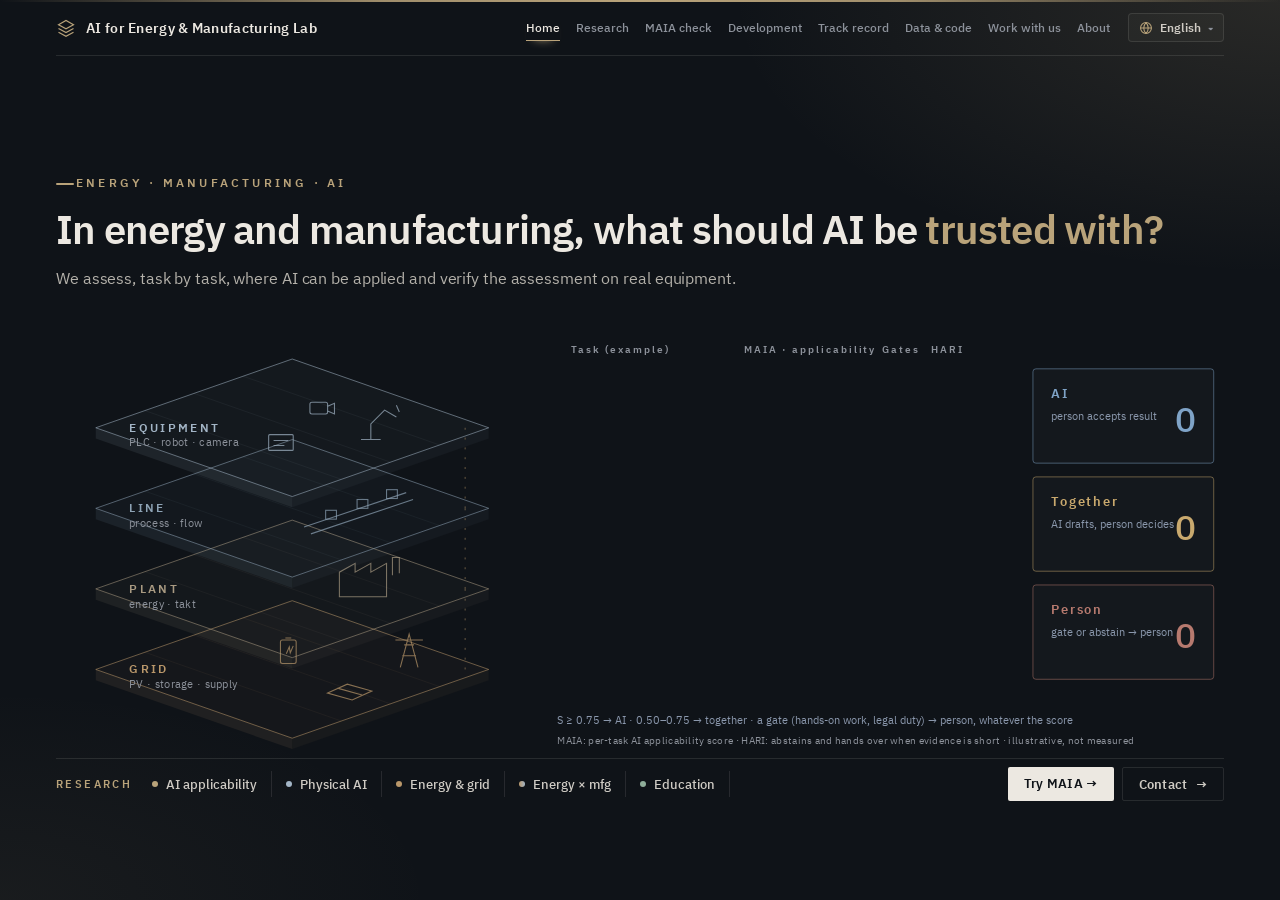
<file: index.html>
<!doctype html>
<html data-published="2026-11-27" lang="ko">
<head>
<meta charset="utf-8">
<meta name="viewport" content="width=device-width, initial-scale=1">
<title>AI for Energy &amp; Manufacturing Lab</title>
<!-- seo -->
<meta name="description" content="AI for Energy &amp; Manufacturing Lab, Korea Polytechnics (Daegu). We decide, task by task, what AI should take on in energy and manufacturing sites and verify it on real equipment: papers, open data and code, and the MAIA task-allocation check.">
<link rel="canonical" href="https://changhanahn.github.io/maia-lab/">
<meta property="og:type" content="website">
<meta property="og:site_name" content="AI for Energy &amp; Manufacturing Lab">
<meta property="og:title" content="AI for Energy &amp; Manufacturing Lab">
<meta property="og:description" content="AI for Energy &amp; Manufacturing Lab, Korea Polytechnics (Daegu). We decide, task by task, what AI should take on in energy and manufacturing sites and verify it on real equipment: papers, open data and code, and the MAIA task-allocation check.">
<meta property="og:url" content="https://changhanahn.github.io/maia-lab/">
<meta property="og:image" content="https://changhanahn.github.io/maia-lab/media/og-card.jpg">
<meta property="og:image:width" content="1200">
<meta property="og:image:height" content="630">
<meta property="og:image:alt" content="AI for Energy &amp; Manufacturing Lab">
<meta name="twitter:card" content="summary_large_image">
<meta name="google-site-verification" content="6X3WWZYkcC0WiGVKw4eWOsg2EtBt5lNPonpTn6M_2-s">
<link rel="stylesheet" href="https://fonts.googleapis.com/css2?family=IBM+Plex+Sans+KR:wght@400;500;600;700&family=IBM+Plex+Mono:wght@400;500&display=swap" media="print" onload="this.media='all'">
<link rel="stylesheet" href="assets/site.css?v=20261024a">
<style>
.head{position:absolute;left:56px;top:84px;width:1168px}
h1{margin:14px 0 0;font-family:var(--head);font-size:40px;line-height:1.2;letter-spacing:-.8px;font-weight:600}
h1 em{font-style:normal;color:var(--brass)}
.sub{margin:14px 0 0;font-size:16px;color:#b4b1aa;letter-spacing:-.1px}
#anim{position:absolute;left:56px;top:214px;width:1168px;height:446px}
.plate{opacity:0;transform:translateY(-26px);transition:opacity .7s ease,transform .7s cubic-bezier(.2,.8,.2,1)}
.plate.on{opacity:1;transform:none}
.plabel{font-size:12px;font-weight:600;letter-spacing:2.4px}
.psub{font-size:11px;fill:var(--mute);letter-spacing:.3px}
.dot{opacity:0;transform-box:fill-box;transform-origin:center;transform:scale(0);transition:all .45s cubic-bezier(.3,1.6,.5,1)}
.dot.on{opacity:1;transform:scale(1)}
.halo{display:none}
@keyframes halo{0%{transform:scale(.6);opacity:.9}100%{transform:scale(2.4);opacity:0}}
.conn{fill:none;stroke-width:1;opacity:.55;transition:stroke-dashoffset .9s ease}
.row{opacity:0;transform:translateX(18px);transition:opacity .45s ease,transform .45s ease}
.row.on{opacity:1;transform:none}
.row.done{opacity:.38;transition:opacity .6s ease}
.rbg{fill:rgba(236,232,225,.02);stroke:rgba(236,232,225,.09)}
.rlabel{font-size:14px;font-weight:500;fill:var(--txt)}
.bar{transform-box:fill-box;transform-origin:50% 100%;transform:scaleY(0);transition:transform .7s cubic-bezier(.2,.8,.2,1)}
.row.score .bar{transform:scaleY(1)}
.snum{font-family:var(--mono);font-size:14px;font-weight:500;fill:#ece8e1}
.gate{fill:none;stroke:rgba(236,232,225,.25);transition:fill .4s,stroke .4s}
.gate.ok{fill:none;stroke:#8fae9a}
.gate.fire{fill:#b77a6f;stroke:#b77a6f}
.hb{opacity:0;transition:opacity .35s}
.row.hari .hb{opacity:1}
.vstripe{opacity:0;transition:opacity .4s}
.row.verdict .vstripe{opacity:1}
.hdr{font-size:10.5px;font-weight:600;letter-spacing:2px;fill:var(--mute)}
.beam{opacity:0;transition:opacity .4s}
.beam.on{opacity:1}
.bin{fill:rgba(236,232,225,.02);stroke-width:1}
.binlabel{font-size:13px;font-weight:600;letter-spacing:2px}
.bincount{font-size:36px;font-weight:500;font-family:var(--head)}
.cap{opacity:0;transition:opacity 1.2s}
.cap.on{opacity:1}
.demo{font-size:10.5px;fill:var(--mute);letter-spacing:.3px}
.flow{stroke-dasharray:2 8;animation:flow 3s linear infinite}
@keyframes flow{to{stroke-dashoffset:-20}}
.strip{position:absolute;left:56px;right:56px;bottom:12px;height:40px;display:flex;align-items:center;gap:10px;border-top:1px solid var(--line);padding-top:10px}
.strip .sk{font-size:10.5px;font-weight:600;letter-spacing:2.4px;color:var(--brass);margin-right:10px;white-space:nowrap}
.br{display:flex;align-items:center;gap:8px;font-size:12.5px;font-weight:500;padding:4px 14px 4px 0;margin-right:4px;color:#cfcbc4;white-space:nowrap;border-right:1px solid var(--line)}
.br i{width:6px;height:6px;border-radius:50%}
.strip .go{margin-left:auto;display:flex;gap:8px}
.strip .go a{font-size:12.5px;font-weight:600;border-radius:2px;padding:7px 16px;white-space:nowrap;letter-spacing:.3px}
.strip .go .m{background:#ece8e1;color:#0f1318}
.strip .go .o{border:1px solid var(--line);color:#cfcbc4;display:flex;align-items:center;gap:8px}
/* phones: the allocation animation is unreadable at phone width; keep the text and links */
@media (max-width:900px),(max-height:500px){
  #anim{display:none}
  h1{font-size:30px;letter-spacing:-.5px}
  .sub{font-size:15px;line-height:1.6}
  .strip{flex-direction:column;align-items:stretch;gap:0;padding-top:14px}
  .strip .sk{margin:0 0 4px;padding:9px 0}
  .br{border-right:0;border-bottom:1px solid var(--line);padding:13px 0;margin:0;font-size:14.5px}
  .strip .go{margin:18px 0 0;flex-direction:column}
  .strip .go a{justify-content:center;text-align:center;padding:13px 16px;font-size:14px}
}
</style>
</head>
<body data-page="home">
<div class="stage" id="stage"><div class="page" id="page">

  <div class="head">
    <div class="kicker" data-ko="에너지 · 제조 · AI" data-en="ENERGY · MANUFACTURING · AI">에너지 · 제조 · AI</div>
    <h1 data-ko="에너지·제조 현장에서 AI에 무엇을, <em>어디까지</em> 맡길까" data-en="In energy and manufacturing, what should AI be <em>trusted with?</em>">에너지·제조 현장에서 AI에 무엇을, <em>어디까지</em> 맡길까</h1>
    <p class="sub" data-ko="작업 단위로 AI 적용 범위를 진단하고, 그 결과를 실제 설비에서 검증합니다." data-en="We assess, task by task, where AI can be applied and verify the assessment on real equipment.">작업 단위로 AI 적용 범위를 진단하고, 그 결과를 실제 설비에서 검증합니다.</p>
  </div>

  <svg id="anim" viewBox="0 0 1168 454">
    <defs>
      <filter id="glow" x="-50%" y="-50%" width="200%" height="200%"><feGaussianBlur stdDeviation="3.4" result="b"/><feMerge><feMergeNode in="b"/><feMergeNode in="SourceGraphic"/></feMerge></filter>
      <linearGradient id="beamM" x1="0" x2="0" y1="0" y2="1"><stop offset="0" stop-color="#a78bfa" stop-opacity="0"/><stop offset=".5" stop-color="#a78bfa" stop-opacity=".55"/><stop offset="1" stop-color="#a78bfa" stop-opacity="0"/></linearGradient>
      <linearGradient id="beamH" x1="0" x2="0" y1="0" y2="1"><stop offset="0" stop-color="#34d399" stop-opacity="0"/><stop offset=".5" stop-color="#34d399" stop-opacity=".55"/><stop offset="1" stop-color="#34d399" stop-opacity="0"/></linearGradient>
    </defs>
    <g id="stack"></g>
    <g id="conns"></g>
    <g id="table"></g>
    <g id="bins"></g>
    <g id="fly"></g>
    <g class="cap" id="cap">
      <line x1="30" y1="34" x2="62" y2="34" stroke="#b9a37a"/>
      <text x="74" y="39" font-size="17" font-weight="500" fill="#ece8e1" data-ko="배분 결과(예시): AI 2건 · 협업 2건 · 사람 2건" data-en="Allocation (example): AI 2 · together 2 · person 2">배분 결과(예시): AI 2건 · 협업 2건 · 사람 2건</text>
    </g>
  </svg>

  <div class="strip">
    <a class="sk" href="map.html" data-ko="연구 분야" data-en="RESEARCH">연구 분야</a>
    <a class="br area-entry" data-area="A" href="research-ai.html"><i></i><span></span></a>
    <a class="br area-entry" data-area="B" href="research-manufacturing.html"><i></i><span></span></a>
    <a class="br area-entry" data-area="C" href="research-energy.html"><i></i><span></span></a>
    <a class="br area-entry" data-area="D" href="research-energy-manufacturing.html"><i></i><span></span></a>
    <a class="br area-entry" data-area="E" href="research-education.html"><i></i><span></span></a>
    <span class="go">
      <a class="m" href="maia.html" data-ko="MAIA 진단 해 보기 →" data-en="Try MAIA →">MAIA 진단 해 보기 →</a>
      <a class="o" href="work.html"><span data-ko="문의하기" data-en="Contact">문의하기</span> →</a>
    </span>
  </div>

</div></div>
<script src="assets/research.js?v=20261031a"></script>
<script src="assets/i18n.js?v=20261031a"></script>
<script src="assets/site.js?v=20261031a"></script>
<script>
(function(){
const NS='http://www.w3.org/2000/svg',L=window.LAB;
function el(tag,attrs,parent){const e=document.createElementNS(NS,tag);for(const k in attrs)e.setAttribute(k,attrs[k]);if(parent)parent.appendChild(e);return e}

/* ---------- layer stack: energy (grid, plant) under manufacturing (line, equipment) ---------- */
const CX=230,W=400,H=140,TH=11;
const LAYERS=[
  {id:'grid',cy:372,c:'#b9976a',ko:'계통',en:'GRID',sko:'PV · ESS · 수급',sen:'PV · storage · supply'},
  {id:'plant',cy:290,c:'#a99a82',ko:'공장',en:'PLANT',sko:'에너지 · 택트',sen:'energy · takt'},
  {id:'line',cy:208,c:'#8ea3b5',ko:'라인',en:'LINE',sko:'공정 · 흐름',sen:'process · flow'},
  {id:'eq',cy:126,c:'#a3b5c6',ko:'설비',en:'EQUIPMENT',sko:'PLC · 로봇 · 카메라',sen:'PLC · robot · camera'}
];
const stack=document.getElementById('stack'),plates={};
LAYERS.forEach(Ly=>{
  const g=el('g',{class:'plate'},stack),x0=CX-W/2,x1=CX+W/2,cy=Ly.cy;
  el('polygon',{points:`${x0},${cy} ${CX},${cy+H/2} ${CX},${cy+H/2+TH} ${x0},${cy+TH}`,fill:Ly.c,'fill-opacity':.1},g);
  el('polygon',{points:`${CX},${cy+H/2} ${x1},${cy} ${x1},${cy+TH} ${CX},${cy+H/2+TH}`,fill:Ly.c,'fill-opacity':.05},g);
  el('polygon',{points:`${CX},${cy-H/2} ${x1},${cy} ${CX},${cy+H/2} ${x0},${cy}`,fill:Ly.c,'fill-opacity':.035,stroke:Ly.c,'stroke-opacity':.55,'stroke-width':1},g);
  for(let k=1;k<4;k++){const f=k/4;el('line',{x1:x0+(CX-x0)*f,y1:cy-(H/2)*f,x2:CX+(x1-CX)*f,y2:cy+(H/2)*(1-f),stroke:Ly.c,'stroke-opacity':.07},g)}
  const lb=el('text',{x:x0+34,y:cy+4,class:'plabel',fill:Ly.c},g);lb.dataset.ko=Ly.ko;lb.dataset.en=Ly.en;
  const sb=el('text',{x:x0+34,y:cy+19,class:'psub'},g);sb.dataset.ko=Ly.sko;sb.dataset.en=Ly.sen;
  icon(Ly.id,g,Ly.c,cy);plates[Ly.id]={g,cy,c:Ly.c};
});
const flowG=el('g',{opacity:.55},stack);
[[CX+176,372,290],[CX+176,290,208],[CX+176,208,126]].forEach(([x,a,b])=>el('line',{x1:x,y1:a,x2:x,y2:b,stroke:'#b9976a','stroke-width':1,class:'flow'},flowG));
function icon(id,g,c,cy){
  const s={stroke:c,'stroke-width':1.1,fill:'none','stroke-opacity':.7};
  if(id==='grid'){
    el('path',Object.assign({d:`M${CX+110} ${cy-2} l9 -34 l9 34 M${CX+112} ${cy-14} h14 M${CX+114} ${cy-25} h10 M${CX+105} ${cy-30} h28`},s),g);
    el('path',Object.assign({d:`M${CX+36} ${cy+24} l20 -9 l25 7 l-20 9 z M${CX+46} ${cy+19} l25 7`},s),g);
    el('rect',Object.assign({x:CX-12,y:cy-30,width:16,height:24,rx:2},s),g);el('path',Object.assign({d:`M${CX-7} ${cy-32} h6 M${CX-6} ${cy-16} l3 -7 l1 6 l3 -7`},s),g);
  }else if(id==='plant'){
    el('path',Object.assign({d:`M${CX+48} ${cy+8} v-25 l16 -9 v9 l16 -9 v9 l16 -9 v34 z M${CX+102} ${cy-14} v-18 h7 v16`},s),g);
  }else if(id==='line'){
    el('path',Object.assign({d:`M${CX+12} ${cy+19} l104 -35 M${CX+19} ${cy+26} l104 -35`},s),g);
    [[34,9],[66,-2],[96,-12]].forEach(([dx,dy])=>el('rect',Object.assign({x:CX+dx,y:cy+dy-7,width:11,height:9},s),g));
  }else{
    el('path',Object.assign({d:`M${CX+70} ${cy+12} h20 M${CX+80} ${cy+12} v-16 l14 -14 l12 7 M${CX+106} ${cy-23} l3 7`},s),g);
    el('rect',Object.assign({x:CX+18,y:cy-26,width:18,height:12,rx:2},s),g);el('path',Object.assign({d:`M${CX+36} ${cy-22} l7 -3 v11 l-7 -3`},s),g);
    el('rect',Object.assign({x:CX-24,y:cy+7,width:25,height:16,rx:1},s),g);el('path',Object.assign({d:`M${CX-19} ${cy+13} h15 M${CX-19} ${cy+18} h11`},s),g);
  }
}

/* ---------- tasks (illustrative; MAIA v1.1: S = mean(C1,C2,C3,C4,C6); gates HG-1/2/3) ---------- */
const TASKS=[
  {ko:'외관 검사 판정',en:'Visual inspection call',L:'eq',dx:84,dy:-4,c:[.8,.8,.7,.8,.8],g:[0,0,0],h:'ok'},
  {ko:'PLC 로그 대조',en:'PLC log conformance',L:'line',dx:-66,dy:8,c:[.9,.8,.9,.9,.7],g:[0,0,0],h:'ok'},
  {ko:'15분 전력 계획',en:'15-min power plan',L:'grid',dx:-80,dy:10,c:[.6,.7,.8,.6,.5],g:[0,0,0],h:'un'},
  {ko:'불량 원인 분석',en:'Defect root cause',L:'line',dx:66,dy:12,c:[.5,.6,.6,.5,.5],g:[0,0,0],h:'ok'},
  {ko:'센서 결선',en:'Sensor wiring',L:'eq',dx:-18,dy:28,c:[.6,.7,.6,.4,.6],g:[1,0,0],h:'ab'},
  {ko:'안전 정지 최종 승인',en:'Safety-stop sign-off',L:'plant',dx:-46,dy:-16,c:[.5,.5,.6,.5,.4],g:[0,0,1],h:'ab'}
];
TASKS.forEach(t=>{t.S=t.c.reduce((a,b)=>a+b,0)/5;t.v=t.g.some(Boolean)?'hu':t.S>=.75?'ai':t.S>=.5?'co':'hu'});
const VC={ai:'#7fa3c7',co:'#c9a96e',hu:'#b77a6f'};
const VL={ai:['AI','AI'],co:['협업','Together'],hu:['사람','Person']};

const conns=document.getElementById('conns'),table=document.getElementById('table'),bins=document.getElementById('bins'),fly=document.getElementById('fly');
const RX=500,RW=440,RY0=66,RH=46,RG=58;
[['작업 (예시)','Task (example)',RX+14],['MAIA · 적용성 점수','MAIA · applicability',RX+190],['관문','Gates',RX+330],['HARI','HARI',RX+380]].forEach(([ko,en,x])=>{const t=el('text',{x,y:RY0-16,class:'hdr'},table);t.dataset.ko=ko;t.dataset.en=en});
const beamM=el('rect',{x:RX+180,y:RY0-12,width:144,height:1.5,fill:'#b9a37a',class:'beam'},table);
const beamH=el('rect',{x:RX+372,y:RY0-12,width:66,height:1.5,fill:'#8fae9a',class:'beam'},table);
TASKS.forEach((t,i)=>{
  const P=plates[t.L];t.px=CX+t.dx;t.py=P.cy+t.dy;
  const d=el('g',{class:'dot'},stack);
  t.halo=el('circle',{cx:t.px,cy:t.py,r:7,fill:'none',stroke:'#fff','stroke-opacity':.7,class:'halo'},d);
  t.core=el('circle',{cx:t.px,cy:t.py,r:4,fill:'#ece8e1'},d);
  t.mark=el('text',{x:t.px,y:t.py-10,'text-anchor':'middle','font-size':10,'font-weight':600,'letter-spacing':1,fill:'#ece8e1',opacity:0},d);
  t.dot=d;
  const y=RY0+i*RG;t.ry=y;
  const p=el('path',{d:`M${t.px} ${t.py} C ${t.px+160} ${t.py}, ${RX-110} ${y+RH/2}, ${RX} ${y+RH/2}`,class:'conn',stroke:P.c},conns);
  const len=p.getTotalLength();p.style.strokeDasharray=len;p.style.strokeDashoffset=len;t.conn=p;t.len=len;
  const r=el('g',{class:'row'},table);t.row=r;
  el('rect',{x:RX,y,width:RW,height:RH,rx:3,class:'rbg'},r);
  el('rect',{x:RX,y,width:3,height:RH,fill:VC[t.v],class:'vstripe'},r);
  const lb=el('text',{x:RX+16,y:y+28,class:'rlabel'},r);lb.dataset.ko=t.ko;lb.dataset.en=t.en;
  t.c.forEach((v,j)=>{el('rect',{x:RX+190+j*15,y:y+10,width:11,height:26,rx:2,fill:'rgba(236,232,225,.07)'},r);el('rect',{x:RX+190+j*15,y:y+10+26*(1-v),width:11,height:26*v,rx:1,fill:'#b9a37a',class:'bar',style:`transition-delay:${j*70}ms`},r)});
  t.snum=el('text',{x:RX+272,y:y+29,class:'snum'},r);t.snum.textContent='0.00';
  t.gates=[0,1,2].map(k=>el('circle',{cx:RX+334+k*16,cy:y+23,r:5.5,class:'gate'},r));
  const hc=t.h==='ok'?'#8fae9a':t.h==='ab'?'#b77a6f':'#8d929b';
  const hb=el('g',{class:'hb'},r);
  el('rect',{x:RX+378,y:y+12,width:56,height:22,rx:2,fill:'none',stroke:hc,'stroke-opacity':.7},hb);
  const ht=el('text',{x:RX+406,y:y+27,'text-anchor':'middle','font-size':11,'font-weight':500,fill:hc},hb);
  ht.dataset.ko=t.h==='ok'?'적격':t.h==='ab'?'기권':'미정';ht.dataset.en=t.h==='ok'?'eligible':t.h==='ab'?'abstain':'undecided';
});
// bins, stacked on the right
const BX=984,BW=184,BH=96,BG=14,BY0=RY0;const binInfo={};
['ai','co','hu'].forEach((k,i)=>{
  const y=BY0+i*(BH+BG),g=el('g',{},bins);
  el('rect',{x:BX,y,width:BW,height:BH,rx:3,class:'bin',stroke:VC[k],'stroke-opacity':.5},g);
  const t=el('text',{x:BX+18,y:y+30,class:'binlabel',fill:VC[k]},g);t.dataset.ko=VL[k][0];t.dataset.en=VL[k][1];
  const sub=el('text',{x:BX+18,y:y+52,'font-size':11,fill:'#8b98ad'},g);
  sub.dataset.ko=k==='ai'?'사람이 최종 승인':k==='co'?'AI 초안 · 사람 결정':'관문·기권 → 사람';
  sub.dataset.en=k==='ai'?'person accepts result':k==='co'?'AI drafts, person decides':'gate or abstain → person';
  const n=el('text',{x:BX+BW-18,y:y+64,'text-anchor':'end',class:'bincount',fill:VC[k]},g);n.textContent='0';
  binInfo[k]={x:BX+BW/2,y:y+BH/2,n,count:0};
});
const lg=el('text',{x:RX,y:RY0+6*RG+14,'font-size':11.5,fill:'#8b98ad'},bins);
lg.dataset.ko='점수 S ≥ 0.75 → AI · 0.50~0.75 → 협업 · 관문(손 작업·법적 책임)이 걸리면 점수와 무관하게 사람';
lg.dataset.en='S ≥ 0.75 → AI · 0.50–0.75 → together · a gate (hands-on work, legal duty) → person, whatever the score';
const demo=el('text',{x:RX,y:RY0+6*RG+34,class:'demo'},bins);
demo.dataset.ko='MAIA: 작업별 AI 적용성 점수 · HARI: 근거가 모자라면 판정하지 않고(기권) 사람에게 넘김 · 예시 값, 실측 아님';
demo.dataset.en='MAIA: per-task AI applicability score · HARI: abstains and hands over when evidence is short · illustrative, not measured';

/* ---------- timeline (24 s loop) ---------- */
let timers=[];
const at=(ms,fn)=>timers.push(setTimeout(fn,ms));
function reset(){
  timers.forEach(clearTimeout);timers=[];
  document.querySelectorAll('.plate,.dot,.row,.beam,#cap').forEach(e=>e.classList.remove('on','score','hari','verdict','done'));
  TASKS.forEach(t=>{t.conn.style.transition='none';t.conn.style.strokeDashoffset=t.len;t.conn.getBoundingClientRect();t.conn.style.transition='';t.snum.textContent='0.00';t.gates.forEach(g=>g.setAttribute('class','gate'));t.core.setAttribute('fill','#fff');t.halo.setAttribute('stroke','#fff');t.mark.setAttribute('opacity',0);t.conn.style.opacity=.75;t.conn.setAttribute('stroke',plates[t.L].c)});
  for(const k in binInfo){binInfo[k].count=0;binInfo[k].n.textContent='0'}
  fly.innerHTML='';
}
function run(){
  reset();
  document.querySelectorAll('.plate').forEach((p,i)=>at(300+i*550,()=>p.classList.add('on')));
  TASKS.forEach((t,i)=>at(2800+i*140,()=>t.dot.classList.add('on')));
  at(4000,()=>{beamM.classList.add('on');beamH.classList.add('on');sweep()});
  TASKS.forEach((t,i)=>{
    const t0=4100+i*900;
    at(t0,()=>{t.conn.style.strokeDashoffset=0});
    at(t0+350,()=>t.row.classList.add('on'));
    at(t0+550,()=>{t.row.classList.add('score');L.count(t.snum,t.S,700,v=>v.toFixed(2))});
    at(t0+1150,()=>t.gates.forEach((g,k)=>g.setAttribute('class','gate '+(t.g[k]?'fire':'ok'))));
    at(t0+1300,()=>t.row.classList.add('hari'));
  });
  at(10200,()=>{beamM.classList.remove('on');beamH.classList.remove('on')});
  TASKS.forEach((t,i)=>at(10500+i*180,()=>t.row.classList.add('verdict')));
  TASKS.forEach((t,i)=>at(12200+i*520,()=>flyTo(t)));
  at(16200,()=>document.getElementById('cap').classList.add('on'));
  at(22500,()=>{document.querySelectorAll('.plate,.dot,.row,#cap').forEach(e=>e.classList.remove('on'));TASKS.forEach(t=>t.conn.style.opacity=0)});
  at(23600,run);
}
function sweep(){
  const t0=performance.now(),dur=6000,y0=RY0-4,y1=RY0+5*RG+RH+4;
  (function f(n){const k=Math.min(1,(n-t0)/dur);const y=y0+(y1-y0)*k;beamM.setAttribute('y',y);beamH.setAttribute('y',y);if(k<1)requestAnimationFrame(f)})(t0);
}
function flyTo(t){
  const b=binInfo[t.v],sx=RX+RW-14,sy=t.ry+RH/2;
  const c=el('circle',{cx:0,cy:0,r:4.5,fill:VC[t.v]},fly);
  c.animate([{transform:`translate(${sx}px,${sy}px)`},{transform:`translate(${(sx+b.x)/2}px,${(sy+b.y)/2-30}px)`,offset:.5},{transform:`translate(${b.x}px,${b.y}px)`}],{duration:900,easing:'cubic-bezier(.4,0,.2,1)',fill:'forwards'});
  setTimeout(()=>{c.remove();b.count++;b.n.textContent=b.count;t.row.classList.add('done');
    t.core.setAttribute('fill',VC[t.v]);t.halo.setAttribute('stroke',VC[t.v]);t.mark.textContent=t.v==='ai'?'AI':L.T(t.v==='co'?'협업':'사람',t.v==='co'?'AI+P':'P');t.mark.setAttribute('fill',VC[t.v]);t.mark.setAttribute('opacity',1);
    t.conn.setAttribute('stroke',VC[t.v]);t.conn.style.opacity=.3},910);
}
run();
})();
</script>
</body>
</html>
</file>
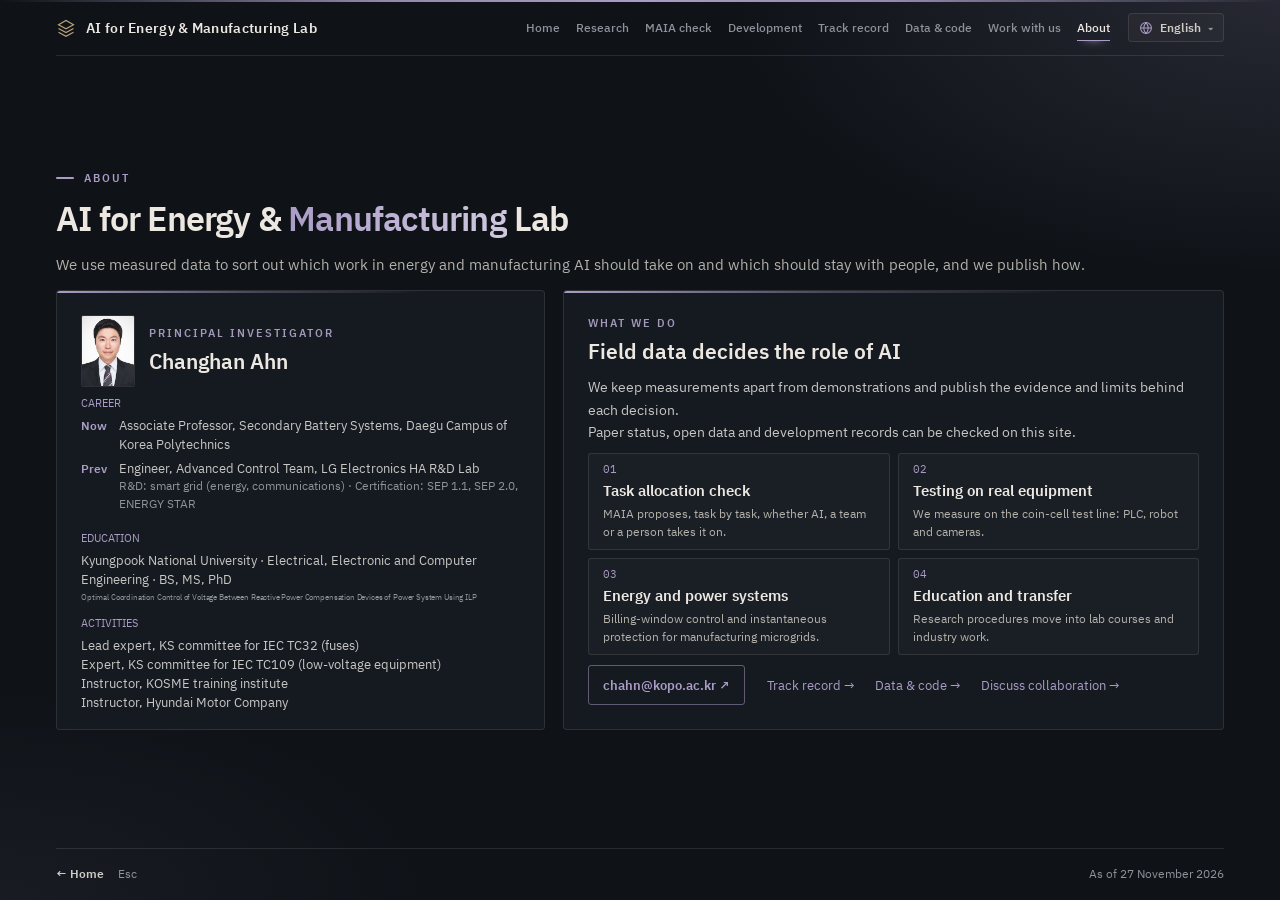
<file: about.html>
<!doctype html>
<html data-published="2026-11-27" lang="ko">
<head>
<meta charset="utf-8">
<meta name="viewport" content="width=device-width, initial-scale=1">
<title>About — AI for Energy &amp; Manufacturing Lab</title>
<!-- seo -->
<meta name="description" content="AI for Energy &amp; Manufacturing Lab, Korea Polytechnics (Daegu). We decide, task by task, what AI should take on in energy and manufacturing sites and verify it on real equipment: papers, open data and code, and the MAIA task-allocation check.">
<link rel="canonical" href="https://changhanahn.github.io/maia-lab/about.html">
<meta property="og:type" content="website">
<meta property="og:site_name" content="AI for Energy &amp; Manufacturing Lab">
<meta property="og:title" content="About — AI for Energy &amp; Manufacturing Lab">
<meta property="og:description" content="AI for Energy &amp; Manufacturing Lab, Korea Polytechnics (Daegu). We decide, task by task, what AI should take on in energy and manufacturing sites and verify it on real equipment: papers, open data and code, and the MAIA task-allocation check.">
<meta property="og:url" content="https://changhanahn.github.io/maia-lab/about.html">
<meta property="og:image" content="https://changhanahn.github.io/maia-lab/media/og-card.jpg">
<meta property="og:image:width" content="1200">
<meta property="og:image:height" content="630">
<meta property="og:image:alt" content="AI for Energy &amp; Manufacturing Lab">
<meta name="twitter:card" content="summary_large_image">
<link rel="stylesheet" href="https://fonts.googleapis.com/css2?family=IBM+Plex+Sans+KR:wght@400;500;600;700&family=IBM+Plex+Mono:wght@400;500&display=swap" media="print" onload="this.media='all'">
<link rel="stylesheet" href="assets/site.css?v=20261024a">
<style>
/* PI card: three facts, career split into current and former */
.info-grid .card:first-child h3{margin:6px 0 14px}
.pi-head{display:flex;align-items:center;gap:14px;margin-bottom:8px}
.pi-head h3{margin:6px 0 0!important}
.pi-photo{width:54px;height:72px;object-fit:cover;border:1px solid var(--line);border-radius:2px;flex:none;filter:saturate(.9)}
.info-grid .card:first-child .facts{gap:22px}
.info-grid .card:first-child .facts dt{margin-bottom:5px}
.info-grid .card:first-child .facts dd{font-size:13.5px;line-height:1.6;word-break:keep-all}
.facts .cr{display:grid;grid-template-columns:32px 1fr;gap:6px;margin-bottom:9px}
.facts .cr:last-child{margin-bottom:0}
/* English runs longer (thesis title, role names): tighter rhythm keeps the card on one screen */
html[lang="en"] .info-grid .card:first-child .facts{gap:12px}
html[lang="en"] .info-grid .card:first-child .facts dd{font-size:12.5px;line-height:1.5}
html[lang="en"] .facts .cr{margin-bottom:5px}
html[lang="en"] .info-grid .card:first-child h3{margin:4px 0 10px}
html[lang="en"] .dogrid a{padding:8px 14px}
html[lang="en"] .do .say{margin-bottom:10px}
.facts .cr b{font-weight:600;color:var(--acc);font-size:12px;line-height:1.65}
.facts .cr small{display:block;font-size:12px;color:var(--mute)}
/* what the lab does: statement, four lines of work, contact */
.info-grid .card.do{display:flex;flex-direction:column}
.info-grid .card.do h3{margin:6px 0 10px}
.do .say{font-size:13.5px;line-height:1.65;color:#c8c7c4;margin:0 0 12px}
.dogrid{flex:1 1 auto;min-height:0;display:grid;grid-template-columns:1fr 1fr;gap:8px;margin-bottom:12px}
.dogrid a{display:flex;flex-direction:column;gap:4px;padding:10px 14px;border:1px solid var(--line);border-radius:3px;background:rgba(236,232,225,.025);transition:border-color .25s,background .25s}
.dogrid a:hover,.dogrid a:focus-visible{outline:none;border-color:color-mix(in srgb,var(--acc) 55%,transparent);background:color-mix(in srgb,var(--acc) 7%,transparent)}
.dogrid small{font:11px var(--mono);color:var(--acc)}
html[lang="ko"] .dogrid span{word-break:keep-all}
.dogrid strong{font-size:14.5px;font-weight:600;color:var(--txt)}
.dogrid span{font-size:12px;line-height:1.5;color:#b4b1aa}
.do .bottom{display:flex;align-items:center;gap:22px}
.do .bottom .info-links{margin-top:0}
.facts .th{display:block;white-space:nowrap;font-size:13px;letter-spacing:-.2px;color:var(--mute);margin-top:2px}
.info-grid>.card,.facts>div,.facts dd{min-width:0}
html[lang="en"] .facts .th{font-size:9.6px;letter-spacing:-.15px}
/* phones: the thesis title wraps instead of shrinking to one line */
@media (max-width:900px),(max-height:500px){
  .facts .th,html[lang="en"] .facts .th{white-space:normal;word-break:normal;font-size:12.5px!important;letter-spacing:0}
  /* the mail button and the three links do not fit one 360 px row in English */
  .do .bottom{flex-wrap:wrap;row-gap:12px}
}
</style>
</head>
<body data-page="about">
<div class="stage" id="stage"><div class="page" id="page">
  <div class="info-head">
    <div class="ck" data-ko="소개" data-en="ABOUT">소개</div>
    <h1 class="h2" data-ko="AI for Energy &amp;amp; <em>Manufacturing</em> Lab" data-en="AI for Energy &amp;amp; <em>Manufacturing</em> Lab" data-ja="AI for Energy &amp;amp; <em>Manufacturing</em> Lab" data-zh="AI for Energy &amp;amp; <em>Manufacturing</em> Lab">AI for Energy &amp; <em>Manufacturing</em> Lab</h1>
    <p class="lead" data-ko="에너지·제조 현장에서 AI가 맡을 일과 사람이 맡을 일을 실측 자료로 가려내고, 그 방법을 공개합니다." data-en="We use measured data to sort out which work in energy and manufacturing AI should take on and which should stay with people, and we publish how.">에너지·제조 현장에서 AI가 맡을 일과 사람이 맡을 일을 실측 자료로 가려내고, 그 방법을 공개합니다.</p>
  </div>
  <div class="info-grid">
    <section class="card rise">
      <div class="pi-head"><img class="pi-photo" src="media/pi-ahn.jpg" width="54" height="72" alt="Changhan Ahn"><div>
      <div class="ck" data-ko="연구책임자" data-en="PRINCIPAL INVESTIGATOR">연구책임자</div>
      <h3 data-ko="안창한" data-en="Changhan Ahn">안창한</h3></div></div>
      <dl class="facts">
        <div><dt data-ko="경력" data-en="CAREER" data-ja="経歴" data-zh="经历">경력</dt><dd><div class="cr"><b data-ko="現" data-en="Now" data-ja="現" data-zh="现">現</b><div><span data-ko="한국폴리텍대학 대구캠퍼스 이차전지시스템과 부교수" data-en="Associate Professor, Secondary Battery Systems, Daegu Campus of Korea Polytechnics" data-ja="韓国ポリテク大学 大邱キャンパス 二次電池システム科 准教授" data-zh="韩国理工大学 大邱校区 二次电池系统系 副教授">한국폴리텍대학 대구캠퍼스 이차전지시스템과 부교수</span></div></div><div class="cr"><b data-ko="前" data-en="Prev" data-ja="前" data-zh="前">前</b><div><span data-ko="LG전자 HA연구소 선행제어연구팀 엔지니어" data-en="Engineer, Advanced Control Team, LG Electronics HA R&amp;D Lab" data-ja="LG電子 HA研究所 先行制御研究チーム エンジニア" data-zh="LG电子 HA研究所 先行控制研究组 工程师">LG전자 HA연구소 선행제어연구팀 엔지니어</span><small data-ko="연구개발: 스마트그리드(에너지, 통신) · 인증: SEP 1.1, SEP 2.0, ENERGY STAR" data-en="R&amp;D: smart grid (energy, communications) · Certification: SEP 1.1, SEP 2.0, ENERGY STAR" data-ja="研究開発: スマートグリッド（エネルギー、通信） · 認証: SEP 1.1、SEP 2.0、ENERGY STAR" data-zh="研发: 智能电网（能源、通信） · 认证: SEP 1.1、SEP 2.0、ENERGY STAR">연구개발: 스마트그리드(에너지, 통신) · 인증: SEP 1.1, SEP 2.0, ENERGY STAR</small></div></div></dd></div>
        <div><dt data-ko="학력" data-en="EDUCATION" data-ja="学歴" data-zh="学历">학력</dt><dd><span data-ko="경북대학교 전자전기컴퓨터 학사·석사·박사" data-en="Kyungpook National University · Electrical, Electronic and Computer Engineering · BS, MS, PhD" data-ja="慶北大学校 電子電気コンピュータ 学士・修士・博士" data-zh="庆北大学 电子电气计算机 学士·硕士·博士">경북대학교 전자전기컴퓨터 학사·석사·박사</span><span class="th" data-ko="「정수선형계획법을 이용한 전력계통 무효전력보상장치의 최적협조제어」" data-en="Optimal Coordination Control of Voltage Between Reactive Power Compensation Devices of Power System Using ILP" data-ja="「整数線形計画法を用いた電力系統無効電力補償装置の最適協調制御」" data-zh="《基于整数线性规划的电力系统无功补偿装置最优协调控制》">「정수선형계획법을 이용한 전력계통 무효전력보상장치의 최적협조제어」</span></dd></div>
        <div><dt data-ko="대외활동" data-en="ACTIVITIES" data-ja="対外活動" data-zh="对外活动">대외활동</dt><dd data-ko="산업표준심의회 IEC TC32(퓨즈류) 대표전문위원<br>산업표준심의회 IEC TC109(저압전기기기) 전문위원<br>중소벤처기업진흥공단 연수원 강사<br>현대자동차 사외강사" data-en="Lead expert, KS committee for IEC TC32 (fuses)<br>Expert, KS committee for IEC TC109 (low-voltage equipment)<br>Instructor, KOSME training institute<br>Instructor, Hyundai Motor Company" data-ja="産業標準審議会 IEC TC32（ヒューズ）代表専門委員<br>産業標準審議会 IEC TC109（低圧電気機器）専門委員<br>中小ベンチャー企業振興公団 研修院講師<br>現代自動車 社外講師" data-zh="产业标准审议会 IEC TC32（熔断器）首席专家委员<br>产业标准审议会 IEC TC109（低压电气设备）专家委员<br>中小风险企业振兴公团 研修院讲师<br>现代汽车 外聘讲师">산업표준심의회 IEC TC32(퓨즈류) 대표전문위원<br>산업표준심의회 IEC TC109(저압전기기기) 전문위원<br>중소벤처기업진흥공단 연수원 강사<br>현대자동차 사외강사</dd></div>
      </dl>
    </section>
    <section class="card rise do" style="animation-delay:.12s">
      <div class="ck" data-ko="연구실이 하는 일" data-en="WHAT WE DO">연구실이 하는 일</div>
      <h3 data-ko="현장 데이터로 AI의 역할을 정합니다" data-en="Field data decides the role of AI">현장 데이터로 AI의 역할을 정합니다</h3>
      <p class="say" data-ko="실측과 시연을 구분하고, 판단 근거와 한계를 함께 공개합니다.<br>논문 진행 상태·공개 데이터·개발 기록은 이 사이트에서 바로 확인할 수 있습니다." data-en="We keep measurements apart from demonstrations and publish the evidence and limits behind each decision.<br>Paper status, open data and development records can be checked on this site." data-ja="実測とデモを区別し、判断の根拠と限界をあわせて公開します。<br>論文の進行状況・公開データ・開発記録はこのサイトで確認できます。" data-zh="我们区分实测与演示，并同时公开判断依据与局限。<br>论文进展、公开数据和开发记录都可在本网站查看。">실측과 시연을 구분하고, 판단 근거와 한계를 함께 공개합니다.<br>논문 진행 상태·공개 데이터·개발 기록은 이 사이트에서 바로 확인할 수 있습니다.</p>
      <div class="dogrid"><a href="maia.html"><small>01</small><strong data-ko="작업 배분 진단" data-en="Task allocation check" data-ja="作業配分の診断" data-zh="任务分配诊断">작업 배분 진단</strong><span data-ko="MAIA로 작업마다 AI·협업·사람 중 누가 맡을지 제안합니다." data-en="MAIA proposes, task by task, whether AI, a team or a person takes it on." data-ja="MAIAで作業ごとにAI・協働・人のどれが担うかを提案します。" data-zh="用MAIA逐项建议由AI、协作还是人来承担。">MAIA로 작업마다 AI·협업·사람 중 누가 맡을지 제안합니다.</span></a><a href="research-manufacturing.html"><small>02</small><strong data-ko="실설비 검증" data-en="Testing on real equipment" data-ja="実設備での検証" data-zh="真实设备验证">실설비 검증</strong><span data-ko="코인셀 시험 라인의 PLC·로봇·카메라에서 직접 측정합니다." data-en="We measure on the coin-cell test line: PLC, robot and cameras." data-ja="コインセル試験ラインのPLC・ロボット・カメラで直接計測します。" data-zh="在纽扣电池试验线的PLC、机器人和相机上直接测量。">코인셀 시험 라인의 PLC·로봇·카메라에서 직접 측정합니다.</span></a><a href="research-energy.html"><small>03</small><strong data-ko="에너지·계통" data-en="Energy and power systems" data-ja="エネルギー・電力系統" data-zh="能源与电力系统">에너지·계통</strong><span data-ko="제조 마이크로그리드의 요금 구간 제어와 순간 보호를 다룹니다." data-en="Billing-window control and instantaneous protection for manufacturing microgrids." data-ja="製造マイクログリッドの料金時間帯制御と瞬時保護を扱います。" data-zh="研究制造微电网的计费时段控制与瞬时保护。">제조 마이크로그리드의 요금 구간 제어와 순간 보호를 다룹니다.</span></a><a href="research-education.html"><small>04</small><strong data-ko="교육·기술이전" data-en="Education and transfer" data-ja="教育・技術移転" data-zh="教育与技术转移">교육·기술이전</strong><span data-ko="연구 절차를 실습 과정과 기업 협업으로 옮깁니다." data-en="Research procedures move into lab courses and industry work." data-ja="研究手順を実習課程と企業との協働に移します。" data-zh="将研究流程转入实训课程和企业合作。">연구 절차를 실습 과정과 기업 협업으로 옮깁니다.</span></a></div>
      <div class="bottom"><a class="contact-link" href="mailto:chahn@kopo.ac.kr">chahn@kopo.ac.kr ↗</a><div class="info-links"><a href="record.html" data-ko="실적 →" data-en="Track record →">실적 →</a><a href="data.html" data-ko="공개 자료 →" data-en="Data &amp; code →">공개 자료 →</a><a href="work.html" data-ko="협업 문의 →" data-en="Discuss collaboration →">협업 문의 →</a></div></div>
    </section>
  </div>
  <div class="foot"><a href="index.html" data-ko="← 홈으로" data-en="← Home">← 홈으로</a><span>Esc</span><span class="r" data-asof data-ko="2026년 10월 23일 기준" data-en="As of 23 October 2026">2026년 11월 27일 기준</span></div>
</div></div>
<script src="assets/i18n.js?v=20261031a"></script>
<script src="assets/site.js?v=20261031a"></script>
<script>
// keep the thesis title on one line: shrink it until it fits its column
(()=>{const fit=()=>document.querySelectorAll('.facts .th').forEach(t=>{t.style.fontSize='';let f=parseFloat(getComputedStyle(t).fontSize);while(t.scrollWidth>t.clientWidth&&f>8){f-=.2;t.style.fontSize=f+'px'}});fit();new MutationObserver(fit).observe(document.documentElement,{attributes:true,attributeFilter:['lang']});document.fonts&&document.fonts.ready.then(fit)})();
</script>
</body>
</html>
</file>
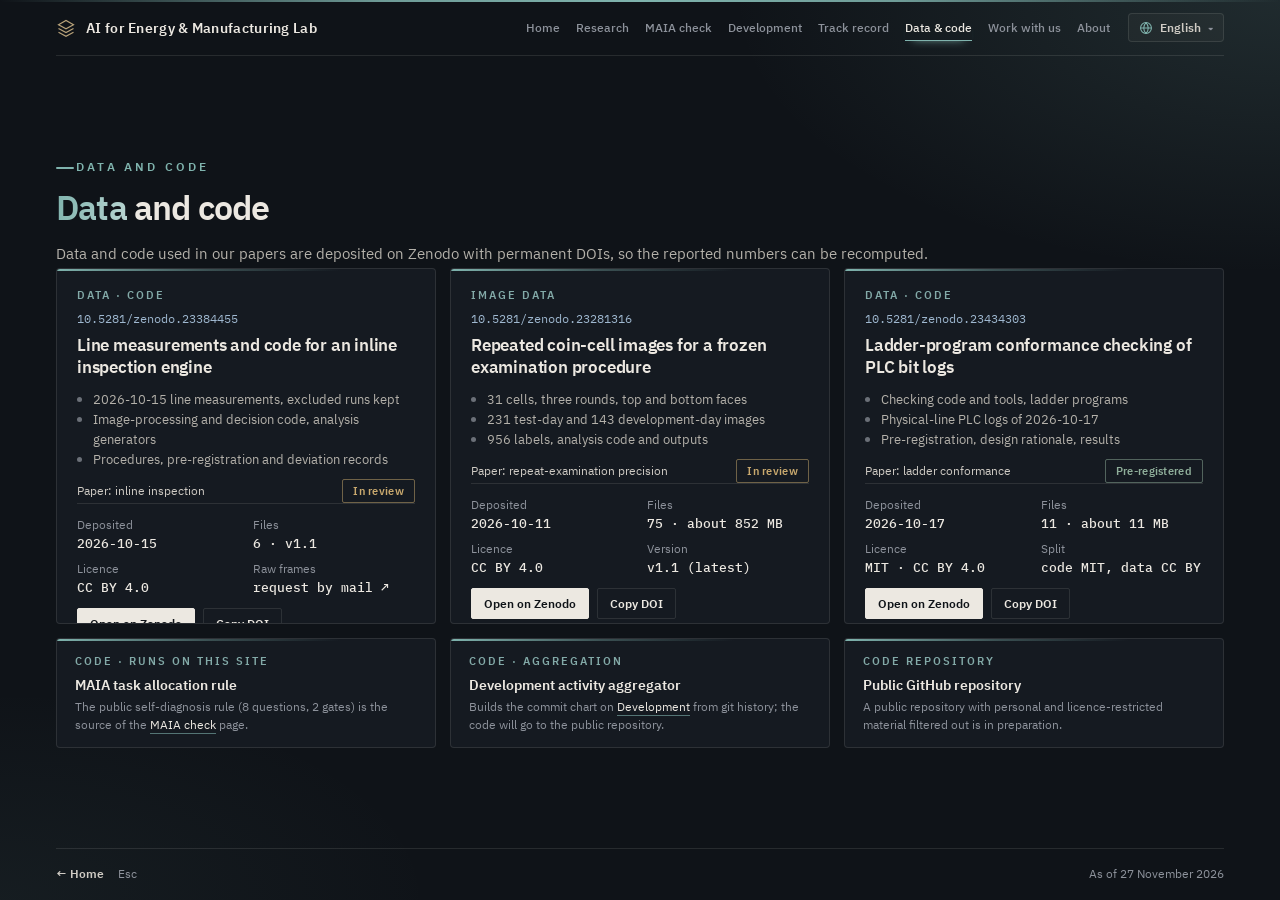
<file: data.html>
<!doctype html>
<html data-published="2026-11-27" lang="ko">
<head>
<meta charset="utf-8">
<meta name="viewport" content="width=device-width, initial-scale=1">
<title>Data and code — AI for Energy &amp; Manufacturing Lab</title>
<!-- seo -->
<meta name="description" content="AI for Energy &amp; Manufacturing Lab, Korea Polytechnics (Daegu). We decide, task by task, what AI should take on in energy and manufacturing sites and verify it on real equipment: papers, open data and code, and the MAIA task-allocation check.">
<link rel="canonical" href="https://changhanahn.github.io/maia-lab/data.html">
<meta property="og:type" content="website">
<meta property="og:site_name" content="AI for Energy &amp; Manufacturing Lab">
<meta property="og:title" content="Data and code — AI for Energy &amp; Manufacturing Lab">
<meta property="og:description" content="AI for Energy &amp; Manufacturing Lab, Korea Polytechnics (Daegu). We decide, task by task, what AI should take on in energy and manufacturing sites and verify it on real equipment: papers, open data and code, and the MAIA task-allocation check.">
<meta property="og:url" content="https://changhanahn.github.io/maia-lab/data.html">
<meta property="og:image" content="https://changhanahn.github.io/maia-lab/media/og-card.jpg">
<meta property="og:image:width" content="1200">
<meta property="og:image:height" content="630">
<meta property="og:image:alt" content="AI for Energy &amp; Manufacturing Lab">
<meta name="twitter:card" content="summary_large_image">
<link rel="stylesheet" href="https://fonts.googleapis.com/css2?family=IBM+Plex+Sans+KR:wght@400;500;600;700&family=IBM+Plex+Mono:wght@400;500&display=swap" media="print" onload="this.media='all'">
<link rel="stylesheet" href="assets/site.css?v=20261024a">
<style>
.head{position:absolute;left:56px;top:68px;width:1168px}
.sets{position:absolute;left:56px;top:178px;width:1168px;height:356px;display:grid;grid-template-columns:repeat(3,1fr);gap:14px}
.ds{display:flex;flex-direction:column}
.ds .doi{font-family:var(--mono);font-size:12px;color:#9fb8d0;margin-top:8px}
.ds h3{margin:8px 0 0;font-size:16.5px;line-height:1.35;font-weight:600;letter-spacing:-.2px}
.ds ul{margin:10px 0 0;padding:0 0 0 16px;font-size:12.5px;color:#b4b1aa;line-height:1.6}
.ds ul li::marker{color:#6b7078}
.meta{display:grid;grid-template-columns:1fr 1fr;gap:8px 14px;margin-top:auto;padding-top:12px;border-top:1px solid var(--line)}
.meta div{font-size:12px;color:var(--mute)}
.meta b{display:block;font-family:var(--mono);font-size:13px;font-weight:500;color:#ece8e1;margin-top:2px}
.rel{display:flex;align-items:center;justify-content:space-between;gap:10px;margin-top:10px;font-size:12px;color:#cfcbc4}
.act{display:flex;gap:8px;margin-top:12px}
.act a,.act button{font-size:12px;font-weight:600;border:1px solid var(--line);border-radius:2px;padding:6px 12px;background:transparent;cursor:pointer;color:#ece8e1}
.act a.p{background:#ece8e1;color:#0f1318;border-color:#ece8e1}
.code{position:absolute;left:56px;top:548px;width:1168px;height:110px;display:grid;grid-template-columns:repeat(3,1fr);gap:14px}
.cc{padding:14px 18px}
.cc b{display:block;font-size:14px;font-weight:600;margin-top:6px}
.cc p{margin:4px 0 0;font-size:12px;color:var(--mute);line-height:1.5}
.cc a{color:#ece8e1;border-bottom:1px solid color-mix(in srgb,var(--acc) 60%,transparent)}
.toast{position:absolute;left:50%;bottom:64px;transform:translateX(-50%);background:#ece8e1;color:#0f1318;font-size:12.5px;font-weight:600;padding:7px 14px;border-radius:2px;opacity:0;transition:opacity .3s;pointer-events:none}
.toast.on{opacity:1}
@media (max-width:900px),(max-height:500px){
  .sets,.code{grid-template-columns:1fr}
  .toast{position:fixed;bottom:24px}
  .act a,.act button{padding:10px 14px}
  .cc p a{display:inline-block;padding:7px 0}
}
</style>
</head>
<body data-page="data">
<div class="stage" id="stage"><div class="page" id="page">

  <div class="head">
    <div class="kicker" data-ko="공개 자료" data-en="DATA AND CODE">공개 자료</div>
    <div class="h2" data-ko="<em>데이터</em>와 코드" data-en="<em>Data</em> and code"><em>데이터</em>와 코드</div>
    <p class="lead" data-ko="논문에 사용한 데이터와 코드를 Zenodo에 영구 DOI로 공개합니다. 각 자료로 논문의 수치를 다시 계산할 수 있습니다." data-en="Data and code used in our papers are deposited on Zenodo with permanent DOIs, so the reported numbers can be recomputed.">논문에 사용한 데이터와 코드를 Zenodo에 영구 DOI로 공개합니다. 각 자료로 논문의 수치를 다시 계산할 수 있습니다.</p>
  </div>

  <div class="sets">
    <div id="d-inline" class="card ds rise">
      <div class="ck" data-ko="데이터 · 코드" data-en="DATA · CODE">데이터 · 코드</div>
      <div class="doi">10.5281/zenodo.23384455</div>
      <h3 data-ko="인라인 검사 엔진의 계측 데이터와 코드" data-en="Line measurements and code for an inline inspection engine">인라인 검사 엔진의 계측 데이터와 코드</h3>
      <ul>
        <li data-ko="2026-10-15 실라인 계측(제외 회차 포함)" data-en="2026-10-15 line measurements, excluded runs kept">2026-10-15 실라인 계측(제외 회차 포함)</li>
        <li data-ko="영상 처리·판정 코드, 분석 생성 스크립트" data-en="Image-processing and decision code, analysis generators">영상 처리·판정 코드, 분석 생성 스크립트</li>
        <li data-ko="절차서, 사전등록·변경 기록" data-en="Procedures, pre-registration and deviation records">절차서, 사전등록·변경 기록</li>
      </ul>
      <div class="rel"><span data-ko="관련 논문: 인라인 검사" data-en="Paper: inline inspection">관련 논문: 인라인 검사</span><span class="pill" style="color:#c9a96e;border-color:rgba(201,169,110,.5)" data-ko="심사 중" data-en="In review">심사 중</span></div>
      <div class="meta"><div data-ko="공개일<b>2026-10-15</b>" data-en="Deposited<b>2026-10-15</b>">공개일<b>2026-10-15</b></div><div data-ko="파일<b>6개 · v1.1</b>" data-en="Files<b>6 · v1.1</b>">파일<b>6개 · v1.1</b></div><div data-ko="라이선스<b>CC BY 4.0</b>" data-en="Licence<b>CC BY 4.0</b>">라이선스<b>CC BY 4.0</b></div><div data-ko="원본 프레임<b><a href=&quot;mailto:chahn@kopo.ac.kr?subject=Raw%20frames%20request%20(zenodo.23384455)&quot;>메일로 요청 ↗</a></b>" data-en="Raw frames<b><a href=&quot;mailto:chahn@kopo.ac.kr?subject=Raw%20frames%20request%20(zenodo.23384455)&quot;>request by mail ↗</a></b>">원본 프레임<b><a href="mailto:chahn@kopo.ac.kr?subject=Raw%20frames%20request%20(zenodo.23384455)">메일로 요청 ↗</a></b></div></div>
      <div class="act"><a class="p" href="https://doi.org/10.5281/zenodo.23384455" target="_blank" rel="noopener" data-ko="Zenodo에서 보기" data-en="Open on Zenodo">Zenodo에서 보기</a><button data-doi="10.5281/zenodo.23384455" data-ko="DOI 복사" data-en="Copy DOI">DOI 복사</button></div>
    </div>

    <div id="d-repeat" class="card ds rise" style="animation-delay:.08s">
      <div class="ck" data-ko="이미지 데이터" data-en="IMAGE DATA">이미지 데이터</div>
      <div class="doi">10.5281/zenodo.23281316</div>
      <h3 data-ko="고정 검사 절차의 코인셀 반복 촬영 이미지" data-en="Repeated coin-cell images for a frozen examination procedure">고정 검사 절차의 코인셀 반복 촬영 이미지</h3>
      <ul>
        <li data-ko="셀 31개, 3회차 촬영, 윗면·아랫면" data-en="31 cells, three rounds, top and bottom faces">셀 31개, 3회차 촬영, 윗면·아랫면</li>
        <li data-ko="시험일 이미지 231장, 개발일 이미지 143장" data-en="231 test-day and 143 development-day images">시험일 이미지 231장, 개발일 이미지 143장</li>
        <li data-ko="라벨 956개, 분석 코드와 결과" data-en="956 labels, analysis code and outputs">라벨 956개, 분석 코드와 결과</li>
      </ul>
      <div class="rel"><span data-ko="관련 논문: 반복 검사 정밀도" data-en="Paper: repeat-examination precision">관련 논문: 반복 검사 정밀도</span><span class="pill" style="color:#c9a96e;border-color:rgba(201,169,110,.5)" data-ko="심사 중" data-en="In review">심사 중</span></div>
      <div class="meta"><div data-ko="공개일<b>2026-10-11</b>" data-en="Deposited<b>2026-10-11</b>">공개일<b>2026-10-11</b></div><div data-ko="파일<b>75개 · 약 852 MB</b>" data-en="Files<b>75 · about 852 MB</b>">파일<b>75개 · 약 852 MB</b></div><div data-ko="라이선스<b>CC BY 4.0</b>" data-en="Licence<b>CC BY 4.0</b>">라이선스<b>CC BY 4.0</b></div><div data-ko="버전<b>v1.1 (최신)</b>" data-en="Version<b>v1.1 (latest)</b>">버전<b>v1.1 (최신)</b></div></div>
      <div class="act"><a class="p" href="https://doi.org/10.5281/zenodo.23281316" target="_blank" rel="noopener" data-ko="Zenodo에서 보기" data-en="Open on Zenodo">Zenodo에서 보기</a><button data-doi="10.5281/zenodo.23281316" data-ko="DOI 복사" data-en="Copy DOI">DOI 복사</button></div>
    </div>

    <div id="d-ladder" class="card ds rise" style="animation-delay:.16s">
      <div class="ck" data-ko="데이터 · 코드" data-en="DATA · CODE">데이터 · 코드</div>
      <div class="doi">10.5281/zenodo.23434303</div>
      <h3 data-ko="PLC 비트 로그의 래더 프로그램 적합성 검사" data-en="Ladder-program conformance checking of PLC bit logs">PLC 비트 로그의 래더 프로그램 적합성 검사</h3>
      <ul>
        <li data-ko="검사 코드와 도구, 래더 프로그램" data-en="Checking code and tools, ladder programs">검사 코드와 도구, 래더 프로그램</li>
        <li data-ko="2026-10-17 실라인 PLC 로그" data-en="Physical-line PLC logs of 2026-10-17">2026-10-17 실라인 PLC 로그</li>
        <li data-ko="사전등록, 설계 근거, 결과" data-en="Pre-registration, design rationale, results">사전등록, 설계 근거, 결과</li>
      </ul>
      <div class="rel"><span data-ko="관련 논문: 래더 적합성 검사" data-en="Paper: ladder conformance">관련 논문: 래더 적합성 검사</span><span class="pill" style="color:#8fae9a;border-color:rgba(143,174,154,.5)" data-ko="사전등록" data-en="Pre-registered">사전등록</span></div>
      <div class="meta"><div data-ko="공개일<b>2026-10-17</b>" data-en="Deposited<b>2026-10-17</b>">공개일<b>2026-10-17</b></div><div data-ko="파일<b>11개 · 약 11 MB</b>" data-en="Files<b>11 · about 11 MB</b>">파일<b>11개 · 약 11 MB</b></div><div data-ko="라이선스<b>MIT · CC BY 4.0</b>" data-en="Licence<b>MIT · CC BY 4.0</b>">라이선스<b>MIT · CC BY 4.0</b></div><div data-ko="구분<b>코드 MIT, 데이터 CC BY</b>" data-en="Split<b>code MIT, data CC BY</b>">구분<b>코드 MIT, 데이터 CC BY</b></div></div>
      <div class="act"><a class="p" href="https://doi.org/10.5281/zenodo.23434303" target="_blank" rel="noopener" data-ko="Zenodo에서 보기" data-en="Open on Zenodo">Zenodo에서 보기</a><button data-doi="10.5281/zenodo.23434303" data-ko="DOI 복사" data-en="Copy DOI">DOI 복사</button></div>
    </div>
  </div>

  <div class="code">
    <div class="card cc rise" style="animation-delay:.24s"><div class="ck" data-ko="코드 · 이 사이트에서 실행" data-en="CODE · RUNS ON THIS SITE">코드 · 이 사이트에서 실행</div><b data-ko="MAIA 작업 배분 계산" data-en="MAIA task allocation rule">MAIA 작업 배분 계산</b><p data-ko="공개 MAIA 자가진단(8문항·관문 2개)의 계산을 <a href=&quot;maia.html&quot;>MAIA 진단</a> 페이지 소스에 그대로 공개합니다." data-en="The public self-diagnosis rule (8 questions, 2 gates) is the source of the <a href=&quot;maia.html&quot;>MAIA check</a> page.">공개 MAIA 자가진단(8문항·관문 2개)의 계산을 <a href="maia.html">MAIA 진단</a> 페이지 소스에 그대로 공개합니다.</p></div>
    <div class="card cc rise" style="animation-delay:.3s"><div class="ck" data-ko="코드 · 집계" data-en="CODE · AGGREGATION">코드 · 집계</div><b data-ko="개발 현황 집계 스크립트" data-en="Development activity aggregator">개발 현황 집계 스크립트</b><p data-ko="<a href=&quot;open.html&quot;>개발 현황</a>의 커밋 그래프를 git 기록에서 집계합니다. 코드는 공개 저장소에 올릴 예정입니다." data-en="Builds the commit chart on <a href=&quot;open.html&quot;>Development</a> from git history; the code will go to the public repository."><a href="open.html">개발 현황</a>의 커밋 그래프를 git 기록에서 집계합니다. 코드는 공개 저장소에 올릴 예정입니다.</p></div>
    <div class="card cc rise" style="animation-delay:.36s"><div class="ck" data-ko="코드 저장소" data-en="CODE REPOSITORY">코드 저장소</div><b data-ko="GitHub 공개 저장소" data-en="Public GitHub repository">GitHub 공개 저장소</b><p data-ko="개인정보와 라이선스 제한 자료를 걸러 낸 공개 저장소를 준비하고 있습니다." data-en="A public repository with personal and licence-restricted material filtered out is in preparation.">개인정보와 라이선스 제한 자료를 걸러 낸 공개 저장소를 준비하고 있습니다.</p></div>
  </div>

  <div class="toast" id="toast"></div>
  <div class="foot"><a href="index.html" data-ko="← 홈으로" data-en="← Home">← 홈으로</a><span>Esc</span><span class="r" data-asof data-ko="2026년 10월 21일 기준" data-en="As of 21 October 2026">2026년 11월 27일 기준</span></div>

</div></div>
<script src="assets/i18n.js?v=20261031a"></script>
<script src="assets/site.js?v=20261031a"></script>
<script>
(function(){
const L=window.LAB,t=document.getElementById('toast');
document.addEventListener('click',async e=>{const b=e.target.closest('button[data-doi]');if(!b)return;
  try{await navigator.clipboard.writeText('https://doi.org/'+b.dataset.doi);t.textContent=L.T('DOI를 복사했습니다','DOI copied')}catch(_){t.textContent='https://doi.org/'+b.dataset.doi}
  t.classList.add('on');setTimeout(()=>t.classList.remove('on'),1800)});
})();
</script>
</body>
</html>
</file>
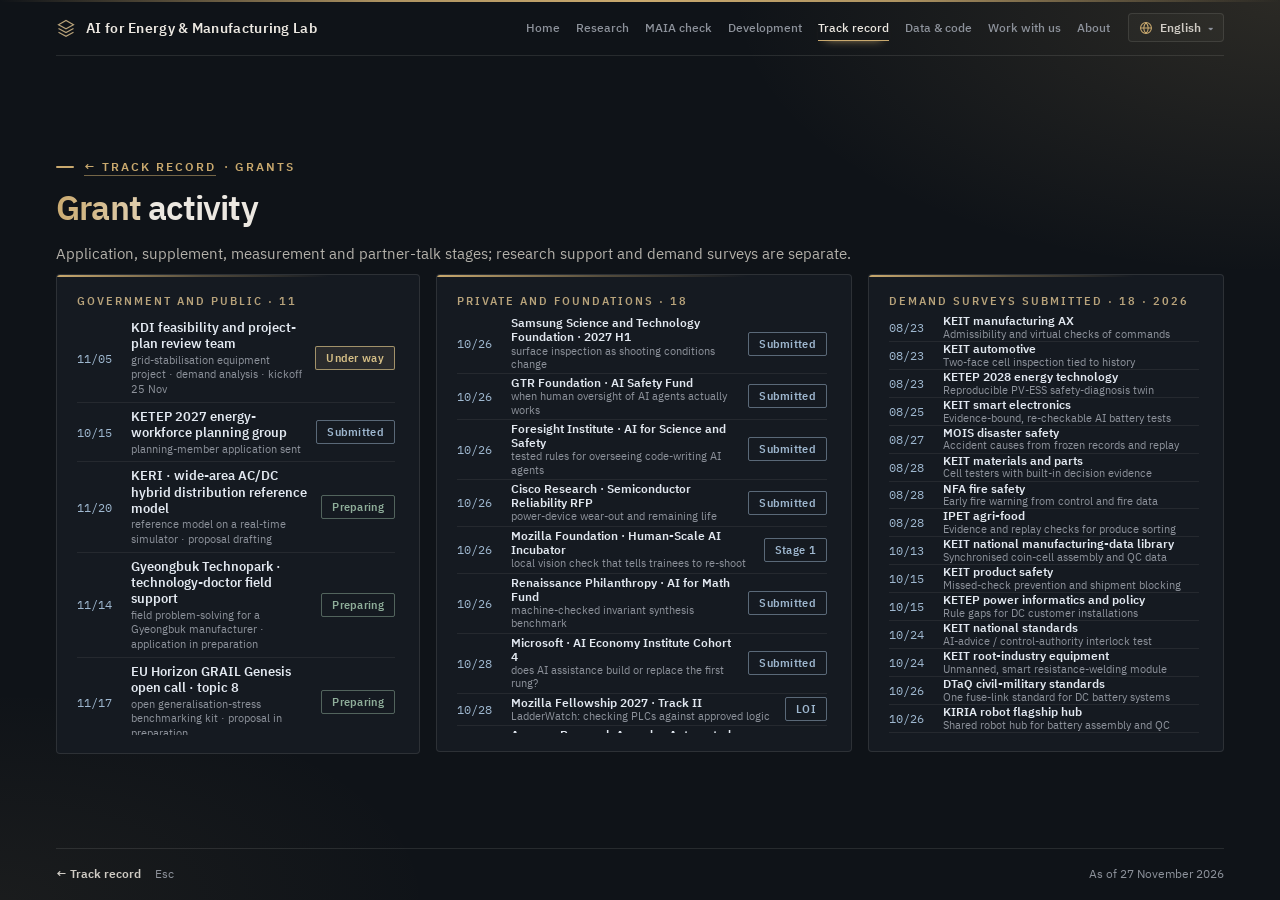
<file: grants.html>
<!doctype html>
<html data-published="2026-11-27" lang="ko">
<head>
<meta charset="utf-8">
<meta name="viewport" content="width=device-width, initial-scale=1">
<title>Grants — AI for Energy &amp; Manufacturing Lab</title>
<!-- seo -->
<meta name="description" content="AI for Energy &amp; Manufacturing Lab, Korea Polytechnics (Daegu). We decide, task by task, what AI should take on in energy and manufacturing sites and verify it on real equipment: papers, open data and code, and the MAIA task-allocation check.">
<link rel="canonical" href="https://changhanahn.github.io/maia-lab/grants.html">
<meta property="og:type" content="website">
<meta property="og:site_name" content="AI for Energy &amp; Manufacturing Lab">
<meta property="og:title" content="Grants — AI for Energy &amp; Manufacturing Lab">
<meta property="og:description" content="AI for Energy &amp; Manufacturing Lab, Korea Polytechnics (Daegu). We decide, task by task, what AI should take on in energy and manufacturing sites and verify it on real equipment: papers, open data and code, and the MAIA task-allocation check.">
<meta property="og:url" content="https://changhanahn.github.io/maia-lab/grants.html">
<meta property="og:image" content="https://changhanahn.github.io/maia-lab/media/og-card.jpg">
<meta property="og:image:width" content="1200">
<meta property="og:image:height" content="630">
<meta property="og:image:alt" content="AI for Energy &amp; Manufacturing Lab">
<meta name="twitter:card" content="summary_large_image">
<link rel="stylesheet" href="https://fonts.googleapis.com/css2?family=IBM+Plex+Sans+KR:wght@400;500;600;700&family=IBM+Plex+Mono:wght@400;500&display=swap" media="print" onload="this.media='all'">
<link rel="stylesheet" href="assets/site.css?v=20261024a">
<style>
.head{position:absolute;left:56px;top:68px;width:1168px}
.head .ck{color:var(--acc);font-size:12px}
/* three lists side by side; the private and survey lists scroll inside their card when long */
.gov{position:absolute;left:56px;top:184px;width:364px;height:480px;display:flex;flex-direction:column}
.prv{position:absolute;left:436px;top:184px;width:416px;height:478px;display:flex;flex-direction:column}
.dem{position:absolute;left:868px;top:184px;width:356px;height:478px;display:flex;flex-direction:column}
.rows{display:flex;flex-direction:column;margin-top:5px;flex:1;min-height:0;justify-content:space-between;overflow-y:auto;scrollbar-width:thin;scrollbar-color:rgba(236,232,225,.25) transparent}
.gov .rows,.prv .rows,.dem .rows{justify-content:flex-start;padding-right:4px}
.gr{display:grid;grid-template-columns:44px 1fr auto;gap:10px;align-items:center;padding:5px 0;border-top:1px solid rgba(236,232,225,.07)}
.gr:first-child{border-top:0}
.gr .d{font-family:var(--mono);font-size:11.5px;color:#9fb8d0}
.gr b{display:block;font-size:12.5px;font-weight:600;color:#e2e8f0;line-height:1.3;word-break:keep-all;overflow-wrap:anywhere}
.gr small{display:block;font-size:11px;color:var(--mute);line-height:1.35;margin-top:1px;word-break:keep-all;overflow-wrap:anywhere}
.gr .pill{font-size:11px;white-space:nowrap}
.prv .gr{padding:2px 0}
.prv .gr b{font-size:12px;line-height:1.2}
.prv .gr small{font-size:10.5px;line-height:1.25;margin-top:0}
.dem .gr{grid-template-columns:44px 1fr;padding:0}
.dem .gr b{font-size:11.5px;line-height:1.2}
.dem .gr small{font-size:10.5px;margin-top:0;line-height:1.25}
.s-sub,.s-ini,.s-loi{color:#9fb8d0;border-color:rgba(159,184,208,.5)}
.s-rev{color:#c9a96e;border-color:rgba(201,169,110,.5)}
.s-sel,.s-kick{color:#d6bf86;border-color:rgba(214,191,134,.7);background:rgba(185,163,122,.12)}
.s-pre{color:#8fae9a;border-color:rgba(143,174,154,.5)}
@media (max-width:900px),(max-height:500px){
  .rows,.gov .rows,.prv .rows,.dem .rows{overflow:visible;padding-right:0;justify-content:flex-start}
  .gr{padding:7px 0!important}
}
</style>
</head>
<body data-page="record" data-back="record.html">
<div class="stage" id="stage"><div class="page" id="page">

  <div class="head">
    <div class="ck" data-ko="<a class=&quot;up&quot; href=&quot;record.html&quot;>← 실적</a> · 연구과제" data-en="<a class=&quot;up&quot; href=&quot;record.html&quot;>← TRACK RECORD</a> · GRANTS"><a class="up" href="record.html">← 실적</a> · 연구과제</div>
    <div class="h2" data-ko="<em>연구과제</em> 진행 현황" data-en="<em>Grant</em> activity"><em>연구과제</em> 진행 현황</div>
    <p class="lead" data-ko="과제별 신청·보완·실측·협의 단계를 표시합니다. 연구지원 신청과 기술수요조사는 구분합니다." data-en="Application, supplement, measurement and partner-talk stages; research support and demand surveys are separate.">과제별 신청·보완·실측·협의 단계를 표시합니다. 연구지원 신청과 기술수요조사는 구분합니다.</p>
  </div>

  <div class="card gov rise">
    <div class="ck" id="govHead"></div>
    <div class="rows" id="govRows"></div>
  </div>

  <div class="card prv rise" style="animation-delay:.08s">
    <div class="ck" id="prvHead"></div>
    <div class="rows" id="prvRows"></div>
  </div>

  <div class="card dem rise" style="animation-delay:.16s">
    <div class="ck" id="demHead"></div>
    <div class="rows" id="demRows"></div>
  </div>

  <div class="foot"><a href="record.html" data-ko="← 실적" data-en="← Track record">← 실적</a><span>Esc</span><span class="r" data-asof data-ko="2026년 10월 29일 기준" data-en="As of 29 October 2026">2026년 11월 27일 기준</span></div>

</div></div>
<script>
// [when, ko title, en title, ko detail, en detail, status]
const GOV = [
  [
    "11/05",
    "KDI 예타·사업계획 적정성 검토 외부연구진",
    "KDI feasibility and project-plan review team",
    "전력계통 안정화 설비 사업 · 수요 분야 · 11/25 착수회의",
    "grid-stabilisation equipment project · demand analysis · kickoff 25 Nov",
    "kick",
    "KDI-PREEVAL2026-2"
  ],
  [
    "10/15",
    "KETEP 2027 에너지인력양성 연구개발과제 기획단",
    "KETEP 2027 energy-workforce planning group",
    "기획위원 지원서 제출",
    "planning-member application sent",
    "sub",
    "KETEP-PLANNING2027"
  ],
  [
    "11/20",
    "한국전기연구원 · 광역 AC/DC 하이브리드 배전계통 기준모델",
    "KERI · wide-area AC/DC hybrid distribution reference model",
    "실시간 시뮬레이터 기반 기준모델 · 기술제안서 작성",
    "reference model on a real-time simulator · proposal drafting",
    "pre",
    "KERI-ACDC2026"
  ],
  [
    "11/14",
    "경북테크노파크 · 기술닥터제 현장애로기술 지원",
    "Gyeongbuk Technopark · technology-doctor field support",
    "경북 제조기업 현장 애로기술 지원 · 신청서 준비",
    "field problem-solving for a Gyeongbuk manufacturer · application in preparation",
    "pre",
    "GBTP-TECHDOCTOR"
  ],
  [
    "11/17",
    "EU Horizon GRAIL Genesis 공모 · 주제 8",
    "EU Horizon GRAIL Genesis open call · topic 8",
    "일반화 스트레스 벤치마크 공개 도구 · 제안 준비",
    "open generalisation-stress benchmarking kit · proposal in preparation",
    "pre",
    "GRAIL-GENESIS-T8"
  ],
  [
    "11/20",
    "산업부 기계장비 AI 품질검사",
    "MOTIE machinery call · AI quality inspection",
    "품질검사 범용화·패키지화 · 참여기관 협의",
    "generalised, packaged inspection · partner talks",
    "partner",
    "KEIT661-ITEM5"
  ],
  [
    "2027",
    "KEIT 2027 제조AX 산업기술R&D",
    "KEIT 2027 manufacturing-AX R&amp;D",
    "래더 역추적·가상검증 플랫폼 · 공고 대기",
    "ladder tracing and virtual checks · call pending",
    "call",
    "MFGAX2027"
  ],
  [
    "2027",
    "NRF 2027 개인기초연구",
    "NRF 2027 basic research",
    "배전망 운전가능영역 · 연구계획서 작성",
    "distribution-grid operating envelope · drafting",
    "pre",
    "NRF2027"
  ],
  [
    "10/27",
    "대구TP R&D 과제 발굴·기획 지원",
    "Daegu TP R&D planning support",
    "신청서 초안 작성 · 접수 가능 여부 회신 대기",
    "application drafted · awaiting intake confirmation",
    "wait",
    "DGTP-PLANSUPPORT"
  ],
  [
    "11/16",
    "DIP 대구 글로벌 AI로봇 특화지구",
    "DIP Daegu global AI-robotics district",
    "제안 초안 작성 · 주관 로봇기업·AI 기업 협력 필요",
    "proposal drafted · lead robot and AI partners needed",
    "draft",
    "DIP-AIROBOT2026"
  ],
  [
    "11/05",
    "포항TP 지역 자율형 디지털 혁신프로젝트",
    "Pohang TP regional digital project",
    "제안 초안 작성 · 경북 공급기업·수요처 협력 필요",
    "proposal drafted · Gyeongbuk supplier and user partners needed",
    "draft",
    "PTP-DIGITAL2027"
  ]
];
const PRV = [
  [
    "10/26",
    "삼성미래기술육성사업 2027 상반기",
    "Samsung Science and Technology Foundation · 2027 H1",
    "촬영 조건 변화와 판정 유지 범위 · 표면 검사",
    "surface inspection as shooting conditions change",
    "sub",
    "SAMSUNG_STF_2027"
  ],
  [
    "10/26",
    "GTR Foundation · AI Safety Fund",
    "GTR Foundation · AI Safety Fund",
    "AI 에이전트 감독이 실제로 작동하는 조건 시험",
    "when human oversight of AI agents actually works",
    "sub",
    "GTR-AISAFETY2026"
  ],
  [
    "10/26",
    "Foresight Institute · AI for Science and Safety",
    "Foresight Institute · AI for Science and Safety",
    "산업제어 코드를 쓰는 AI 에이전트 감독 규칙 시험",
    "tested rules for overseeing code-writing AI agents",
    "sub",
    "FORESIGHT-NODES2026"
  ],
  [
    "10/26",
    "Cisco Research · 반도체 신뢰성 RFP",
    "Cisco Research · Semiconductor Reliability RFP",
    "전력반도체 마모·잔여수명 예측과 보정된 불확실도",
    "power-device wear-out and remaining life",
    "sub",
    "CISCO-SEMIREL"
  ],
  [
    "10/26",
    "Mozilla Foundation · Human-Scale AI Incubator",
    "Mozilla Foundation · Human-Scale AI Incubator",
    "교육생에게 재촬영 시점을 알리는 소형 비전 검사",
    "local vision check that tells trainees to re-shoot",
    "ini",
    "MOZILLA-HSAI2027"
  ],
  [
    "10/26",
    "Renaissance Philanthropy · AI for Math Fund",
    "Renaissance Philanthropy · AI for Math Fund",
    "이산 전이계 불변량 합성의 기계 검증 공개 벤치마크",
    "machine-checked invariant synthesis benchmark",
    "sub",
    "RENAISSANCE-AIMATH2026"
  ],
  [
    "10/28",
    "Microsoft · AI Economy Institute Cohort 4",
    "Microsoft · AI Economy Institute Cohort 4",
    "AI 보조와 신입 제조 기술자의 첫 단계 · 무작위 연구",
    "does AI assistance build or replace the first rung?",
    "sub",
    "AIEI4-2026"
  ],
  [
    "10/28",
    "Mozilla Fellowship 2027 · Track II",
    "Mozilla Fellowship 2027 · Track II",
    "LadderWatch · 승인한 로직대로 PLC를 검사",
    "LadderWatch: checking PLCs against approved logic",
    "loi",
    "MOZILLA-FELLOW2027"
  ],
  [
    "11/04",
    "Amazon Research Awards · Automated Reasoning",
    "Amazon Research Awards · Automated Reasoning",
    "자동 추론 연구 제안서 제출 · 심사 결과 대기",
    "automated-reasoning proposal submitted · awaiting review",
    "sub",
    "AMAZON-ARA-FALL2026"
  ],
  [
    "12/15",
    "IHS · AI and the Workforce",
    "IHS · AI and the Workforce",
    "공장 기술자가 AI에 넘기는 일 · 2차 과업 패널 조사",
    "what technicians hand to AI: a two-wave task panel",
    "draft",
    "IHS-AIWORKFORCE2026"
  ],
  [
    "12/15",
    "Lloyd's Register Foundation · Small Grants",
    "Lloyd's Register Foundation · Small Grants",
    "소규모 자동화 라인의 에너지 차단·정지 교육 모듈",
    "energy-isolation and stop training for small lines",
    "draft",
    "LRF-SMALL2026"
  ],
  [
    "10/26",
    "Sentient Foundation · Open Source AGI Grant",
    "Sentient Foundation · Open Source AGI Grant",
    "산업제어 AI 에이전트 감독 테스트베드",
    "industrial-control AI-agent oversight testbed",
    "sub",
    "SENTIENT-OPENAGI2026"
  ],
  [
    "10/26",
    "LS전선 · Open R&D",
    "LS Cable & System · Open R&D",
    "자율공모 제안 메일 발송 · 회신 대기",
    "open-call proposal emailed · awaiting reply",
    "wait",
    "LS-OPENRND2027"
  ],
  [
    "10/28",
    "Alfred P. Sloan Foundation · Technology",
    "Alfred P. Sloan Foundation · Technology",
    "래더 검증 공개 벤치마크 · 의향서 초안·공식 조건 확인 중",
    "open ladder benchmark · LOI draft and terms verification",
    "draft",
    "SLOAN-TECH2027"
  ],
  [
    "10/30",
    "Corrigibility Research Fund · Round 2",
    "Corrigibility Research Fund · Round 2",
    "신청서 제출 · 심사 결과 대기",
    "application submitted · awaiting decision",
    "sub",
    "CRF-ROUND2"
  ],
  [
    "10/28",
    "Ethereum Foundation · ESP",
    "Ethereum Foundation · ESP",
    "형식검증 트랙 영문 제안서 초안 · 미제출",
    "formal-verification proposal drafted · not submitted",
    "draft",
    "ETH-ESP2026"
  ],
  [
    "11/05",
    "Mazak Foundation · 연구개발 조성",
    "Mazak Foundation · R&amp;D grant",
    "제조 교육 라인 실측 기반 제안서 초안 · 미제출",
    "proposal drafted from measurements on our training line · not yet submitted",
    "draft",
    "MAZAK-RD2026"
  ],
  [
    "11/05",
    "MIT Solve · 2027 Global Learning Challenge",
    "MIT Solve · 2027 Global Learning Challenge",
    "PLC 실습에서 학생 장비가 멈춘 조건을 교사에게 보여 주는 도구 · 제출 완료",
    "shows teachers which PLC condition stopped a student's machine · submitted",
    "sub",
    "MITSOLVE-LEARNING2027"
  ]
];
const SUP = [
  [
    "10/28",
    "Anthropic · AI for Science",
    "Anthropic · AI for Science",
    "API 크레딧 신청 제출 · 심사 결과 대기",
    "API-credit application submitted · awaiting decision",
    "sub",
    "ANTHROPIC-AIS2026"
  ],
  [
    "10/28",
    "Google · Gemini Academic Program",
    "Google · Gemini Academic Program",
    "API 크레딧 신청 제출 · 심사 결과 대기",
    "API-credit application submitted · awaiting decision",
    "sub",
    "GEMINI-ACAD2026"
  ],
  [
    "10/30",
    "OpenAI · Researcher Access Program",
    "OpenAI · Researcher Access Program",
    "API 크레딧 신청 제출 · 심사 결과 대기",
    "API-credit application submitted · awaiting decision",
    "sub",
    "OPENAI-RAP2026"
  ]
];
const DEM = [
  ['08/23', 'KEIT 제조AX', 'KEIT manufacturing AX', '자율제조 명령 허용성 판정·가상검증 런타임', 'Admissibility and virtual checks of commands'],
  ['08/23', 'KEIT 자동차', 'KEIT automotive', '배터리 셀 선택형 양면 비전검사·이력 결속', 'Two-face cell inspection tied to history'],
  ['08/23', 'KETEP 2028 에너지기술개발', 'KETEP 2028 energy technology', 'PV-ESS 수용가 설비 재현형 안전진단 트윈', 'Reproducible PV-ESS safety-diagnosis twin'],
  ['08/25', 'KEIT 스마트전자', 'KEIT smart electronics', '배터리 검사 AI 판정의 증거 결속·독립 재검증', 'Evidence-bound, re-checkable AI battery tests'],
  ['08/27', '행정안전부 재난안전', 'MOIS disaster safety', '동결 제어 기록·재현 모의로 사고원인 판정', 'Accident causes from frozen records and replay'],
  ['08/28', 'KEIT 소재부품', 'KEIT materials and parts', '판정 근거 결속·재검증 내장 셀 검사장비', 'Cell testers with built-in decision evidence'],
  ['08/28', '소방청 소방안전', 'NFA fire safety', '공정 제어 데이터·소방 감지 연계 화재 선행경보', 'Early fire warning from control and fire data'],
  ['08/28', 'IPET 농림식품', 'IPET agri-food', '농산물 선별 AI 판정 근거 결속·이력 재현 검증', 'Evidence and replay checks for produce sorting'],
  ['10/13', 'KEIT 국가 제조데이터 라이브러리', 'KEIT national manufacturing-data library', '코인셀 조립·외관검사 공정 동기화 데이터셋', 'Synchronised coin-cell assembly and QC data'],
  ['10/15', 'KEIT 제품안전관리기술', 'KEIT product safety', '소형전지 제품 안전검사 누락 방지·출하 차단', 'Missed-check prevention and shipment blocking'],
  ['10/15', 'KETEP 전력정보화·정책지원', 'KETEP power informatics and policy', '직류 수용가 시설·검사·인증 제도 공백 분석', 'Rule gaps for DC customer installations'],
  ['10/24', 'KEIT 국가표준기술력향상', 'KEIT national standards', 'AI 권고·제어 권한 분리 인터록 적합성 시험', 'AI-advice / control-authority interlock test'],
  ['10/24', 'KEIT 뿌리산업 공정장비', 'KEIT root-industry equipment', '저항용접 공정 무인화·지능화 모듈', 'Unmanned, smart resistance-welding module'],
  ['10/26', '국방기술품질원 민·군규격표준화', 'DTaQ civil-military standards', '리튬이차전지 직류 보호 퓨즈링크 규격 통일', 'One fuse-link standard for DC battery systems'],
  ['10/26', 'KIRIA 로봇 플래그쉽 지역거점', 'KIRIA robot flagship hub', '이차전지 조립·검사 로봇 공동활용 거점', 'Shared robot hub for battery assembly and QC'],
  ['11/17', 'KEIT 2027 제조AX', 'KEIT 2027 manufacturing AX', '제조 암묵지 기반 판단기술·가상제조 AX 기반', 'Tacit-knowledge judgement and virtual-manufacturing AX'],
  ['11/18', 'KEIT 유망시험서비스', 'KEIT test-service development', '직류 배터리·배전 퓨즈 단락 I²t 보호협조 시험', 'DC battery and distribution fuse I²t coordination tests'],
  ['11/18', 'KEIT 미래모빌리티', 'KEIT future mobility', '800 V 전기차 고전압 회로 단락 보호협조 설계·검증', 'Short-circuit protection coordination for 800 V EV circuits'],
];
const ST = {"sub": ["제출 완료", "Submitted"], "ini": ["1차 제출", "Stage 1"], "loi": ["의향서", "LOI"], "pre": ["준비", "Preparing"], "draft": ["초안 작성", "Drafted"], "wait": ["회신 대기", "Awaiting reply"], "partner": ["기관 협의", "Partner talks"], "call": ["공고 대기", "Call pending"], "supp": ["보완 중", "Supplementing"], "sel": ["선정", "Selected"], "kick": ["착수", "Under way"], "measure": ["실측 중", "Measuring"], "plan": ["신청 예정", "Planned"]};
document.getElementById('govHead').outerHTML = '<div class="ck" data-ko="정부·공공 과제 ' + GOV.length + '건" data-en="GOVERNMENT AND PUBLIC · ' + GOV.length + '" data-ja="政府・公共の課題 ' + GOV.length + '件" data-zh="政府与公共项目 ' + GOV.length + '项">정부·공공 과제 ' + GOV.length + '건</div>';
document.getElementById('prvHead').outerHTML = '<div class="ck" data-ko="민간·재단 과제 ' + PRV.length + '건" data-en="PRIVATE AND FOUNDATIONS · ' + PRV.length + '" data-ja="民間・財団の課題 ' + PRV.length + '件" data-zh="民间与基金会项目 ' + PRV.length + '项">민간·재단 과제 ' + PRV.length + '건</div>';
document.getElementById('demHead').outerHTML = '<div class="ck" data-ko="기술수요조사 제출 ' + DEM.length + '건 · 2026" data-en="DEMAND SURVEYS SUBMITTED · ' + DEM.length + ' · 2026" data-ja="技術需要調査 提出 ' + DEM.length + '件 · 2026" data-zh="技术需求调查 已提交' + DEM.length + '项 · 2026">기술수요조사 제출 ' + DEM.length + '건 · 2026</div>';
const row = r =>
  '<div class="gr" id="' + r[6] + '"><span class="d">' + r[0] + '</span><div><b data-ko="' + r[1] + '" data-en="' + r[2] + '">' + r[1] + '</b><small data-ko="' + r[3] + '" data-en="' + r[4] + '">' + r[3] + '</small></div>' +
  '<span class="pill s-' + r[5] + '" data-ko="' + ST[r[5]][0] + '" data-en="' + ST[r[5]][1] + '">' + ST[r[5]][0] + '</span></div>';
document.getElementById('govRows').innerHTML = GOV.map(row).join('');
document.getElementById('prvRows').innerHTML = PRV.map(row).join('') + '<div class="ck" data-ko="연구지원 · API 크레딧 3건" data-en="Research support · 3 API-credit applications">연구지원 · API 크레딧 3건</div>' + SUP.map(row).join('');
document.getElementById('demRows').innerHTML = DEM.map(r =>
  '<div class="gr"><span class="d">' + r[0] + '</span><div><b data-ko="' + r[1] + '" data-en="' + r[2] + '">' + r[1] + '</b><small data-ko="' + r[3] + '" data-en="' + r[4] + '">' + r[3] + '</small></div></div>').join('');
</script>
<script src="assets/i18n.js?v=20261031a"></script>
<script src="assets/site.js?v=20261031a"></script>
</body>
</html>
</file>
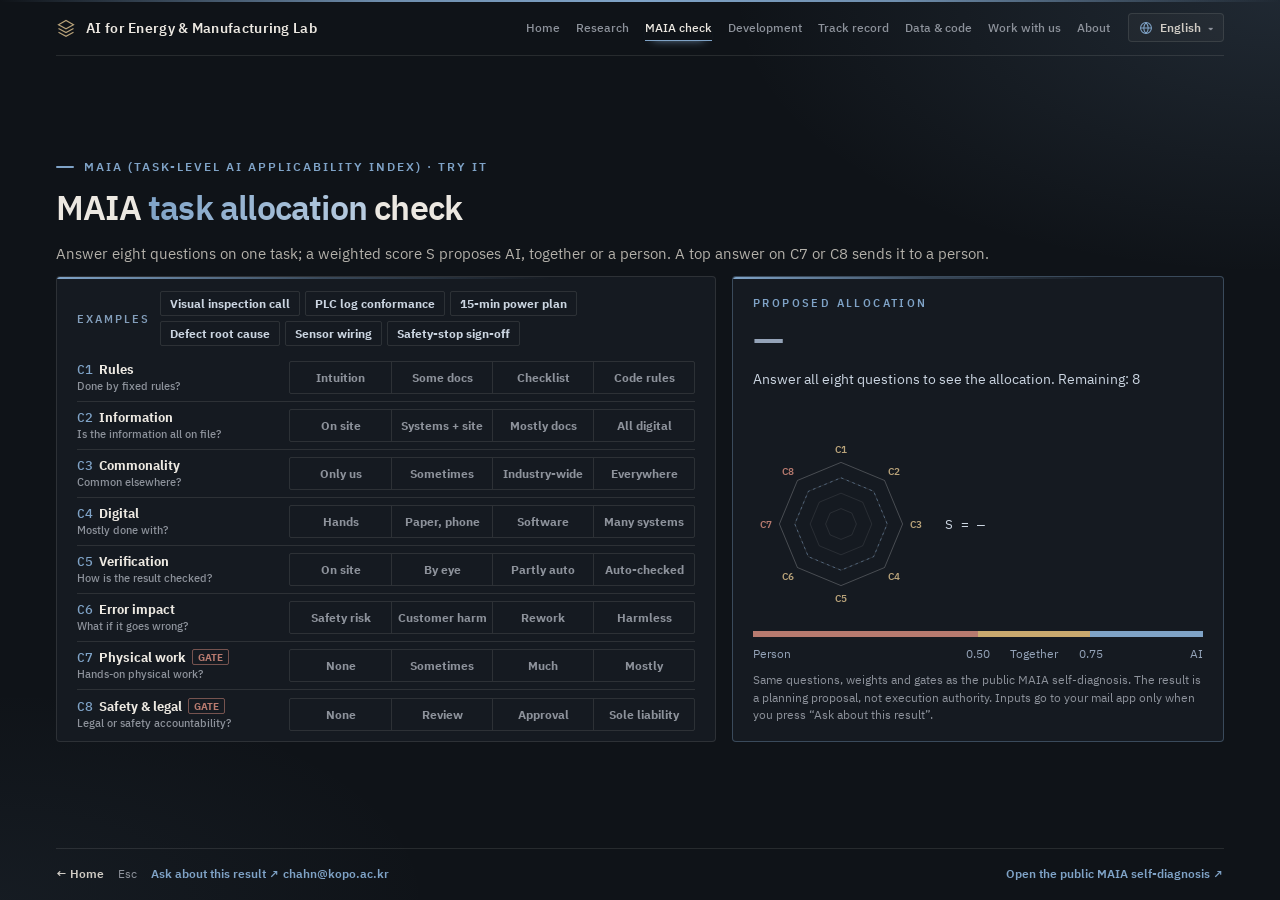
<file: maia.html>
<!doctype html>
<html data-published="2026-11-27" lang="ko">
<head>
<meta charset="utf-8">
<meta name="viewport" content="width=device-width, initial-scale=1">
<title>MAIA check — AI for Energy &amp; Manufacturing Lab</title>
<!-- seo -->
<meta name="description" content="AI for Energy &amp; Manufacturing Lab, Korea Polytechnics (Daegu). We decide, task by task, what AI should take on in energy and manufacturing sites and verify it on real equipment: papers, open data and code, and the MAIA task-allocation check.">
<link rel="canonical" href="https://changhanahn.github.io/maia-lab/maia.html">
<meta property="og:type" content="website">
<meta property="og:site_name" content="AI for Energy &amp; Manufacturing Lab">
<meta property="og:title" content="MAIA check — AI for Energy &amp; Manufacturing Lab">
<meta property="og:description" content="AI for Energy &amp; Manufacturing Lab, Korea Polytechnics (Daegu). We decide, task by task, what AI should take on in energy and manufacturing sites and verify it on real equipment: papers, open data and code, and the MAIA task-allocation check.">
<meta property="og:url" content="https://changhanahn.github.io/maia-lab/maia.html">
<meta property="og:image" content="https://changhanahn.github.io/maia-lab/media/og-card.jpg">
<meta property="og:image:width" content="1200">
<meta property="og:image:height" content="630">
<meta property="og:image:alt" content="AI for Energy &amp; Manufacturing Lab">
<meta name="twitter:card" content="summary_large_image">
<link rel="stylesheet" href="https://fonts.googleapis.com/css2?family=IBM+Plex+Sans+KR:wght@400;500;600;700&family=IBM+Plex+Mono:wght@400;500&display=swap" media="print" onload="this.media='all'">
<link rel="stylesheet" href="assets/site.css?v=20261024a">
<style>
.head{position:absolute;left:56px;top:68px;width:1168px}
.head .ck{color:var(--acc);font-size:12px}
.left{position:absolute;left:56px;top:186px;width:660px;height:466px;display:flex;flex-direction:column;padding:14px 20px}
.right{position:absolute;left:732px;top:186px;width:492px;height:466px;display:flex;flex-direction:column;background:var(--panel);border-color:color-mix(in srgb,var(--acc) 35%,transparent)}
.prow{display:flex;align-items:center;gap:10px}
.prow .ck{font-size:11px;white-space:nowrap}
.presets{display:flex;flex-wrap:wrap;gap:5px}
.presets button{border:1px solid var(--line);background:transparent;border-radius:2px;padding:3px 9px;font-size:11.5px;font-weight:700;color:#cbd5e1;cursor:pointer}
.presets button:hover,.presets button.on{border-color:var(--acc);color:#ece8e1;background:color-mix(in srgb,var(--acc) 12%,transparent)}
.qs{margin-top:8px;display:flex;flex-direction:column}
.q{display:grid;grid-template-columns:200px 1fr;align-items:center;gap:12px;height:48px;border-bottom:1px solid var(--line)}
.q:last-child{border-bottom:0}
.q .lb{font-size:13px;font-weight:700;line-height:1.25;white-space:nowrap}
.q .lb b{font-family:var(--mono);font-weight:500;color:var(--acc);margin-right:6px}
.q .lb i{font-style:normal;font-size:10px;font-weight:700;color:var(--hu);border:1px solid rgba(183,122,111,.6);border-radius:2px;padding:0 5px;margin-left:6px;vertical-align:1px}
.q .lb small{display:block;font-weight:500;color:var(--mute);font-size:11px;margin-top:2px}
.seg{display:grid;grid-template-columns:repeat(4,1fr);border:1px solid var(--line);border-radius:2px;overflow:hidden}
.seg button{border:0;border-left:1px solid var(--line);background:transparent;font-size:11.5px;font-weight:700;padding:7px 2px;cursor:pointer;color:var(--mute);white-space:nowrap}
.seg button:first-child{border-left:0}
.seg button:hover{color:#ece8e1}
.seg button.on{background:#ece8e1;color:#0f1318}
.seg.gate button.on[data-i="3"]{background:#b77a6f;color:#160b09}
.vk{font-size:11px;font-weight:600;letter-spacing:2.4px;color:var(--acc)}
.verdict{font-family:var(--head);font-size:40px;font-weight:600;letter-spacing:-.6px;margin-top:6px;line-height:1.05;transition:color .3s}
.why{font-size:13.5px;line-height:1.55;color:#cbd5e1;margin-top:10px;min-height:63px}
.rgrid{display:grid;grid-template-columns:176px 1fr;gap:16px;align-items:center;margin-top:4px}
#radar{width:176px;height:176px}
.meta{font-family:var(--mono);font-size:12.5px;color:#cbd5e1;line-height:1.8}
.meta b{color:#fff}
.flag{display:inline-block;margin-top:6px;font-size:11.5px;font-weight:600;color:#c9a96e;border:1px solid rgba(201,169,110,.5);border-radius:2px;padding:2px 9px;opacity:0;transition:opacity .3s}
.flag.on{opacity:1}
.flag[hidden]{display:none}
.scale{position:relative;height:6px;border-radius:0;margin-top:auto;background:linear-gradient(90deg,#b77a6f 0 50%,#c9a96e 50% 75%,#7fa3c7 75% 100%)}
.scale i{position:absolute;top:-8px;width:2px;height:22px;background:#ece8e1;transform:translateX(-1px);transition:left .4s cubic-bezier(.2,.8,.2,1),opacity .3s}
.scale-l{position:relative;height:16px;font-size:11.5px;color:#94a3b8;margin-top:8px}
.scale-l span{position:absolute;transform:translateX(-50%);white-space:nowrap}
.scale-l span:first-child{transform:none}.scale-l span:last-child{transform:translateX(-100%)}
.warn{font-size:11.5px;color:var(--mute);line-height:1.5;margin-top:10px}
.foot .ask{color:var(--acc)}
/* phone-only bar that keeps the result in view while answering */
.mbar{display:none;position:fixed;left:12px;right:12px;bottom:12px;z-index:30;align-items:center;justify-content:space-between;gap:12px;padding:12px 16px;border:1px solid color-mix(in srgb,var(--acc) 50%,transparent);border-radius:4px;background:var(--panel);box-shadow:0 10px 30px rgba(0,0,0,.5);font-size:13.5px;font-weight:600;color:var(--txt)}
.mbar b{color:var(--acc);white-space:nowrap}
.foot .r a{color:var(--acc)}
@media (max-width:900px),(max-height:500px){
  .prow{flex-direction:column;align-items:flex-start}
  .q{grid-template-columns:1fr;height:auto;gap:8px;padding:12px 0}
  .seg button{font-size:12.5px;padding:10px 2px}
  .left{padding:14px 16px}
  .rgrid{grid-template-columns:1fr;justify-items:center}
  .scale-l{height:34px}
  .scale-l span:nth-child(3){top:17px}
  .presets button{min-height:36px;padding:6px 11px;font-size:12.5px}
  .mbar:not([hidden]){display:flex}
  .page{padding-bottom:84px}
  .foot .ask{order:-1;flex-basis:100%;padding:13px;border:1px solid color-mix(in srgb,var(--acc) 50%,transparent);border-radius:3px;text-align:center;font-weight:600;font-size:13.5px}
}
</style>
</head>
<body data-page="maia">
<div class="stage" id="stage"><div class="page" id="page">

  <div class="head">
    <div class="ck" data-ko="MAIA(작업별 AI 적용성 지수) · 직접 해 보기" data-en="MAIA (TASK-LEVEL AI APPLICABILITY INDEX) · TRY IT">MAIA(작업별 AI 적용성 지수) · 직접 해 보기</div>
    <div class="h2" data-ko="MAIA <em>작업 배분</em> 진단" data-en="MAIA <em>task allocation</em> check">MAIA <em>작업 배분</em> 진단</div>
    <p class="lead" data-ko="내 업무 하나를 떠올리고 8문항에 답하면, 가중합 점수 S로 AI·협업·사람 중 하나를 제안합니다. C7·C8이 가장 높은 단계면 점수와 관계없이 사람이 맡습니다." data-en="Answer eight questions on one task; a weighted score S proposes AI, together or a person. A top answer on C7 or C8 sends it to a person.">내 업무 하나를 떠올리고 8문항에 답하면, 가중합 점수 S로 AI·협업·사람 중 하나를 제안합니다. C7·C8이 가장 높은 단계면 점수와 관계없이 사람이 맡습니다.</p>
  </div>

  <div class="card left">
    <div class="prow">
      <div class="ck" data-ko="예시 작업" data-en="EXAMPLES">예시 작업</div>
      <div class="presets" id="pr"></div>
    </div>
    <div class="qs" id="qs"></div>
  </div>

  <div class="card right" id="result">
    <div class="vk" data-ko="제안 배분" data-en="PROPOSED ALLOCATION">제안 배분</div>
    <div class="verdict" id="verdict" aria-live="polite"></div>
    <div class="why" id="why" aria-live="polite"></div>
    <div class="rgrid">
      <svg id="radar" viewBox="0 0 200 200" aria-hidden="true"></svg>
      <div class="meta" id="meta"></div>
    </div>
    <div class="scale"><i id="marker"></i></div>
    <div class="scale-l"><span style="left:0" data-ko="사람" data-en="Person">사람</span><span style="left:50%">0.50</span><span style="left:62.5%" data-ko="협업" data-en="Together">협업</span><span style="left:75%">0.75</span><span style="left:100%">AI</span></div>
    <div class="warn" data-ko="공개 MAIA 자가진단과 같은 문항·가중치·관문입니다. 결과는 계획 제안이며 실행 권한이 아닙니다. 입력은 「이 결과로 문의하기」를 누를 때만 메일 앱으로 넘어갑니다." data-en="Same questions, weights and gates as the public MAIA self-diagnosis. The result is a planning proposal, not execution authority. Inputs go to your mail app only when you press “Ask about this result”.">공개 MAIA 자가진단과 같은 문항·가중치·관문입니다. 결과는 계획 제안이며 실행 권한이 아닙니다. 입력은 「이 결과로 문의하기」를 누를 때만 메일 앱으로 넘어갑니다.</div>
  </div>

  <div class="foot"><a href="index.html" data-ko="← 홈으로" data-en="← Home">← 홈으로</a><span>Esc</span><a id="ask" class="ask" data-ko="이 결과로 문의하기 ↗ chahn@kopo.ac.kr" data-en="Ask about this result ↗ chahn@kopo.ac.kr">이 결과로 문의하기 ↗ chahn@kopo.ac.kr</a><span class="r"><a id="full" target="_blank" rel="noopener" data-ko="공개 MAIA 자가진단 열기 ↗" data-en="Open the public MAIA self-diagnosis ↗">공개 MAIA 자가진단 열기 ↗</a></span></div>

</div>
<a class="mbar" id="mbar" href="#result" hidden><span id="mbarT"></span><b data-ko="결과 보기 ↓" data-en="See result ↓">결과 보기 ↓</b></a>
</div>
<script src="assets/i18n.js?v=20261031a"></script>
<script src="assets/site.js?v=20261031a"></script>
<script>
(function(){
const L=window.LAB,NS='http://www.w3.org/2000/svg';
// Same engine as the public self-diagnosis (changhanAhn/maia-diagnosis, diagnosis.html):
// weighted sum of eight answers, C7/C8 inverted, and either one at its top option (1.0) is a gate.
// o = [short label, full option text] per language pair; s = option score.
const DIMS=[
  {c:'C1',w:.20,n:['규칙·구조','Rules'],q:['정해진 규칙대로 하나','Done by fixed rules?'],s:[0,.3,.6,.9],
   o:[['감·경험','Intuition','정해진 규칙 없이 사람의 감·경험으로 한다','Done purely by human intuition / experience, no fixed rules'],
      ['일부 문서','Some docs','대체로 경험으로 하되 일부 기준·문서가 있다','Mostly experience, with some standards or documents'],
      ['양식·기준','Checklist','정해진 양식·기준·체크리스트대로 한다','Done by a defined form, standard, or checklist'],
      ['코드·수식','Code rules','수식·코드·데이터 규칙으로 완전히 정해져 있다','Fully defined by formulas, code, or data rules']]},
  {c:'C2',w:.15,n:['정보 완전성','Information'],q:['정보가 시스템에 다 있나','Is the information all on file?'],s:[0,.4,.7,1],
   o:[['현장 위주','On site','현장에 가야만 알 수 있는 게 많다','Much of it can only be known on-site'],
      ['시스템+현장','Systems + site','일부는 시스템에, 일부는 현장 확인이 필요하다','Part in systems, part needs on-site verification'],
      ['대부분 문서','Mostly docs','대부분 서류·화면으로 확인된다','Mostly verifiable through documents / screens'],
      ['전부 디지털','All digital','모든 정보가 파일·시스템에 디지털로 있다','All information lives digitally in files / systems']]},
  {c:'C3',w:.20,n:['보편성','Commonality'],q:['다른 곳에서도 흔한 일인가','Common elsewhere?'],s:[0,.3,.6,.8],
   o:[['우리만','Only us','우리 회사만의 아주 특수한 일이다','Highly specific to our company'],
      ['가끔','Sometimes','업계에서 가끔 보이는 일이다','Occasionally seen in the industry'],
      ['업종 공통','Industry-wide','같은 업종이면 대부분 하는 일이다','Most companies in the same industry do it'],
      ['어디서나','Everywhere','업종 불문 어디서나 하는 표준 업무다','A standard task done everywhere across industries']]},
  {c:'C4',w:.15,n:['디지털화','Digital'],q:['주로 무엇으로 하나','Mostly done with?'],s:[0,.3,.6,.9],
   o:[['손·기계','Hands','몸으로 하는 현장 작업이다 (손·기계)','Physical work on-site (hands / machines)'],
      ['종이·전화','Paper, phone','종이·전화·대면 위주로 한다','Mostly paper, phone, or face-to-face'],
      ['프로그램','Software','컴퓨터 프로그램으로 한다 (엑셀·사내 시스템 등)','Computer programs (Excel, internal systems, etc.)'],
      ['여러 시스템','Many systems','여러 시스템을 오가며 디지털로만 한다','Across multiple digital systems only']]},
  {c:'C5',w:.10,n:['결과 검증','Verification'],q:['결과를 어떻게 확인하나','How is the result checked?'],s:[0,.3,.6,.9],
   o:[['현장 확인','On site','현장에서 직접 물건·설비를 봐야 안다','Must inspect the physical thing / equipment on-site'],
      ['눈으로 검토','By eye','담당자가 눈으로 일일이 검토한다','A person manually reviews every item by eye'],
      ['일부 자동','Partly auto','일부는 숫자·시스템이 자동으로 걸러준다','Some auto-filtering by numbers / systems'],
      ['자동 검증','Auto-checked','시스템이 맞는지 자동으로 검증해준다','A system automatically verifies correctness']]},
  {c:'C6',w:.10,n:['오류 영향','Error impact'],q:['실수하면 어떻게 되나','What if it goes wrong?'],s:[0,.3,.6,.9],
   o:[['안전사고','Safety risk','안전사고·설비 파손으로 이어진다','Could cause a safety incident or equipment damage'],
      ['고객 피해','Customer harm','서비스 중단·고객 피해가 생긴다','Causes service disruption or customer harm'],
      ['재작업','Rework','재작업이 필요하다 (안전과는 무관)','Requires rework (no safety implications)'],
      ['거의 무해','Harmless','거의 무해하고 금방 바로잡는다','Nearly harmless, easily corrected']]},
  {c:'C7',w:.05,inv:1,gate:1,n:['물리 의존성','Physical work'],q:['손으로 하는 물리 작업','Hands-on physical work?'],s:[0,.4,.7,1],
   o:[['없음','None','없다 — 컴퓨터·서류상으로만 이뤄진다','None — only happens on computers / paper'],
      ['가끔','Sometimes','가끔 현장에서 물건·설비를 직접 확인·조작해야 한다','Occasionally need to physically inspect or operate something on-site'],
      ['상당 부분','Much','상당 부분 사람이 직접 다뤄야 한다','A significant portion must be done by hand'],
      ['대부분','Mostly','대부분 사람 손 작업이다 (조립·배선·운반·계측 등)','Mostly hands-on work (assembly, wiring, transport, measurement, etc.)']]},
  {c:'C8',w:.05,inv:1,gate:1,n:['안전·법적 판단','Safety & legal'],q:['법적·안전 책임 판단','Legal or safety accountability?'],s:[0,.3,.7,1],
   o:[['불필요','None','필요 없다 — 일반 사무 결과물이다','Not required — ordinary office output'],
      ['검토·컨펌','Review','AI가 만들고 사람이 검토·컨펌하면 된다','AI generates, a human reviews and confirms'],
      ['공식 승인','Approval','법적·안전상 사람의 공식 승인이 꼭 필요하다','Formal human approval is legally / safety-wise required'],
      ['단독 책임','Sole liability','사람이 법적·안전 책임을 단독 판단해야 한다 (서명 등)','A human must independently bear legal / safety responsibility (e.g. signature)']]}
];
// why a dimension holds a task back (low) or helps it (high); same wording as the public engine
const LOW=[['정해진 규칙 없이 사람의 감으로 하는 점','work runs on intuition rather than rules'],['현장에 가야만 알 수 있는 정보가 많은 점','much of the information is only on site'],['우리 회사만의 특수한 일이라는 점','the task is specific to one company'],['컴퓨터가 아니라 현장·종이로 처리하는 점','it is done on site or on paper, not on a computer'],['결과가 맞는지 사람이 직접 확인해야 하는 점','a person has to check every result'],['실수가 큰 사고로 이어질 수 있는 점','a mistake can lead to a serious accident'],['사람 손이 꼭 필요한 작업인 점','it needs human hands'],['사람이 직접 책임지고 판단해야 하는 점','a person must take responsibility for the call']];
const HIGH=[['업무가 규칙·문서로 잘 정리돼 있는 점','the work is well defined by rules and documents'],['필요한 정보를 화면으로 다 볼 수 있는 점','all the information is on screen'],['어디서나 하는 보편적인 일이라는 점','it is a common task everywhere'],['이미 컴퓨터·시스템으로 하고 있는 점','it already runs on computers and systems'],['결과를 시스템이 자동으로 확인해 주는 점','a system checks the result automatically'],['실수가 나도 크게 위험하지 않은 점','a mistake is not dangerous'],['손으로 하는 작업이 거의 없는 점','there is almost no hands-on work'],['안전·법적 판단 부담이 적은 점','there is little safety or legal burden']];
// same illustrative tasks as the home animation, answered with the engine's options
const PRESETS=[
  {ko:'외관 검사 판정',en:'Visual inspection call',a:[2,3,2,3,2,2,0,1]},
  {ko:'PLC 로그 대조',en:'PLC log conformance',a:[3,3,2,3,3,2,0,1]},
  {ko:'15분 전력 계획',en:'15-min power plan',a:[3,3,1,3,2,1,0,1]},
  {ko:'불량 원인 분석',en:'Defect root cause',a:[1,2,2,2,1,2,1,1]},
  {ko:'센서 결선',en:'Sensor wiring',a:[2,2,2,0,0,0,3,1]},
  {ko:'안전 정지 최종 승인',en:'Safety-stop sign-off',a:[2,2,2,2,1,0,1,3]}
];
const ans=new Array(DIMS.length).fill(null);
let last=null;  // latest complete result, carried into the inquiry mail
const pr=document.getElementById('pr'),qs=document.getElementById('qs');

let preset=-1;  // highlighted example, kept across language redraws
function drawPresets(){pr.innerHTML='';PRESETS.forEach((p,i)=>{const b=document.createElement('button');b.textContent=L.T(p.ko,p.en);b.classList.toggle('on',i===preset);b.onclick=()=>load(i);pr.appendChild(b)})}
function pick(k,i){ans[k]=i;mark(k);preset=-1;pr.querySelectorAll('button').forEach(x=>x.classList.remove('on'));update()}
function drawQuestions(){
  qs.innerHTML='';
  DIMS.forEach((d,k)=>{
    const row=document.createElement('div');row.className='q';
    const id='q'+k;
    // one radio group per question; the full option text is the accessible name, the short label is what fits
    row.innerHTML='<div class="lb" id="'+id+'"><b>'+d.c+'</b>'+L.T(d.n[0],d.n[1])+(d.gate?'<i>'+L.T('관문','GATE')+'</i>':'')+'<small>'+L.T(d.q[0],d.q[1])+'</small></div>'
      +'<div class="seg'+(d.gate?' gate':'')+'" role="radiogroup" aria-labelledby="'+id+'">'
      +d.o.map((o,i)=>'<button role="radio" data-i="'+i+'" title="'+L.T(o[2],o[3])+'" aria-label="'+L.T(o[2],o[3])+'">'+L.T(o[0],o[1])+'</button>').join('')+'</div>';
    const seg=row.querySelector('.seg');
    seg.addEventListener('click',e=>{const b=e.target.closest('button');if(b)pick(k,+b.dataset.i)});
    seg.addEventListener('keydown',e=>{
      const step={ArrowRight:1,ArrowDown:1,ArrowLeft:-1,ArrowUp:-1}[e.key];if(!step)return;
      e.preventDefault();const i=((ans[k]===null?(step>0?-1:0):ans[k])+step+4)%4;pick(k,i);seg.children[i].focus();
    });
    qs.appendChild(row);mark(k);
  });
}
function mark(k){qs.children[k].querySelectorAll('.seg button').forEach(b=>{const i=+b.dataset.i,on=i===ans[k];b.classList.toggle('on',on);b.setAttribute('aria-checked',on);b.tabIndex=(ans[k]===null?i===0:on)?0:-1})}
function load(i){preset=i;PRESETS[i].a.forEach((v,k)=>{ans[k]=v;mark(k)});pr.querySelectorAll('button').forEach((b,j)=>b.classList.toggle('on',j===i));update()}

// radar: one axis per question, inverted dimensions drawn as "AI-friendliness" like the score
const R=document.getElementById('radar'),cx=100,cy=100,RR=70,N=DIMS.length;
function pt(i,r){const a=-Math.PI/2+i*2*Math.PI/N;return [cx+Math.cos(a)*r,cy+Math.sin(a)*r]}
const ring=k=>[...Array(N).keys()].map(i=>pt(i,RR*k).join(',')).join(' ');
for(let k=1;k<=4;k++){const p=document.createElementNS(NS,'polygon');p.setAttribute('points',ring(k/4));p.setAttribute('fill','none');p.setAttribute('stroke','rgba(255,255,255,'+(k===4?.25:.1)+')');R.appendChild(p)}
const thr=document.createElementNS(NS,'polygon');thr.setAttribute('points',ring(.75));thr.setAttribute('fill','none');thr.setAttribute('stroke','rgba(127,163,199,.55)');thr.setAttribute('stroke-dasharray','3 4');R.appendChild(thr);
const poly=document.createElementNS(NS,'polygon');poly.setAttribute('fill','rgba(185,163,122,.22)');poly.setAttribute('stroke','#b9a37a');poly.setAttribute('stroke-width','1.4');R.appendChild(poly);
DIMS.forEach((d,i)=>{const [x,y]=pt(i,RR+15);const t=document.createElementNS(NS,'text');t.setAttribute('x',x);t.setAttribute('y',y+4);t.setAttribute('text-anchor','middle');t.setAttribute('font-size','11');t.setAttribute('font-weight','600');t.setAttribute('fill',d.gate?'#b77a6f':'#b9a37a');t.textContent=d.c;R.appendChild(t)});
let cur=new Array(N).fill(0),target=cur.slice();
(function anim(){cur=cur.map((v,i)=>v+(target[i]-v)*.18);poly.setAttribute('points',cur.map((v,i)=>pt(i,RR*v).join(',')).join(' '));requestAnimationFrame(anim)})();

function update(){result();ask();bar()}
function result(){
  last=null;
  const eff=DIMS.map((d,k)=>ans[k]===null?null:(d.inv?1-d.s[ans[k]]:d.s[ans[k]]));
  target=eff.map(v=>v===null?0:v);
  const vEl=document.getElementById('verdict'),why=document.getElementById('why'),meta=document.getElementById('meta'),mk=document.getElementById('marker');
  const MN={ai:L.T('AI가 수행','AI does it'),co:L.T('사람과 AI 협업','Together'),hu:L.T('전문가 판단 필요','Specialist review')};
  const COL={ai:'#7fa3c7',co:'#c9a96e',hu:'#b77a6f'};
  const left=ans.filter(v=>v===null).length;
  if(left){
    vEl.textContent='—';vEl.style.color='#94a3b8';
    why.textContent=L.T('8문항을 모두 고르면 배분이 나옵니다. 남은 문항: ','Answer all eight questions to see the allocation. Remaining: ')+left;
    meta.innerHTML='S = —';mk.style.opacity=0;return;
  }
  const gated=DIMS.filter((d,k)=>d.gate&&d.s[ans[k]]===1);
  // like the public engine, a fired gate means no score at all
  const S=gated.length?null:Math.round(DIMS.reduce((a,d,k)=>a+eff[k]*d.w,0)*1000)/1000;
  const mode=gated.length?'hu':S>=.75?'ai':S>=.5?'co':'hu',d=S===null?null:Math.min(Math.abs(S-.5),Math.abs(S-.75));
  // the dimension that holds the task back most / helps it most (ties go to the heavier weight)
  const idx=DIMS.map((x,k)=>k);
  const lo=idx.slice().sort((a,b)=>eff[a]-eff[b]||DIMS[b].w-DIMS[a].w)[0];
  const hi=idx.slice().sort((a,b)=>eff[b]-eff[a]||DIMS[b].w-DIMS[a].w)[0];
  let t;
  if(gated.length)t=L.T('관문 작동: ','Gate fired: ')+gated.map(x=>x.c+' '+L.T(x.n[0],x.n[1])).join(', ')+L.T('. 관문은 어떤 점수보다 앞섭니다.','. Gates override any score.');
  else if(mode==='ai')t=L.T('AI가 맡아 처리할 수 있는 일입니다. 사람은 결과를 확인합니다. 유리한 점: ','AI can take this on; a person checks the result. In its favour: ')+L.T(HIGH[hi][0],HIGH[hi][1])+'.';
  else if(mode==='co')t=L.T('AI가 초안을 만들고, 사람이 확인하고 결정합니다.','AI drafts; a person checks and decides.')+' '+L.T('가장 걸리는 점: ','Main obstacle: ')+L.T(LOW[lo][0],LOW[lo][1])+'.';
  else t=L.T('사람의 손이 큰 영역입니다. 업무를 나누면 협업으로 올라갈 수 있습니다. 가장 걸리는 점: ','Human hands carry most of this; split the task and parts may move up to Together. Main obstacle: ')+L.T(LOW[lo][0],LOW[lo][1])+'.';
  vEl.textContent=MN[mode];vEl.style.color=COL[mode];why.textContent=t;
  const gates=L.T('관문: ','Gates: ')+(gated.length?gated.map(x=>x.c).join(' · '):L.T('통과','clear'));
  last={verdict:MN[mode],S,gates};
  if(S===null){mk.style.opacity=0;meta.innerHTML='S = —<br>'+gates;return}
  mk.style.opacity=1;mk.style.left=(S*100)+'%';
  meta.innerHTML='S = <b>'+S.toFixed(3)+'</b><br>d = '+d.toFixed(2)+L.T(' (0.50·0.75 경계까지 거리)',' (distance to 0.50 or 0.75)')+'<br>'+gates+'<br><span class="flag'+(d<.05?' on"':'" hidden')+'>'+L.T('임계값 근처 · 사람 검토','near threshold · human review')+'</span>';
}
function bar(){
  const left=ans.filter(v=>v===null).length;
  document.getElementById('mbarT').textContent=last?last.verdict+(last.S===null?'':' · S = '+last.S.toFixed(2)):L.T('남은 문항 '+left,'Remaining: '+left,'残りの設問 '+left,'剩余题目 '+left);
}
// the bar shows only while the result card is off screen
// the top 70 px sit under the pinned top bar, so they do not count as seen
new IntersectionObserver(es=>{document.getElementById('mbar').hidden=es[0].isIntersecting},{rootMargin:'-70px 0px 0px 0px'}).observe(document.getElementById('result'));
function ask(){
  const task=preset>=0?L.T(PRESETS[preset].ko,PRESETS[preset].en):L.T('직접 고른 작업','My own task');
  const lines=last?[L.T('작업: ','Task: ')+task,L.T('제안 배분: ','Proposed allocation: ')+last.verdict,'S = '+(last.S===null?'—':last.S.toFixed(3))+' · '+last.gates]
    .concat(DIMS.map((d,k)=>d.c+' '+L.T(d.n[0],d.n[1])+': '+L.T(d.o[ans[k]][0],d.o[ans[k]][1]))).concat(['']):[];
  const body=lines.concat([L.T('현장 작업과 궁금한 점:','Our task and questions:'),'']).join('\n');
  document.getElementById('ask').href='mailto:chahn@kopo.ac.kr?subject='+encodeURIComponent('[AI for Energy & Manufacturing Lab] '+L.T('MAIA 진단 결과 문의','MAIA check follow-up'))+'&body='+encodeURIComponent(body);
}
function setFull(){const l=L.lang();document.getElementById('full').href='https://changhanahn.github.io/maia-diagnosis/'+(l==='ko'?'diagnosis.html':'en.html')}
L.onLang.push(()=>{drawPresets();drawQuestions();update();setFull()});
drawPresets();drawQuestions();update();setFull();
})();
</script>
</body>
</html>
</file>
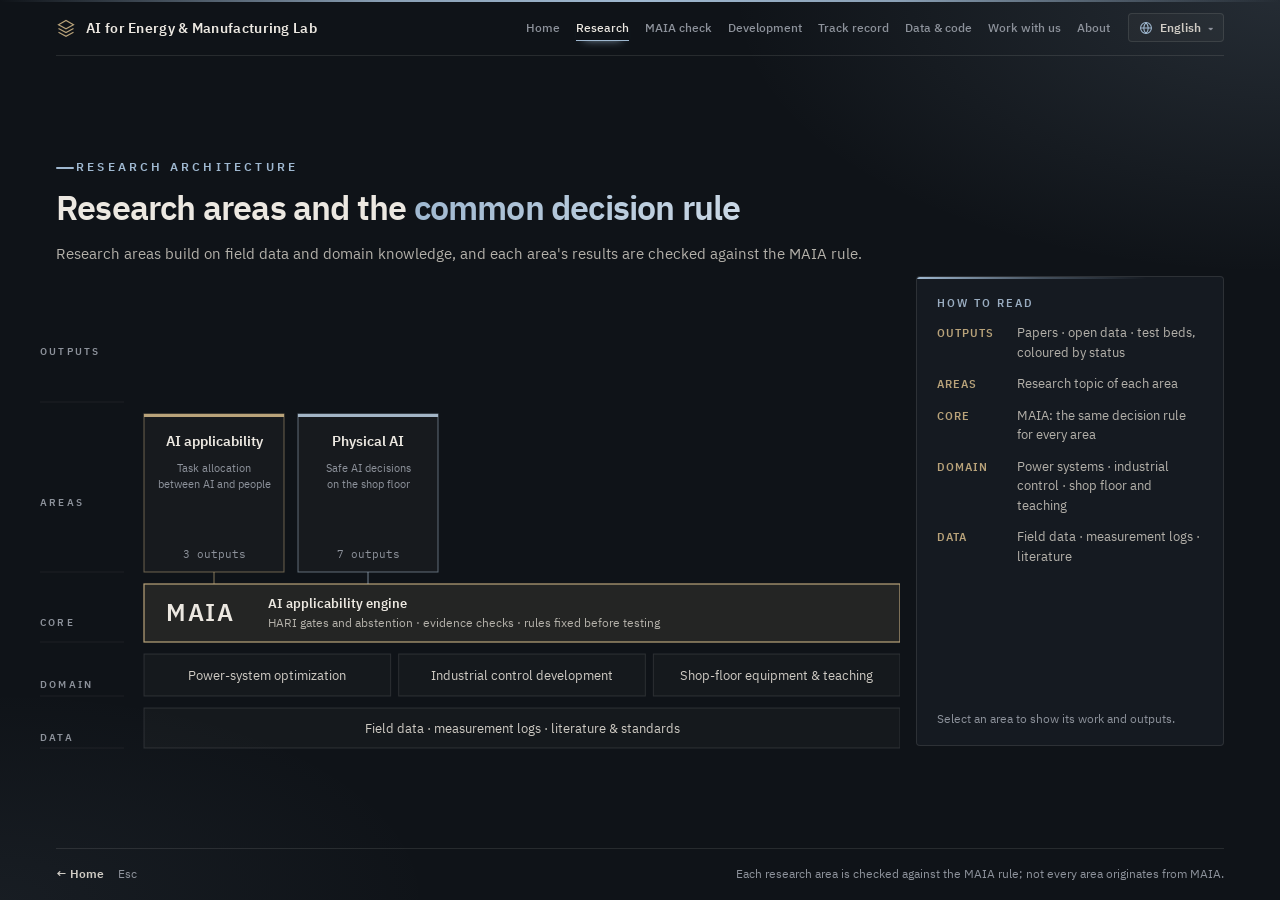
<file: map.html>
<!doctype html>
<html data-published="2026-11-27" lang="ko">
<head>
<meta charset="utf-8">
<meta name="viewport" content="width=device-width, initial-scale=1">
<title>Research architecture — AI for Energy &amp; Manufacturing Lab</title>
<!-- seo -->
<meta name="description" content="AI for Energy &amp; Manufacturing Lab, Korea Polytechnics (Daegu). We decide, task by task, what AI should take on in energy and manufacturing sites and verify it on real equipment: papers, open data and code, and the MAIA task-allocation check.">
<link rel="canonical" href="https://changhanahn.github.io/maia-lab/map.html">
<meta property="og:type" content="website">
<meta property="og:site_name" content="AI for Energy &amp; Manufacturing Lab">
<meta property="og:title" content="Research architecture — AI for Energy &amp; Manufacturing Lab">
<meta property="og:description" content="AI for Energy &amp; Manufacturing Lab, Korea Polytechnics (Daegu). We decide, task by task, what AI should take on in energy and manufacturing sites and verify it on real equipment: papers, open data and code, and the MAIA task-allocation check.">
<meta property="og:url" content="https://changhanahn.github.io/maia-lab/map.html">
<meta property="og:image" content="https://changhanahn.github.io/maia-lab/media/og-card.jpg">
<meta property="og:image:width" content="1200">
<meta property="og:image:height" content="630">
<meta property="og:image:alt" content="AI for Energy &amp; Manufacturing Lab">
<meta name="twitter:card" content="summary_large_image">
<link rel="stylesheet" href="https://fonts.googleapis.com/css2?family=IBM+Plex+Sans+KR:wght@400;500;600;700&family=IBM+Plex+Mono:wght@400;500&display=swap" media="print" onload="this.media='all'">
<link rel="stylesheet" href="assets/site.css?v=20261024a">
<style>
.head{position:absolute;left:56px;top:68px;width:1168px}
#arch{position:absolute;left:40px;top:182px;width:860px;height:478px}
.panel{position:absolute;left:916px;top:186px;width:308px;height:470px;display:flex;flex-direction:column}
.tag{font-size:10px;font-weight:600;letter-spacing:2.2px;fill:#8d929b}
.tagk{font-size:12px;font-weight:600;fill:#ece8e1}
.band{opacity:0;transform:translateY(10px);transition:opacity .7s ease,transform .7s cubic-bezier(.2,.7,.2,1)}
.band.on{opacity:1;transform:none}
.cell{fill:rgba(236,232,225,.025);stroke:rgba(236,232,225,.12)}
.ctext{font-size:12.5px;fill:#cfcbc4;text-anchor:middle}
.core rect{fill:rgba(185,163,122,.12);stroke:#b9a37a;stroke-width:1.2}
.pillar{cursor:pointer;transform-box:fill-box;transform-origin:50% 100%;transform:scaleY(0);transition:transform .8s cubic-bezier(.2,.7,.2,1)}
.pillar.on{transform:scaleY(1)}
.pillar:focus-visible rect.body{stroke:#ece8e1;stroke-width:2}
.area-detail{color:var(--brass);font-weight:600}
.area-detail:focus-visible{outline:2px solid var(--brass);outline-offset:5px}
.pillar rect.body{fill:rgba(236,232,225,.03);stroke-width:1;transition:fill .25s}
.pillar:hover rect.body,.pillar.sel rect.body{fill:rgba(236,232,225,.07)}
.pname{font-size:13.5px;font-weight:600;fill:#ece8e1;text-anchor:middle}
.pq{font-size:11px;fill:#8d929b;text-anchor:middle}
.pcount{font-family:var(--mono);font-size:11px;fill:#8d929b;text-anchor:middle}
.out{opacity:0;transition:opacity .5s}
.out.on{opacity:1}
.pn h3{margin:8px 0 0;font-size:20px;font-weight:600;letter-spacing:-.3px}
.pn .q{margin:8px 0 0;font-size:14px;color:#ece8e1;line-height:1.55}
.pn .w{margin:8px 0 0;font-size:12.5px;color:var(--mute);line-height:1.55}
.lv{margin-top:14px;display:flex;flex-direction:column;gap:9px}
.lv div{display:grid;grid-template-columns:1fr auto;gap:10px;align-items:center;font-size:13px;color:#ece8e1;padding-bottom:9px;border-bottom:1px solid var(--line)}
.lv div:last-child{border-bottom:0}
.lv.many{margin-top:10px;gap:5px}
.lv.many div{font-size:12px;line-height:1.35;padding-bottom:5px}
.lv.lots{margin-top:8px;gap:3px}
.lv.lots div{font-size:11.5px;line-height:1.3;padding-bottom:3px}
.lv a{color:#ece8e1;border-bottom:1px solid rgba(185,163,122,.6)}
.st{font-size:10.5px;font-weight:600;padding:2px 8px;border:1px solid;border-radius:2px;white-space:nowrap}
.legend{margin-top:12px;display:flex;flex-direction:column;gap:12px}
.legend div{display:grid;grid-template-columns:70px 1fr;gap:10px;font-size:13px;line-height:1.5}
.legend b{font-size:11px;font-weight:600;letter-spacing:1px;color:var(--brass);padding-top:2px}
.legend span{color:#b4b1aa}
.pn .more{margin-top:auto;font-size:12px;color:var(--mute)}
/* phones: the diagram labels are too small to read, so the areas are also listed as links */
.m-areas{display:none}
@media (max-width:900px),(max-height:500px){
  #arch,#panel{display:none}
  .m-areas{display:flex;flex-direction:column}
  .m-areas a{display:flex;align-items:center;gap:10px;padding:13px 0;border-bottom:1px solid var(--line);font-size:14.5px;font-weight:500;color:#cfcbc4}
  .m-areas a i{width:7px;height:7px;border-radius:50%}
  .m-areas a:after{content:'→';margin-left:auto;color:var(--acc)}
  .m-areas a[aria-current]{color:var(--acc);font-weight:600}
}
</style>
</head>
<body data-page="map">
<div class="stage" id="stage"><div class="page" id="page">

  <div class="head">
    <div class="kicker" data-ko="연구 아키텍처" data-en="RESEARCH ARCHITECTURE">연구 아키텍처</div>
    <div class="h2" data-ko="연구 분야와 <em>공통 판단 기준</em>" data-en="Research areas and the <em>common decision rule</em>">연구 분야와 <em>공통 판단 기준</em></div>
    <p class="lead" data-ko="현장 데이터와 도메인 지식을 바탕으로 연구 분야를 나누고, 각 분야의 결과를 MAIA 판단 기준으로 검증합니다." data-en="Research areas build on field data and domain knowledge, and each area's results are checked against the MAIA rule.">현장 데이터와 도메인 지식을 바탕으로 연구 분야를 나누고, 각 분야의 결과를 MAIA 판단 기준으로 검증합니다.</p>
  </div>

  <svg id="arch" viewBox="0 0 860 478"></svg>

  <nav class="m-areas" id="m-areas"><a class="area-entry" data-area="A" href="research-ai.html"><i></i><span></span></a><a class="area-entry" data-area="B" href="research-manufacturing.html"><i></i><span></span></a><a class="area-entry" data-area="C" href="research-energy.html"><i></i><span></span></a><a class="area-entry" data-area="D" href="research-energy-manufacturing.html"><i></i><span></span></a><a class="area-entry" data-area="E" href="research-education.html"><i></i><span></span></a></nav>
  <div class="card panel pn" id="panel"></div>

  <div class="foot"><a href="index.html" data-ko="← 홈으로" data-en="← Home">← 홈으로</a><span>Esc</span><span class="r" data-ko="각 연구 분야는 MAIA 판단 기준으로 검증합니다. 모든 연구가 MAIA에서 나온 것은 아닙니다." data-en="Each research area is checked against the MAIA rule; not every area originates from MAIA.">각 연구 분야는 MAIA 판단 기준으로 검증합니다. 모든 연구가 MAIA에서 나온 것은 아닙니다.</span></div>

</div></div>
<script src="assets/research.js?v=20261031a"></script>
<script src="assets/i18n.js?v=20261031a"></script>
<script src="assets/site.js?v=20261031a"></script>
<script>
(function(){
const L=window.LAB,NS='http://www.w3.org/2000/svg',svg=document.getElementById('arch');
function el(tag,a,p){const e=document.createElementNS(NS,tag);for(const k in a)e.setAttribute(k,a[k]);(p||svg).appendChild(e);return e}
function tx(x,y,ko,en,cls,p,extra){const t=el('text',Object.assign({x,y,class:cls},extra||{}),p);t.dataset.ko=ko;t.dataset.en=en;return t}

const X0=104,W=756,COLW=140,GAP=(W-5*COLW)/4;
const Y={out:[10,130],trk:[142,300],core:[312,370],dom:[382,424],dat:[436,476]};

// status vocabulary (achievements only)
const ST=window.RESEARCH.statuses;
const TR=window.RESEARCH.areas.map(t=>JSON.parse(JSON.stringify(t)));
function localHref(path){const u=new URL(path,location.href);if(u.origin===location.origin)u.searchParams.set('lang',L.lang());return u.href}

// layer tags (left)
[['산출물','OUTPUTS',Y.out],['연구 분야','AREAS',Y.trk],['코어','CORE',Y.core],['도메인','DOMAIN',Y.dom],['데이터','DATA',Y.dat]].forEach(([ko,en,[a,b]])=>{
  const m=(a+b)/2;tx(0,m-2,ko,'','tagk');const t=el('text',{x:0,y:m+13,class:'tag'});t.textContent=en;
  el('line',{x1:0,x2:84,y1:b,y2:b,stroke:'rgba(236,232,225,.06)'});
});

// data band
const dat=el('g',{class:'band'});
el('rect',{x:X0,y:Y.dat[0],width:W,height:Y.dat[1]-Y.dat[0],class:'cell'},dat);
tx(X0+W/2,Y.dat[0]+25,'현장 데이터 · 계측 기록 · 문헌·표준','Field data · measurement logs · literature & standards','ctext',dat);

// domain band: three cells
const dom=el('g',{class:'band'});const dw=(W-2*8)/3;
[['전력계통 최적화 연구','Power-system optimization'],['산업 제어 개발','Industrial control development'],['현장 설비·교육','Shop-floor equipment & teaching']].forEach(([ko,en],i)=>{
  const x=X0+i*(dw+8);el('rect',{x,y:Y.dom[0],width:dw,height:Y.dom[1]-Y.dom[0],class:'cell'},dom);tx(x+dw/2,Y.dom[0]+26,ko,en,'ctext',dom);
});

// core band: MAIA
const core=el('g',{class:'band core'});
el('rect',{x:X0,y:Y.core[0],width:W,height:Y.core[1]-Y.core[0]},core);
el('text',{x:X0+22,y:Y.core[0]+37,'font-size':24,'font-weight':600,fill:'#ece8e1','letter-spacing':1.5},core).textContent='MAIA';
tx(X0+124,Y.core[0]+24,'AI 적용 판단 엔진','AI applicability engine','',core,{'font-size':13,'font-weight':600,fill:'#ece8e1'});
tx(X0+124,Y.core[0]+43,'HARI 관문·기권 · 증거 검증 · 시험 전 기준 고정','HARI gates and abstention · evidence checks · rules fixed before testing','',core,{'font-size':12,fill:'#b4b1aa'});

// tracks (pillars) + outputs
const pg=el('g',{}),og=el('g',{});
TR.forEach((t,i)=>{
  const x=X0+i*(COLW+GAP);t.x=x;
  const g=el('g',{class:'pillar',role:'button',tabindex:0,'data-area':t.id,'aria-pressed':'false','aria-controls':'panel'},pg);t.g=g;
  el('rect',{x,y:Y.trk[0],width:COLW,height:Y.trk[1]-Y.trk[0],class:'body',stroke:t.c,'stroke-opacity':.55},g);
  el('rect',{x,y:Y.trk[0],width:COLW,height:3,fill:t.c},g);
  tx(x+COLW/2,Y.trk[0]+32,t.ko,t.en,'pname',g);
  t.q1=tx(x+COLW/2,Y.trk[0]+58,t.q[0][0],t.q[1][0],'pq',g);t.q2=tx(x+COLW/2,Y.trk[0]+74,t.q[0][1],t.q[1][1],'pq',g);
  // footing into the core
  el('line',{x1:x+COLW/2,x2:x+COLW/2,y1:Y.trk[1],y2:Y.core[0],stroke:t.c,'stroke-opacity':.7},g);
  const n=t.leaves.length;
  const pc=tx(x+COLW/2,Y.trk[1]-14,'산출물 '+n,n+(n>1?' outputs':' output'),'pcount',g);pc.dataset.ja='成果物 '+n;pc.dataset.zh='产出 '+n;
  // output blocks above the pillar, coloured by status
  // blocks shrink with the busiest column so all of them stay inside the outputs band (2026-11-08)
  const most=Math.max(...TR.map(x=>x.leaves.length)),step=Math.min(30,(Y.out[1]-Y.out[0])/most),bh=step-(step<30?4:6),fs=bh>=22?11:10;
  t.outs=t.leaves.map((lf,j)=>{const s=ST[lf[2]];const yy=Y.out[1]-(j+1)*step;const r=el('g',{class:'out'},og);
    el('rect',{x,y:yy,width:COLW,height:bh,fill:'rgba(236,232,225,.02)',stroke:s[2],'stroke-opacity':.45},r);el('rect',{x,y:yy,width:3,height:bh,fill:s[2]},r);
    tx(x+12,yy+bh/2+fs*.36,t.short[j][0],t.short[j][1],'',r,{'font-size':fs,fill:'#cfcbc4'});return r});
  g.addEventListener('keydown',e=>{if(e.key==='Enter'||e.key===' '){e.preventDefault();show(t,true)}});
  g.addEventListener('mouseenter',()=>show(t));g.addEventListener('click',()=>show(t,true));
});
svg.addEventListener('mouseleave',()=>{if(!pinned)legend()});

// panel
const panel=document.getElementById('panel');let pinned=null;
function legend(){
  TR.forEach(t=>{t.g.classList.remove('sel');t.g.setAttribute('aria-pressed','false')});
  panel.innerHTML='<div class="ck">'+L.T('읽는 법','HOW TO READ')+'</div><div class="legend">'
   +'<div><b>'+L.T('산출물','OUTPUTS')+'</b><span>'+L.T('논문 · 공개 데이터 · 시험대. 색은 상태','Papers · open data · test beds, coloured by status')+'</span></div>'
   +'<div><b>'+L.T('연구 분야','AREAS')+'</b><span>'+L.T('분야별 연구 주제','Research topic of each area')+'</span></div>'
   +'<div><b>'+L.T('코어','CORE')+'</b><span>'+L.T('MAIA: 모든 분야에 같은 판단 기준 적용','MAIA: the same decision rule for every area')+'</span></div>'
   +'<div><b>'+L.T('도메인','DOMAIN')+'</b><span>'+L.T('전력계통 · 산업 제어 · 현장 설비와 교육','Power systems · industrial control · shop floor and teaching')+'</span></div>'
   +'<div><b>'+L.T('데이터','DATA')+'</b><span>'+L.T('현장 데이터 · 계측 기록 · 문헌과 표준','Field data · measurement logs · literature')+'</span></div>'
   +'</div><div class="more">'+L.T('분야를 선택하면 연구 내용과 산출물이 표시됩니다.','Select an area to show its work and outputs.')+'</div>';
}
// the pinned area rides in the address, so coming back from another page finds it still open
function remember(id){try{const u=new URL(location.href),q=new URLSearchParams(u.search);q.delete('area');  // area first, as area pages link here
  u.search=[id?'area='+id:'',String(q)].filter(Boolean).join('&');history.replaceState(history.state,'',u)}catch(e){}}
function show(t,pin){
  if(pin){pinned=t;remember(t.id)}if(pinned&&pinned!==t&&!pin)return;
  TR.forEach(x=>{x.g.classList.toggle('sel',x===t);x.g.setAttribute('aria-pressed',String(x===t))});
  panel.innerHTML='<div class="ck" style="color:'+t.c+'">'+L.T('연구 분야 ','AREA ')+t.id+'</div><h3>'+L.T(t.ko,t.en)+'</h3><p class="q">'+L.T(t.q[0].join(' '),t.q[1].join(' '))+'</p><p class="w">'+L.T(t.wko,t.wen)+'</p><div class="lv'+(t.leaves.length>4?' many':'')+(t.leaves.length>6?' lots':'')+'">'
   +t.leaves.map(lf=>{const s=ST[lf[2]];const name=L.T(lf[0],lf[1]);return '<div>'+(lf[3]?'<a href="'+localHref(lf[3])+'">'+name+'</a>':'<span>'+name+'</span>')+'<span class="st" style="color:'+s[2]+';border-color:'+s[2]+'88">'+L.T(s[0],s[1])+'</span></div>'}).join('')
   +'</div><div class="more"><a class="area-detail" href="'+localHref(t.href)+'">'+L.T('분야 상세 보기 →','Explore this area →')+'</a></div>';
}
document.addEventListener('keydown',e=>{if(e.key==='Escape'&&pinned){pinned=null;remember(null);legend();e.stopImmediatePropagation()}},true);

// build sequence: data → domain → core → tracks → outputs
const at=(ms,f)=>setTimeout(f,ms);
[dat,dom,core].forEach((g,i)=>at(200+i*450,()=>g.classList.add('on')));
TR.forEach((t,i)=>at(1700+i*140,()=>t.g.classList.add('on')));
let k=0;TR.forEach(t=>t.outs.forEach(o=>at(2800+(k++)*90,()=>o.classList.add('on'))));

// on phones the area you came back from is marked in the list
const back=new URLSearchParams(location.search).get('area'),mark=back&&document.querySelector('.m-areas a[data-area="'+back+'"]');if(mark)mark.setAttribute('aria-current','true');
L.onLang.push(()=>document.getElementById('m-areas').setAttribute('aria-label',L.T('연구 분야','Research areas','研究分野','研究方向')));
L.onLang.push(()=>{
  const wasDetail=document.activeElement&&document.activeElement.classList.contains('area-detail');
  TR.forEach(t=>t.g.setAttribute('aria-label',L.T(t.ko,t.en)));
  if(pinned)show(pinned,true);else legend();
  if(wasDetail){const a=panel.querySelector('.area-detail');if(a)a.focus()}
});
const selected=TR.find(t=>t.id===new URLSearchParams(location.search).get('area'));
if(selected)pinned=selected;
})();
</script>
</body>
</html>
</file>
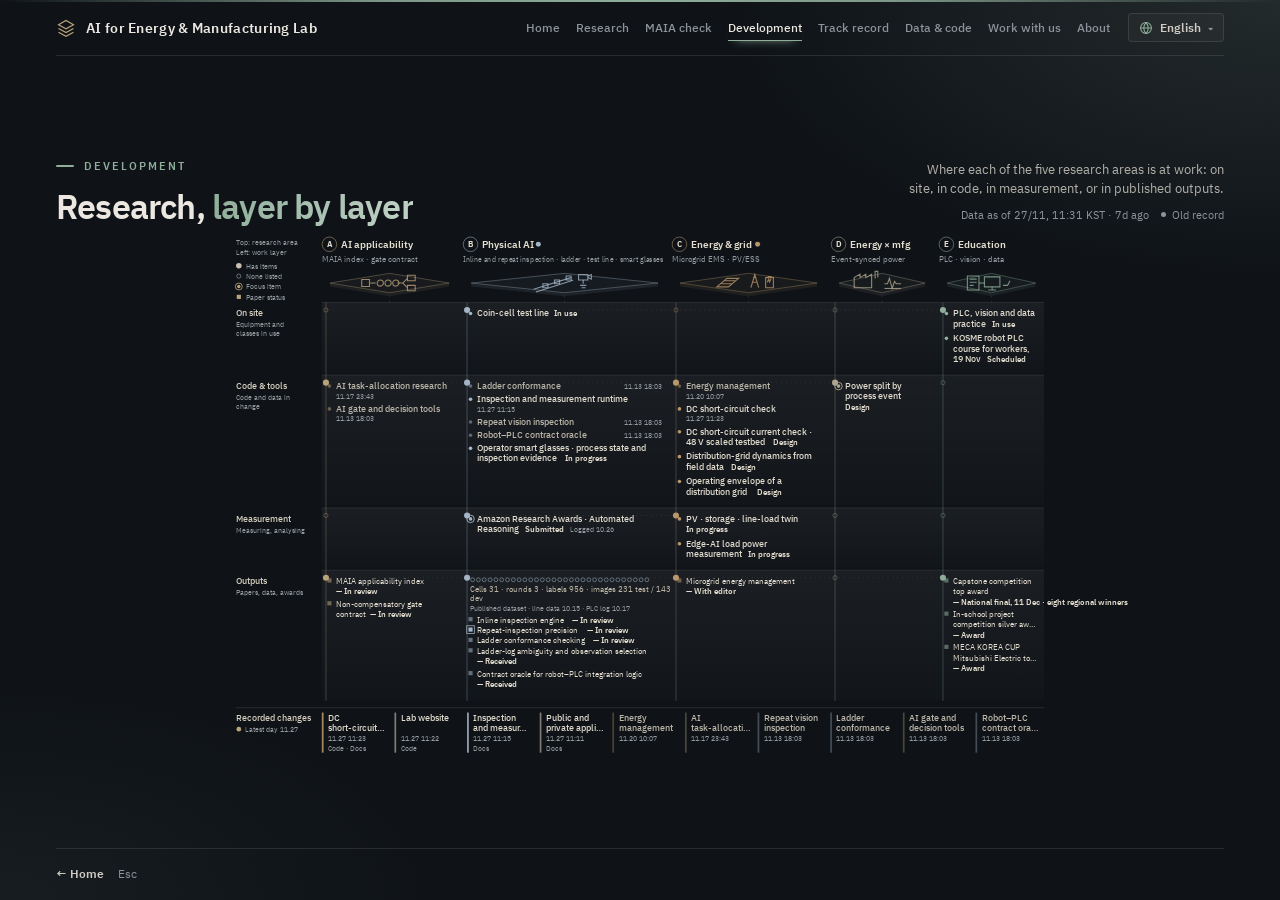
<file: open.html>
<!doctype html>
<html data-published="2026-11-27" lang="ko">
<head>
<meta charset="utf-8">
<meta name="viewport" content="width=device-width, initial-scale=1">
<title>Development — AI for Energy &amp; Manufacturing Lab</title>
<!-- seo -->
<meta name="description" content="AI for Energy &amp; Manufacturing Lab, Korea Polytechnics (Daegu). We decide, task by task, what AI should take on in energy and manufacturing sites and verify it on real equipment: papers, open data and code, and the MAIA task-allocation check.">
<link rel="canonical" href="https://changhanahn.github.io/maia-lab/open.html">
<meta property="og:type" content="website">
<meta property="og:site_name" content="AI for Energy &amp; Manufacturing Lab">
<meta property="og:title" content="Development — AI for Energy &amp; Manufacturing Lab">
<meta property="og:description" content="AI for Energy &amp; Manufacturing Lab, Korea Polytechnics (Daegu). We decide, task by task, what AI should take on in energy and manufacturing sites and verify it on real equipment: papers, open data and code, and the MAIA task-allocation check.">
<meta property="og:url" content="https://changhanahn.github.io/maia-lab/open.html">
<meta property="og:image" content="https://changhanahn.github.io/maia-lab/media/og-card.jpg">
<meta property="og:image:width" content="1200">
<meta property="og:image:height" content="630">
<meta property="og:image:alt" content="AI for Energy &amp; Manufacturing Lab">
<meta name="twitter:card" content="summary_large_image">
<link rel="stylesheet" href="https://fonts.googleapis.com/css2?family=IBM+Plex+Sans+KR:wght@400;500;600;700&family=IBM+Plex+Mono:wght@400;500&display=swap" media="print" onload="this.media='all'">
<link rel="stylesheet" href="assets/site.css?v=20261024a">
<script src="pulse.js"></script>
<script src="assets/progress.js?v=20261031a"></script>
<style>
.head{position:absolute;left:56px;top:68px;width:1168px}
.head-side{position:absolute;right:0;top:2px;width:350px;text-align:right}
.head-side .lead{margin:0;font-size:12.5px;line-height:1.55;text-wrap:balance;word-break:keep-all}
.meta-row{display:flex;flex-wrap:wrap;justify-content:flex-end;align-items:center;gap:4px 12px;margin-top:8px}
.board-meta{font-size:10.5px;color:var(--mute)}
.fresh{display:flex;align-items:center;gap:6px;font-size:10.5px;color:var(--mute)}
.fresh[hidden]{display:none}
.status-dot{width:5px;height:5px;border-radius:50%;background:var(--mute);flex:none}
.status-dot[data-state=current]{background:var(--sage)}
.status-dot[data-state=delayed]{background:var(--brass)}
.status-dot[data-state=error]{background:var(--hu)}
.board-layout{position:absolute;left:56px;top:146px;width:1168px;height:516px}
#boardEmpty{font-size:12px;color:var(--mute);line-height:1.7;margin:15px 0}
.layer-map{display:block;overflow:visible}
.layer-map text{fill:#e3ddcf}
.layer-map .lm-name{font-size:14px;font-weight:600}
.layer-map .lm-sub,.layer-map .lm-bsub,.layer-map .lm-meta,.layer-map .lm-leg{fill:#959a9f}
.layer-map .lm-sub{font-size:11px}
.layer-map .lm-band{font-size:13px;font-weight:500;fill:#d7d0bf}
.layer-map .lm-bsub,.layer-map .lm-meta,.layer-map .lm-leg{font-size:10.5px}
.layer-map .lm-nm{font-size:12.5px;font-weight:500}
.layer-map .lm-nm.cold{fill:#bdb7a9}
.layer-map .lm-st{font-size:11.5px;font-weight:600}
.layer-map .lm-mini{font-size:11px;fill:#bdb6a6}
.layer-map .lm-pap{font-size:12px}
.layer-map .lm-badge{font-size:11px;font-weight:700}
.layer-map .pend{fill:var(--sage)}
.pulse{animation:lm-ring 3.6s ease-in-out infinite}
@keyframes lm-ring{0%,100%{stroke-opacity:.2}50%{stroke-opacity:.9}}
.blip{animation:lm-blip 3s ease-in-out infinite}
@keyframes lm-blip{0%,100%{opacity:.3}50%{opacity:1}}
@media(prefers-reduced-motion:reduce){.pulse,.blip{animation:none!important}}
.layer-list{display:none}
@media(max-width:900px),(max-height:500px){
 .head-side{position:static;width:auto;text-align:left;margin-top:12px}
 .head-side .lead{font-size:14px}
 .board-meta{font-size:12px}
 .meta-row{justify-content:flex-start}
 .fresh{font-size:12px}
 .layer-map{display:none}
 .layer-list{display:block}
 .ll-area{border-top:1px solid var(--line);padding:14px 0 10px}
 .ll-area h3{display:flex;flex-wrap:wrap;align-items:center;gap:4px 9px;margin:0 0 8px;font-size:16px;font-weight:600;color:var(--c,var(--txt))}
 .ll-area h3 i{font-style:normal;font-size:12px;font-weight:700;width:24px;height:24px;border:1px solid var(--c);border-radius:50%;display:inline-grid;place-items:center}
 .ll-area h3 small{flex-basis:100%;font-size:12.5px;font-weight:400;color:var(--mute)}
 .ll-band{display:grid;grid-template-columns:88px minmax(0,1fr);gap:10px;padding:7px 0;border-top:1px dashed rgba(236,232,225,.07)}
 .ll-band>span{font-size:12.5px;color:#a9a397}
 .ll-area ul{list-style:none;margin:0;padding:0;display:flex;flex-direction:column;gap:8px}
 .ll-area li{font-size:14px;line-height:1.45;color:#e3ddcf;min-width:0}
 .ll-area li em{font-style:normal;font-weight:600;font-size:13px;color:var(--c);margin-left:7px}
 .ll-area li small{display:block;font-size:12px;color:var(--mute)}
 .ll-strip li{border-left:2px solid var(--c);padding-left:10px}
}
</style>
</head>
<body data-page="open">
<div class="stage" id="stage"><div class="page" id="page">
 <div class="head">
  <div class="ck" data-ko="개발 현황" data-en="DEVELOPMENT" data-ja="開発状況" data-zh="开发进展">개발 현황</div>
  <div class="h2" data-ko="연구 진행, <em>작업의 현재 위치</em>" data-en="Research, <em>layer by layer</em>" data-ja="研究の進行、<em>作業の現在位置</em>" data-zh="研究进展，<em>工作的当前位置</em>">연구 진행, <em>작업의 현재 위치</em></div>
  <div class="head-side">
   <p class="lead" data-ko="다섯 연구영역이 어느 작업 층(현장·코드·실측·성과)에서 진행되는지 표시합니다." data-en="Where each of the five research areas is at work: on site, in code, in measurement, or in published outputs." data-ja="5つの研究領域が、現場・コード・実測・成果の4つの作業層のどこで進んでいるかを示します。" data-zh="显示五个研究方向分别在现场、代码、实测、成果四个工作层中的哪一层推进。">다섯 연구영역이 어느 작업 층(현장·코드·실측·성과)에서 진행되는지 표시합니다.</p>
   <div class="meta-row"><div class="board-meta" id="boardFresh" aria-live="polite"></div><div class="fresh"><span class="status-dot" id="freshDot"></span><span id="freshLabel"></span></div></div>
  </div>
 </div>
 <div class="board-layout">
  <p id="boardEmpty" data-ko="작업 기록 확인 중" data-en="Loading work records" data-ja="作業記録を確認中" data-zh="正在读取工作记录">작업 기록 확인 중</p>
  <svg class="layer-map" id="layerMap" role="img" aria-labelledby="layerTitle"></svg>
  <div class="layer-list" id="layerList"></div>
  <div class="sr"><div id="rows"><div class="pr"><div class="nm">인라인 검사 엔진</div><div class="chain"><span class="stp done"><b>라인 실측</b> <small>2026-10-15</small></span> → <span class="stp done"><b>데이터 공개</b> <small>2026-10-15</small></span> → <span class="stp done"><b>투고</b> <small>2026-10-15</small></span> → <span class="stp now"><b>심사 중</b></span></div></div><div class="pr"><div class="nm">반복 검사 정밀도</div><div class="chain"><span class="stp done"><b>데이터 공개</b> <small>2026-10-11</small></span> → <span class="stp done"><b>투고</b> <small>2026-10-25</small></span> → <span class="stp done"><b>초기 검토 중</b></span> → <span class="stp now"><b>심사 중</b></span></div></div><div class="pr"><div class="nm">래더 적합성 검사</div><div class="chain"><span class="stp done"><b>사전등록</b></span> → <span class="stp done"><b>라인 실측</b> <small>2026-10-17</small></span> → <span class="stp done"><b>데이터 공개</b> <small>2026-10-17</small></span> → <span class="stp done"><b>투고</b> <small>2026-10-26</small></span> → <span class="stp done"><b>접수 완료</b></span> → <span class="stp now"><b>심사 중</b></span></div></div><div class="pr"><div class="nm">MAIA 적용성 지수</div><div class="chain"><span class="stp done"><b>투고</b> <small>2026-09-19</small></span> → <span class="stp done"><b>수정 중</b></span> → <span class="stp done"><b>재투고</b> <small>2026-11-15</small></span> → <span class="stp now"><b>심사 중</b></span></div></div><div class="pr"><div class="nm">비보상 관문 계약</div><div class="chain"><span class="stp done"><b>투고</b> <small>2026-11-12</small></span> → <span class="stp done"><b>초기 검토 중</b></span> → <span class="stp now"><b>심사 중</b></span></div></div><div class="pr"><div class="nm">마이크로그리드 계층형 에너지 관리</div><div class="chain"><span class="stp done"><b>투고</b> <small>2026-11-11</small></span> → <span class="stp done"><b>접수 완료</b></span> → <span class="stp now"><b>편집 검토 중</b></span></div></div><div class="pr"><div class="nm">래더 로그 모호성·관측 선택</div><div class="chain"><span class="stp done"><b>투고</b> <small>2026-10-24</small></span> → <span class="stp now"><b>접수 완료</b></span></div></div><div class="pr"><div class="nm">로봇–PLC 통합 로직 계약 판정기</div><div class="chain"><span class="stp done"><b>투고</b> <small>2026-11-06</small></span> → <span class="stp now"><b>접수 완료</b></span></div></div><div class="pr"><div class="nm">작업자 스마트안경 · 공정 상태·검사 근거 표시</div><div class="chain"><span class="stp now"><b>진행 중</b></span> → <span class="stp next"><b>전국 본선 12.11 · 지역 1위 8팀</b></span></div></div><div class="pr"><div class="nm">공정 이벤트 동기 전력 분해</div><div class="chain"><span class="stp now"><b>설계</b></span> → <span class="stp next"><b>실측</b></span></div></div><div class="pr"><div class="nm">PV·ESS·라인 부하 트윈</div><div class="chain"><span class="stp now"><b>진행 중</b></span></div></div><div class="pr"><div class="nm">엣지 AI 부하 전력 계측</div><div class="chain"><span class="stp now"><b>진행 중</b></span></div></div><div class="pr"><div class="nm">직류 배전 단락전류 계산 검증 · 48 V 축소 시험대</div><div class="chain"><span class="stp now"><b>설계</b></span> → <span class="stp next"><b>실측</b></span></div></div><div class="pr"><div class="nm">실계통 데이터 기반 배전망 동적특성 해석</div><div class="chain"><span class="stp now"><b>설계</b></span></div></div><div class="pr"><div class="nm">분산자원 배전망 운전가능영역</div><div class="chain"><span class="stp now"><b>설계</b></span></div></div><div class="pr"><div class="nm">코인셀 시험 라인</div><div class="chain"><span class="stp now"><b>운영 중</b></span></div></div><div class="pr"><div class="nm">PLC·비전·데이터 실습</div><div class="chain"><span class="stp now"><b>운영 중</b></span></div></div><div class="pr"><div class="nm">중진공 재직자 로봇 PLC 교육 11.19</div><div class="chain"><span class="stp now"><b>예정</b></span></div></div><div class="pr"><div class="nm">캡스톤 작품대회 최우수상</div><div class="chain"><span class="stp done"><b>수상</b> <small>2026-10-27</small></span> → <span class="stp now"><b>전국 본선 12.11 · 지역 1위 8팀</b></span></div></div><div class="pr"><div class="nm">MECA KOREA CUP 미쓰비시전기 최우수상</div><div class="chain"><span class="stp now"><b>수상</b> <small>2026-08-06</small></span></div></div><div class="pr"><div class="nm">교내 융합프로젝트 경진대회 은상</div><div class="chain"><span class="stp now"><b>수상</b> <small>2026-11-08</small></span></div></div></div></div>
 </div>
 <div class="foot"><a href="index.html" data-ko="← 홈으로" data-en="← Home" data-ja="← ホームへ" data-zh="← 返回首页">← 홈으로</a><span>Esc</span></div>
</div></div>
<script src="assets/research.js?v=20261031a"></script>
<script src="assets/i18n.js?v=20261031a"></script>
<script src="assets/site.js?v=20261031a"></script>
<script src="assets/development.js?v=20261031a"></script>
</body>
</html>
</file>
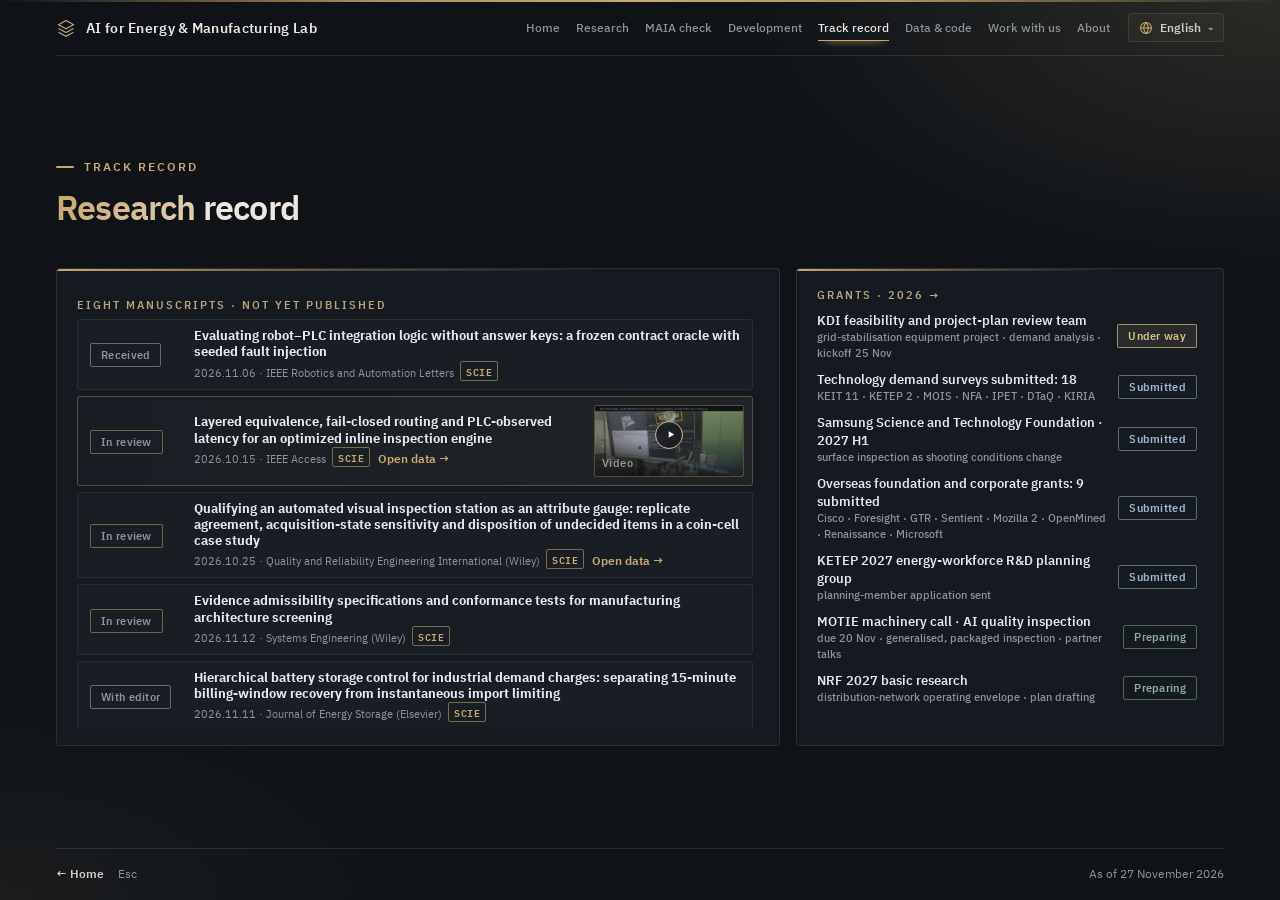
<file: record.html>
<!doctype html>
<html data-published="2026-11-27" lang="ko">
<head>
<meta charset="utf-8">
<meta name="viewport" content="width=device-width, initial-scale=1">
<title>Track record — AI for Energy &amp; Manufacturing Lab</title>
<!-- seo -->
<meta name="description" content="AI for Energy &amp; Manufacturing Lab, Korea Polytechnics (Daegu). We decide, task by task, what AI should take on in energy and manufacturing sites and verify it on real equipment: papers, open data and code, and the MAIA task-allocation check.">
<link rel="canonical" href="https://changhanahn.github.io/maia-lab/record.html">
<meta property="og:type" content="website">
<meta property="og:site_name" content="AI for Energy &amp; Manufacturing Lab">
<meta property="og:title" content="Track record — AI for Energy &amp; Manufacturing Lab">
<meta property="og:description" content="AI for Energy &amp; Manufacturing Lab, Korea Polytechnics (Daegu). We decide, task by task, what AI should take on in energy and manufacturing sites and verify it on real equipment: papers, open data and code, and the MAIA task-allocation check.">
<meta property="og:url" content="https://changhanahn.github.io/maia-lab/record.html">
<meta property="og:image" content="https://changhanahn.github.io/maia-lab/media/og-card.jpg">
<meta property="og:image:width" content="1200">
<meta property="og:image:height" content="630">
<meta property="og:image:alt" content="AI for Energy &amp; Manufacturing Lab">
<meta name="twitter:card" content="summary_large_image">
<link rel="stylesheet" href="https://fonts.googleapis.com/css2?family=IBM+Plex+Sans+KR:wght@400;500;600;700&family=IBM+Plex+Mono:wght@400;500&display=swap" media="print" onload="this.media='all'">
<link rel="stylesheet" href="assets/site.css?v=20261024a">
<style>
.head{position:absolute;left:56px;top:68px;width:1168px}
.head .ck{color:var(--acc);font-size:12px}
.papers{position:absolute;left:56px;top:178px;width:724px;height:478px;display:flex;flex-direction:column}
.side{position:absolute;left:796px;top:178px;width:428px;height:478px;display:flex;flex-direction:column;gap:12px}
.plist,.glist{flex:1;min-height:0;overflow-y:auto;scrollbar-width:thin;scrollbar-color:rgba(236,232,225,.25) transparent;padding-right:6px}
.plist{display:flex;flex-direction:column;gap:6px;margin-top:10px}
.p{display:grid;grid-template-columns:92px 1fr;gap:12px;align-items:center;padding:7px 12px;border-radius:3px;background:rgba(236,232,225,.02);border:1px solid rgba(236,232,225,.07)}
.p .pill{justify-self:start;font-size:11px}
.p b{display:block;font-size:12.5px;line-height:1.3;font-weight:700;color:#e2e8f0}
.p span{display:block;font-size:11px;color:var(--mute);margin-top:2px}
.p span a{color:#9fb8d0;font-family:var(--mono);font-size:11px}
.s-sub,.s-screen,.s-editor{color:#9fb8d0;border-color:rgba(159,184,208,.5)}
.s-rev{color:#c9a96e;border-color:rgba(201,169,110,.5)}
.s-fix{color:#b4b1aa;border-color:rgba(180,177,170,.45)}
.dl{margin-left:8px;font-size:11.5px;font-weight:600;color:var(--acc);white-space:nowrap}
.s-pre{color:#8fae9a;border-color:rgba(143,174,154,.5)}
.s-sel,.s-kick{color:#d6bf86;border-color:rgba(214,191,134,.7);background:rgba(185,163,122,.12)}
.s-no{color:#fb7185;border-color:rgba(251,113,133,.6);background:rgba(251,113,133,.14)}
.jr{display:block;font-size:12px;color:#b4b1aa;margin-top:3px}.jr em{font-style:normal}
.scie{display:inline-block;font-style:normal;font-family:var(--mono);font-size:10px;font-weight:600;letter-spacing:.6px;color:var(--acc);border:1px solid color-mix(in srgb,var(--acc) 55%,transparent);border-radius:2px;padding:0 5px;margin-left:6px;vertical-align:1px}
.p .jr{display:inline}
.plist .ck.sub{margin-top:12px}
.p .sm{display:block;font-size:11.5px;color:#b4b1aa;line-height:1.45;margin-top:2px}
.s-pat{color:#b9a37a;border-color:rgba(185,163,122,.5)}
.award{display:flex;gap:16px;align-items:center}
.award svg{width:46px;height:46px;flex:none}
.award b{display:block;font-family:var(--head);font-size:18px;font-weight:600;color:#ece8e1;letter-spacing:-.2px}
.award span{display:block;font-size:12px;color:var(--mute);margin-top:3px}
.glist{display:flex;flex-direction:column;gap:9px;margin-top:8px}
.g{display:grid;grid-template-columns:1fr auto;gap:10px;align-items:center;font-size:12.5px;font-weight:600;color:#e2e8f0}
.g small{display:block;font-size:11px;color:var(--mute);font-weight:500}
/* paper videos: English narration; captions in EN/KO/JA/ZH drawn by the page */
.p.hv{grid-template-columns:92px 1fr 150px;padding:8px 8px 8px 12px;background:linear-gradient(90deg,rgba(236,232,225,.02),color-mix(in srgb,var(--acc) 7%,transparent));border-color:color-mix(in srgb,var(--acc) 26%,rgba(236,232,225,.07))}
.vthumb{position:relative;display:block;width:150px;height:72px;padding:0;border:1px solid color-mix(in srgb,var(--acc) 45%,transparent);border-radius:3px;overflow:hidden;background:#000;cursor:pointer;transition:border-color .25s,box-shadow .25s}
.vthumb video{position:absolute;inset:0;width:150px;height:72px;object-fit:cover;filter:saturate(.85) brightness(.8);transition:filter .3s,transform .5s}
.vthumb:after{content:'';position:absolute;inset:0;background:linear-gradient(180deg,transparent 45%,rgba(8,10,13,.85))}
.vring{position:absolute;left:50%;top:42%;z-index:1;display:grid;place-items:center;width:28px;height:28px;margin:-14px 0 0 -14px;border-radius:50%;background:rgba(10,13,18,.55);border:1px solid color-mix(in srgb,var(--acc) 80%,#fff);color:#fff;backdrop-filter:blur(2px);transition:transform .25s,background .25s}
.vring svg{width:11px;height:11px;margin-left:2px}
.vlabel{position:absolute;left:7px;bottom:5px;z-index:1;font-size:10.5px;font-weight:600;letter-spacing:.4px;color:#f1efea}
.vthumb:hover,.vthumb:focus-visible{outline:none;border-color:var(--acc);box-shadow:0 0 0 1px color-mix(in srgb,var(--acc) 40%,transparent),0 6px 18px -8px var(--acc)}
.vthumb:hover video,.vthumb:focus-visible video{filter:none;transform:scale(1.04)}
.vthumb:hover .vring,.vthumb:focus-visible .vring{background:var(--acc);color:#14181e;transform:scale(1.08)}
.vmodal{position:absolute;inset:0;z-index:20;display:grid;place-items:center;background:rgba(8,10,13,.82);backdrop-filter:blur(3px)}
.vmodal[hidden]{display:none}
.vbox{width:860px;border:1px solid color-mix(in srgb,var(--acc) 35%,var(--line));border-radius:5px;background:var(--panel);padding:16px 18px 14px;position:relative;box-shadow:0 20px 60px rgba(0,0,0,.5)}
.vbox:before{content:'';position:absolute;left:0;right:0;top:0;height:2px;background:linear-gradient(90deg,var(--acc),transparent 75%)}
.vhead{display:grid;grid-template-columns:1fr auto;gap:16px;align-items:start;margin-bottom:12px}
.vhead .ck{color:var(--acc)}
.vhead b{display:block;font-size:14.5px;line-height:1.35;font-weight:600;margin-top:5px;color:#ece8e1}
.vhead small{display:block;font-size:11.5px;color:var(--mute);margin-top:3px}
.vx{border:1px solid var(--line);background:none;color:var(--mute);border-radius:3px;width:30px;height:30px;font-size:18px;line-height:1;cursor:pointer}
.vx:hover,.vx:focus-visible{color:var(--txt);border-color:var(--acc);outline:none}
.vwrap{background:#000;border-radius:3px 3px 0 0;overflow:hidden}
.vctl{display:flex;align-items:center;gap:12px;padding:7px 10px;background:#0b0e12;border:1px solid var(--line);border-top:0;border-radius:0 0 3px 3px}
.vic{display:grid;place-items:center;width:28px;height:26px;border:0;border-radius:3px;background:none;color:#e6e2da;cursor:pointer}
.vic svg{width:14px;height:14px}
.vic:hover,.vic:focus-visible{background:color-mix(in srgb,var(--acc) 18%,transparent);color:var(--acc);outline:none}
.vt{font:11.5px var(--mono);color:var(--mute);white-space:nowrap;min-width:92px}
#vseek{flex:1;min-width:0;height:4px;accent-color:var(--acc);cursor:pointer}
.vfsbox:fullscreen{display:flex;flex-direction:column;justify-content:center;background:#000}
.vfsbox:fullscreen .vstage{width:min(100vw,calc((100vh - 42px) * 16 / 9))}
.vfsbox:fullscreen .vctl{width:min(100vw,calc((100vh - 42px) * 16 / 9));margin:0 auto;border:0}
.vstage{position:relative;aspect-ratio:16/9;container-type:inline-size;margin:auto}
.vstage video{position:absolute;left:0;top:0;width:100cqw;height:56.25cqw;display:block;background:#000;cursor:pointer}
/* captions are off until a language is picked, and are bare outlined text with no box, so the picture
   behind stays visible. The MAIA video has its English burned in; a translation sits just above that line
   (place from media/maia-video.band.vtt) */
.vcap{position:absolute;left:50%;bottom:4.5%;display:none;justify-content:center;box-sizing:border-box;width:90%;transform:translateX(-50%);pointer-events:none;text-align:center}
.vcap.on{display:flex}
.vcap span{font-size:2.15cqw;line-height:1.4;color:#f6f4ef;font-weight:600;white-space:pre-line;text-shadow:-.1cqw -.1cqw 0 #000,.1cqw -.1cqw 0 #000,-.1cqw .1cqw 0 #000,.1cqw .1cqw 0 #000,0 0 .35cqw #000,0 .12cqw .4cqw rgba(0,0,0,.9)}
.vfoot{display:flex;align-items:center;gap:12px;margin-top:12px;font-size:11.5px;color:var(--mute)}
.vfoot .ck{letter-spacing:1.5px}
.vfoot .vnote{flex:1;min-width:0}
.vic .i-pause,.vic.on .i-play,.vic .i-x,.vic.on .i-wave{display:none}
.vic.on .i-pause,.vic.on .i-x{display:inline}
.vfs{border:1px solid var(--line);background:none;color:#cfcbc4;border-radius:3px;padding:5px 10px;font-size:11.5px;font-weight:600;cursor:pointer}
.vfs:hover,.vfs:focus-visible{border-color:var(--acc);color:var(--txt);outline:none}
@media (max-width:900px),(max-height:500px){
  .plist,.glist{overflow:visible;padding-right:0}
  .p,.p.hv{grid-template-columns:1fr;gap:8px;padding:12px}
  .p>.pill{justify-self:start}
  .vthumb{width:auto;height:auto;aspect-ratio:2/1;container-type:inline-size}
  .vthumb video{width:100%;height:100%}
  .vmodal{position:fixed;z-index:40}
  .vx{width:40px;height:40px}
  .vbox{width:calc(100vw - 24px);padding:12px}
  .dl{display:inline-flex;align-items:center;min-height:32px}
}
</style>
</head>
<body data-page="record">
<div class="stage" id="stage"><div class="page" id="page">

  <div class="head">
    <div class="ck" data-ko="실적" data-en="TRACK RECORD">실적</div>
    <div class="h2" data-ko="<em>연구</em> 실적" data-en="<em>Research</em> record"><em>연구</em> 실적</div>
  </div>

  <div class="card papers rise">
    <div class="plist">
      <div class="ck" data-ko="게재 전 원고 8편" data-en="EIGHT MANUSCRIPTS · NOT YET PUBLISHED">게재 전 원고 8편</div>
      <div class="p" id="cellcontract"><span class="pill s-sub" data-ko="접수 완료" data-en="Received">접수 완료</span><div><b>Evaluating robot–PLC integration logic without answer keys: a frozen contract oracle with seeded fault injection</b><span class="jr"><em>2026.11.06 · </em>IEEE Robotics and Automation Letters</span><i class="scie">SCIE</i></div></div>
      <div class="p hv" id="inline"><span class="pill s-rev" data-ko="심사 중" data-en="In review">심사 중</span><div><b>Layered equivalence, fail-closed routing and PLC-observed latency for an optimized inline inspection engine</b><span class="jr"><em>2026.10.15 · </em>IEEE Access</span><i class="scie">SCIE</i><a class="dl" href="data.html#d-inline" data-ko="공개 데이터 →" data-en="Open data →">공개 데이터 →</a></div><button class="vthumb" type="button" data-video="inline" aria-haspopup="dialog"><video muted loop playsinline preload="none" poster="media/inline-thumb.jpg" src="media/inline-preview.mp4" aria-hidden="true"></video><i class="vring"><svg viewBox="0 0 12 12" aria-hidden="true"><path d="M4 2.5v7l6-3.5z" fill="currentColor"/></svg></i><span class="vlabel" data-ko="소개 영상" data-en="Video" data-ja="紹介動画" data-zh="介绍视频">소개 영상</span></button></div>
      <div class="p" id="repeat"><span class="pill s-rev" data-ko="심사 중" data-en="In review">심사 중</span><div><b>Qualifying an automated visual inspection station as an attribute gauge: replicate agreement, acquisition-state sensitivity and disposition of undecided items in a coin-cell case study</b><span class="jr"><em>2026.10.25 · </em>Quality and Reliability Engineering International (Wiley)</span><i class="scie">SCIE</i><a class="dl" href="data.html#d-repeat" data-ko="공개 데이터 →" data-en="Open data →">공개 데이터 →</a></div></div>
      <div class="p" id="hari"><span class="pill s-rev" data-ko="심사 중" data-en="In review">심사 중</span><div><b>Evidence admissibility specifications and conformance tests for manufacturing architecture screening</b><span class="jr"><em>2026.11.12 · </em>Systems Engineering (Wiley)</span><i class="scie">SCIE</i></div></div>
      <div class="p" id="energy"><span class="pill s-editor" data-ko="편집 검토 중" data-en="With editor">편집 검토 중</span><div><b>Hierarchical battery storage control for industrial demand charges: separating 15-minute billing-window recovery from instantaneous import limiting</b><span class="jr"><em>2026.11.11 · </em>Journal of Energy Storage (Elsevier)</span><i class="scie">SCIE</i></div></div>
      <div class="p hv" id="maia-index"><span class="pill s-rev" data-ko="심사 중" data-en="In review">심사 중</span><div><b>Multi-dimensional AI Applicability Index (MAIA): A Pilot Planning Rubric and Scoring-Reliability Study in Industrial Digital Twin Development</b><span class="jr"><em>2026.11.15 · </em>IEEE Access</span><i class="scie">SCIE</i></div><button class="vthumb" type="button" data-video="maia" aria-haspopup="dialog"><video muted loop playsinline preload="none" poster="media/maia-thumb.jpg" src="media/maia-preview.mp4" aria-hidden="true"></video><i class="vring"><svg viewBox="0 0 12 12" aria-hidden="true"><path d="M4 2.5v7l6-3.5z" fill="currentColor"/></svg></i><span class="vlabel" data-ko="소개 영상" data-en="Video" data-ja="紹介動画" data-zh="介绍视频">소개 영상</span></button></div>
      <div class="p" id="ladder"><span class="pill s-rev" data-ko="심사 중" data-en="In review">심사 중</span><div><b>Conformance checking of polled controller bit logs against the controller's own ladder program</b><span class="jr"><em>2026.11.02 · </em>IEEE Transactions on Industrial Informatics</span><i class="scie">SCIE</i><a class="dl" href="data.html#d-ladder" data-ko="공개 데이터 →" data-en="Open data →">공개 데이터 →</a></div></div>
      <div class="p" id="sttt"><span class="pill s-sub" data-ko="접수 완료" data-en="Received">접수 완료</span><div><b>Explaining bounded ambiguity and selecting observations for ladder-program logs</b><span class="jr"><em>2026.10.24 · </em>International Journal on Software Tools for Technology Transfer</span><i class="scie">SCIE</i></div></div>
      <div class="ck sub" data-ko="특허 4건 · 발명자 안창한" data-en="FOUR PATENTS · INVENTOR CHANGHAN AHN">특허 4건 · 발명자 안창한</div>
      <div class="p pt" id="pat-1588140"><span class="pill s-pat" data-ko="등록" data-en="Granted">등록</span><div><b data-ko="가전제품 및 그의 등록방법" data-en="Home appliance and its registration method">가전제품 및 그의 등록방법</b><span class="jr"><em>2016 · 10-1588140</em> · LG Electronics</span><span class="sm" data-ko="가전이 보안 ID로 에너지 미터에 등록하고, 응답이 없으면 다른 방법이나 외부 서버로 등록합니다." data-en="The appliance registers with the energy meter using a security ID and falls back to another method or an external server.">가전이 보안 ID로 에너지 미터에 등록하고, 응답이 없으면 다른 방법이나 외부 서버로 등록합니다.</span></div></div>
      <div class="p pt" id="pat-1728729"><span class="pill s-pat" data-ko="등록" data-en="Granted">등록</span><div><b data-ko="음료 저장 용기 및 그 제어 방법" data-en="Beverage container and its control method">음료 저장 용기 및 그 제어 방법</b><span class="jr"><em>2017 · 10-1728729</em> · LG Electronics</span><span class="sm" data-ko="광원과 분광 센서로 음료의 오염도를 재서 알리고, UV로 살균합니다." data-en="A light source and spectral sensor measure drink contamination, warn the user and trigger UV sterilisation.">광원과 분광 센서로 음료의 오염도를 재서 알리고, UV로 살균합니다.</span></div></div>
      <div class="p pt" id="pat-1892757"><span class="pill s-pat" data-ko="등록" data-en="Granted">등록</span><div><b data-ko="전기제품" data-en="Electric appliance">전기제품</b><span class="jr"><em>2018 · 10-1892757</em> · LG Electronics</span><span class="sm" data-ko="외부에서 받은 전력 요금 정보로 운전을 제어하고, 통신이 끊기면 원인을 판별해 복구합니다." data-en="Runs on energy-rate information from outside; when communication fails it identifies the cause and recovers.">외부에서 받은 전력 요금 정보로 운전을 제어하고, 통신이 끊기면 원인을 판별해 복구합니다.</span></div></div>
      <div class="p pt" id="pat-1918297"><span class="pill s-pat" data-ko="등록" data-en="Granted">등록</span><div><b data-ko="가전제품" data-en="Home appliance">가전제품</b><span class="jr"><em>2018 · 10-1918297</em> · LG Electronics</span><span class="sm" data-ko="전력 사용 제한 구간 정보를 받아, 구간 길이에 따라 부하를 미루거나 줄입니다." data-en="Receives a limited-energy interval and, depending on its length, delays or reduces its load.">전력 사용 제한 구간 정보를 받아, 구간 길이에 따라 부하를 미루거나 줄입니다.</span></div></div>
    </div>
  </div>

  <div class="side">
    <div class="card rise" style="animation-delay:.16s;flex:1;display:flex;flex-direction:column">
      <div class="ck"><a href="grants.html" data-ko="연구과제 · 2026 →" data-en="GRANTS · 2026 →">연구과제 · 2026 →</a></div>
      <div class="glist">
        <div class="g"><div><span data-ko="KDI 예타·사업계획 적정성 검토 외부연구진" data-en="KDI feasibility and project-plan review team">KDI 예타·사업계획 적정성 검토 외부연구진</span><small data-ko="전력계통 안정화 설비 사업 · 수요 분야 · 11/25 착수회의" data-en="grid-stabilisation equipment project · demand analysis · kickoff 25 Nov">전력계통 안정화 설비 사업 · 수요 분야 · 11/25 착수회의</small></div><span class="pill s-kick" data-ko="착수" data-en="Under way">착수</span></div>
        <div class="g"><div data-ko="기술수요조사 18건 제출<small>KEIT 11 · KETEP 2 · 행정안전부 · 소방청 · IPET · 국방기술품질원 · KIRIA</small>" data-en="Technology demand surveys submitted: 18<small>KEIT 11 · KETEP 2 · MOIS · NFA · IPET · DTaQ · KIRIA</small>">기술수요조사 18건 제출<small>KEIT 11 · KETEP 2 · 행정안전부 · 소방청 · IPET · 국방기술품질원 · KIRIA</small></div><span class="pill s-sub" data-ko="제출 완료" data-en="Submitted">제출 완료</span></div>
        <div class="g"><div data-ko="삼성미래기술육성사업 2027 상반기<small>촬영 조건 변화와 판정 유지 범위 · 표면 검사</small>" data-en="Samsung Science and Technology Foundation · 2027 H1<small>surface inspection as shooting conditions change</small>">삼성미래기술육성사업 2027 상반기<small>촬영 조건 변화와 판정 유지 범위 · 표면 검사</small></div><span class="pill s-sub" data-ko="제출 완료" data-en="Submitted">제출 완료</span></div>
        <div class="g"><div data-ko="해외 재단·기업 연구과제 9건 제출<small>Cisco · Foresight · GTR · Sentient · Mozilla 2 · OpenMined · Renaissance · Microsoft</small>" data-en="Overseas foundation and corporate grants: 9 submitted<small>Cisco · Foresight · GTR · Sentient · Mozilla 2 · OpenMined · Renaissance · Microsoft</small>">해외 재단·기업 연구과제 9건 제출<small>Cisco · Foresight · GTR · Sentient · Mozilla 2 · OpenMined · Renaissance · Microsoft</small></div><span class="pill s-sub" data-ko="제출 완료" data-en="Submitted">제출 완료</span></div>
        <div class="g"><div><span data-ko="KETEP 2027 에너지인력양성 연구개발과제 기획단" data-en="KETEP 2027 energy-workforce R&amp;D planning group">KETEP 2027 에너지인력양성 연구개발과제 기획단</span><small data-ko="기획위원 지원서 제출" data-en="planning-member application sent">기획위원 지원서 제출</small></div><span class="pill s-sub" data-ko="제출 완료" data-en="Submitted">제출 완료</span></div>
        <div class="g"><div data-ko="산업부 기계장비 AI 품질검사<small>11/20 접수 · 범용화·패키지화 · 참여기관 협의</small>" data-en="MOTIE machinery call · AI quality inspection<small>due 20 Nov · generalised, packaged inspection · partner talks</small>">산업부 기계장비 AI 품질검사<small>11/20 접수 · 범용화·패키지화 · 참여기관 협의</small></div><span class="pill s-pre" data-ko="준비" data-en="Preparing">준비</span></div>
        <div class="g" data-grant="NRF2027"><div data-ko="NRF 2027 개인기초연구<small>배전망 운전가능영역 · 연구계획서 작성</small>" data-en="NRF 2027 basic research<small>distribution-network operating envelope · plan drafting</small>">NRF 2027 개인기초연구<small>배전망 운전가능영역 · 연구계획서 작성</small></div><span class="pill s-pre" data-ko="준비" data-en="Preparing">준비</span></div>
      </div>
    </div>
  </div>

  <div class="vmodal" id="vmodal" role="dialog" aria-modal="true" aria-labelledby="vtitle" hidden>
    <div class="vbox">
      <div class="vhead"><div><div class="ck" data-ko="논문 소개 영상" data-en="PAPER VIDEO" data-ja="論文紹介動画" data-zh="论文介绍视频">논문 소개 영상</div><b id="vtitle"></b><small id="vjr"></small></div><button class="vx" type="button" id="vclose" aria-label="Close">×</button></div>
      <div class="vfsbox" id="vwrap"><div class="vwrap"><div class="vstage"><video id="vplayer" playsinline preload="metadata"></video><div class="vcap" id="vcap" aria-live="polite"><span></span></div></div></div><div class="vctl"><button class="vic" type="button" id="vplay" aria-label="Play"><svg viewBox="0 0 14 14" aria-hidden="true"><path class="i-play" d="M3.5 2v10l8.5-5z" fill="currentColor"/><g class="i-pause" fill="currentColor"><rect x="3" y="2" width="3" height="10"/><rect x="8" y="2" width="3" height="10"/></g></svg></button><span class="vt" id="vtime">0:00 / 0:00</span><input type="range" id="vseek" min="0" max="1000" value="0" step="1" aria-label="Seek"><button class="vic" type="button" id="vmute" aria-label="Mute"><svg viewBox="0 0 14 14" aria-hidden="true"><path d="M2 5h2.5L8 2v10L4.5 9H2z" fill="currentColor"/><path class="i-wave" d="M10 4.5a3.5 3.5 0 0 1 0 5" stroke="currentColor" stroke-width="1.3" fill="none"/><path class="i-x" d="M9.5 5l3.5 4M13 5l-3.5 4" stroke="currentColor" stroke-width="1.3"/></svg></button></div></div>
      <div class="vfoot"><span class="ck" data-ko="자막" data-en="CAPTIONS" data-ja="字幕" data-zh="字幕">자막</span><div class="vlang" id="vlang" role="group"></div><span class="vnote" data-v="inline" data-ko="음성은 영어입니다. 언어를 누르면 그 자막이 나오고, 다시 누르면 꺼집니다." data-en="Narration is in English. Press a language for its captions; press it again to turn captions off." data-ja="音声は英語です。言語を押すとその字幕が表示され、もう一度押すと消えます。" data-zh="旁白为英语。按下语言显示该字幕，再按一次关闭。">음성은 영어입니다. 언어를 누르면 그 자막이 나오고, 다시 누르면 꺼집니다.</span><span class="vnote" data-v="maia" hidden data-ko="음성은 영어이고, 영어 자막은 영상에 들어 있습니다. 언어를 누르면 번역 자막이 그 위에 나오고, 다시 누르면 꺼집니다." data-en="Narration is in English, with English captions in the video. Press a language for a translation above them; press it again to turn it off." data-ja="音声は英語で、英語字幕は動画に入っています。言語を押すと翻訳字幕がその上に表示され、もう一度押すと消えます。" data-zh="旁白为英语，英语字幕已在视频中。按下语言在其上方显示译文字幕，再按一次关闭。">음성은 영어이고, 영어 자막은 영상에 들어 있습니다. 언어를 누르면 번역 자막이 그 위에 나오고, 다시 누르면 꺼집니다.</span><button class="vfs" type="button" id="vfs" data-ko="전체 화면" data-en="Full screen" data-ja="全画面" data-zh="全屏">전체 화면</button></div>
    </div>
  </div>

  <div class="foot"><a href="index.html" data-ko="← 홈으로" data-en="← Home">← 홈으로</a><span>Esc</span><span class="r" data-asof data-ko="2026년 10월 29일 기준" data-en="As of 29 October 2026">2026년 11월 27일 기준</span></div>

</div></div>
<script src="assets/i18n.js?v=20261031a"></script>
<script src="assets/site.js?v=20261031a"></script>
<script>
(function(){
  // inline: the lab-site cut has no burned captions, so all four languages are tracks here.
  // maia: English is burned into the video; KO/JA/ZH sit just above it, placed by the band track.
  const V={
    inline:{src:'media/inline-video-v10.mp4',poster:'media/inline-video.jpg',vtt:'media/inline-video',row:'inline',langs:['en','ko','ja','zh']},
    maia:{src:'media/maia-video.mp4',poster:'media/maia-video.jpg',vtt:'media/maia-video',row:'maia-index',langs:['ko','ja','zh'],band:true}
  };
  // captions start off; pressing a language shows it, pressing the lit one again turns captions off
  const CL=[['en','EN','English'],['ko','KO','한국어'],['ja','JA','日本語'],['zh','ZH','简体中文']];
  const m=document.getElementById('vmodal'),v=document.getElementById('vplayer'),cap=document.getElementById('vcap'),
        bar=document.getElementById('vlang'),wrap=document.getElementById('vwrap');
  let cl='off',opener=null,band=null,cur=V.inline;
  // the cue for the current time, read from the cue list itself: activeCues lags while the video is paused
  function cueAt(t){
    const now=v.currentTime,cues=t&&t.cues?[...t.cues].filter(c=>c.startTime<=now&&now<c.endTime):[];
    return cues[cues.length-1];
  }
  function show(){
    const tracks=[...v.textTracks];
    // a translated cue spans a whole sentence, so it can outlast the burned cue under it: keep the last place
    if(cur.band){const b=cueAt(tracks.find(t=>t.kind==='metadata'));if(b)band=JSON.parse(b.text)}
    const c=cl==='off'?null:cueAt(tracks.find(t=>t.language===cl));
    cap.classList.toggle('on',!!c);
    cap.firstChild.textContent=c?c.text:'';
    cap.style.bottom=cur.band&&band?(100-band.y+.6)+'%':'';
  }
  function pick(c){
    cl=c;
    [...v.textTracks].forEach(t=>{
      const use=t.kind==='metadata'||t.language===cl;
      t.mode=use?'hidden':'disabled';t.oncuechange=use?show:null;
    });
    bar.querySelectorAll('button').forEach(b=>{const on=b.dataset.c===cl;b.classList.toggle('on',on);b.setAttribute('aria-pressed',on)});
    show();
  }
  function open(key,btn){
    const d=V[key],row=document.getElementById(d.row);
    opener=btn;
    document.getElementById('vtitle').textContent=row.querySelector('b').textContent;
    document.getElementById('vjr').textContent=row.querySelector('.jr').textContent;
    v.innerHTML='';v.poster=d.poster;v.src=d.src;seek.value=0;time.textContent='0:00 / 0:00';play.classList.remove('on');
    band=null;cur=d;
    bar.innerHTML=CL.filter(c=>d.langs.includes(c[0])).map(c=>'<button type="button" data-c="'+c[0]+'" title="'+c[2]+'" aria-pressed="false">'+c[1]+'</button>').join('');
    document.querySelectorAll('.vnote').forEach(n=>{n.hidden=n.dataset.v!==key});
    d.langs.concat(d.band?['band']:[]).forEach(l=>{
      const k=document.createElement('track');
      if(l==='band')k.kind='metadata';else{k.kind='subtitles';k.srclang=l;k.label=l}
      k.src=d.vtt+'.'+l+'.vtt';k.addEventListener('load',show);v.appendChild(k);
    });
    m.hidden=false;
    pick('off');
    document.getElementById('vclose').focus();
  }
  function close(){
    if(m.hidden)return;
    if(document.fullscreenElement)document.exitFullscreen();
    v.pause();v.removeAttribute('src');v.innerHTML='';v.load();
    cap.classList.remove('on');m.hidden=true;
    if(opener)opener.focus();
  }
  document.querySelectorAll('.vthumb').forEach(b=>{
    const pv=b.querySelector('video'),row=b.closest('.p');
    b.addEventListener('click',()=>{pv.pause();open(b.dataset.video,b)});
    // the preview loops only while the row is pointed at or the button has focus
    const on=()=>{const r=pv.play();if(r)r.catch(()=>{})},off=()=>{pv.pause()};
    row.addEventListener('mouseenter',on);row.addEventListener('mouseleave',off);
    b.addEventListener('focus',on);b.addEventListener('blur',off);
  });
  document.getElementById('vclose').addEventListener('click',close);
  m.addEventListener('click',e=>{if(e.target===m)close()});
  bar.addEventListener('click',e=>{const b=e.target.closest('button');if(b)pick(b.dataset.c===cl?'off':b.dataset.c)});
  document.getElementById('vfs').addEventListener('click',()=>{
    if(document.fullscreenElement)document.exitFullscreen();else if(wrap.requestFullscreen)wrap.requestFullscreen();
  });
  v.addEventListener('dblclick',()=>document.getElementById('vfs').click());
  const play=document.getElementById('vplay'),mute=document.getElementById('vmute'),seek=document.getElementById('vseek'),time=document.getElementById('vtime');
  const mmss=t=>{t=Math.max(0,Math.floor(t||0));return Math.floor(t/60)+':'+String(t%60).padStart(2,'0')};
  const toggle=()=>{if(v.paused)v.play();else v.pause()};
  play.addEventListener('click',toggle);v.addEventListener('click',toggle);
  mute.addEventListener('click',()=>{v.muted=!v.muted});
  v.addEventListener('volumechange',()=>mute.classList.toggle('on',v.muted));
  ['play','pause','ended'].forEach(k=>v.addEventListener(k,()=>{play.classList.toggle('on',!v.paused);play.setAttribute('aria-label',v.paused?'Play':'Pause')}));
  const tick=()=>{time.textContent=mmss(v.currentTime)+' / '+mmss(v.duration);if(v.duration&&!seek.matches(':active'))seek.value=Math.round(1000*v.currentTime/v.duration)};
  ['timeupdate','loadedmetadata','seeked'].forEach(k=>{v.addEventListener(k,tick);v.addEventListener(k,show)});
  seek.addEventListener('input',()=>{if(v.duration)v.currentTime=v.duration*seek.value/1000});
  window.addEventListener('keydown',e=>{if(!m.hidden&&e.key===' '&&!e.target.closest('button,input')){e.preventDefault();toggle()}});
  // Esc closes the video first; site.js would otherwise leave for the home page
  window.addEventListener('keydown',e=>{if(e.key==='Escape'&&!m.hidden){e.stopPropagation();if(!document.fullscreenElement)close()}},true);
})();
</script>
</body>
</html>
</file>
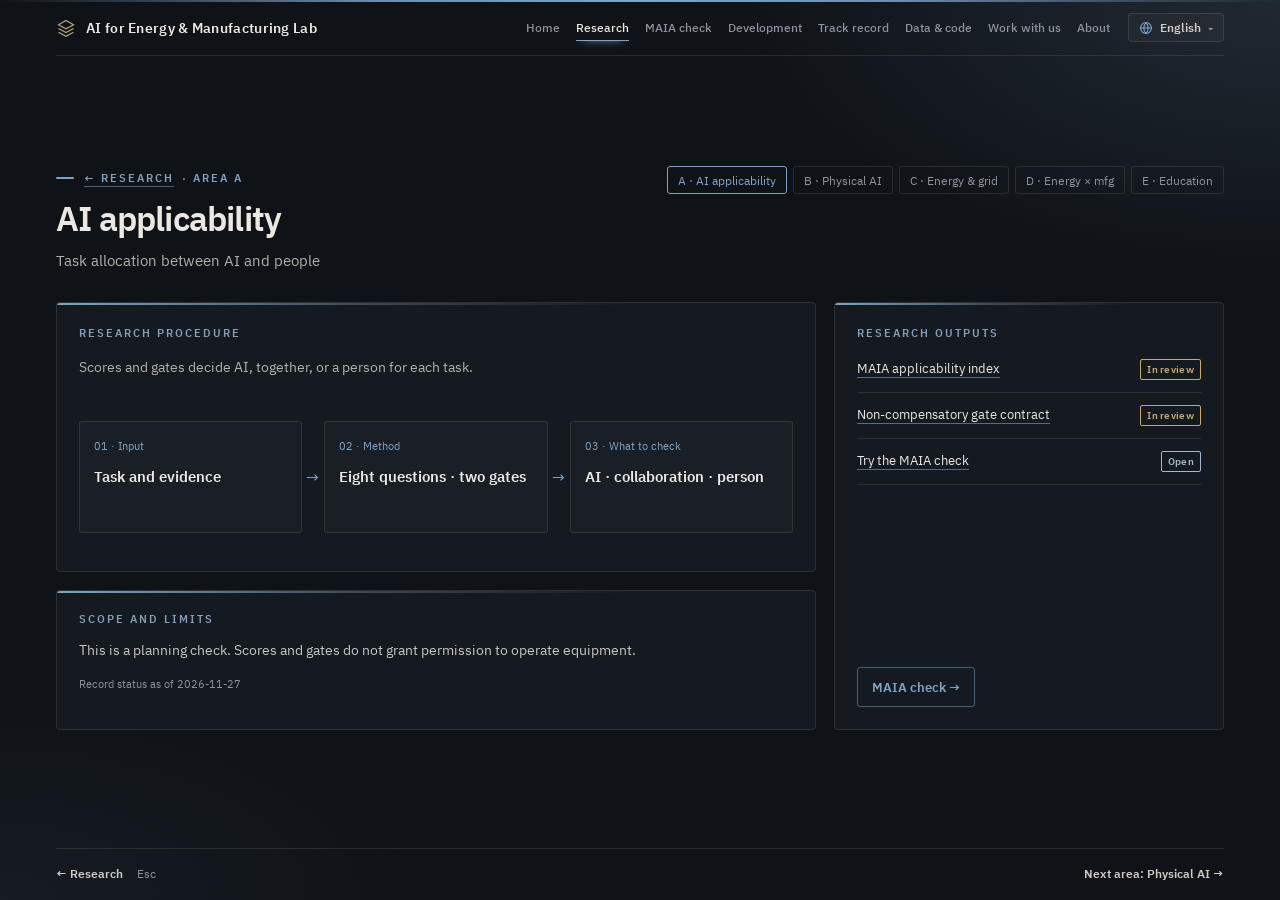
<file: research-ai.html>
<!doctype html>
<html data-published="2026-11-27" lang="ko"><head>
<meta charset="utf-8"><meta name="viewport" content="width=device-width, initial-scale=1">
<title>AI applicability — AI for Energy &amp; Manufacturing Lab</title>
<!-- seo -->
<meta name="description" content="AI for Energy &amp; Manufacturing Lab, Korea Polytechnics (Daegu). We decide, task by task, what AI should take on in energy and manufacturing sites and verify it on real equipment: papers, open data and code, and the MAIA task-allocation check.">
<link rel="canonical" href="https://changhanahn.github.io/maia-lab/research-ai.html">
<meta property="og:type" content="website">
<meta property="og:site_name" content="AI for Energy &amp; Manufacturing Lab">
<meta property="og:title" content="AI applicability — AI for Energy &amp; Manufacturing Lab">
<meta property="og:description" content="AI for Energy &amp; Manufacturing Lab, Korea Polytechnics (Daegu). We decide, task by task, what AI should take on in energy and manufacturing sites and verify it on real equipment: papers, open data and code, and the MAIA task-allocation check.">
<meta property="og:url" content="https://changhanahn.github.io/maia-lab/research-ai.html">
<meta property="og:image" content="https://changhanahn.github.io/maia-lab/media/og-card.jpg">
<meta property="og:image:width" content="1200">
<meta property="og:image:height" content="630">
<meta property="og:image:alt" content="AI for Energy &amp; Manufacturing Lab">
<meta name="twitter:card" content="summary_large_image">
<link rel="stylesheet" href="https://fonts.googleapis.com/css2?family=IBM+Plex+Sans+KR:wght@400;500;600;700&family=IBM+Plex+Mono:wght@400;500&display=swap" media="print" onload="this.media='all'">
<link rel="stylesheet" href="assets/site.css?v=20261024a">
</head><body data-page="map" data-area="A" data-back="map.html?area=A">
<div class="stage" id="stage"><div class="page" id="page">
  <header class="area-head"><div class="ck" id="area-kicker">연구 분야 A</div><h1 class="h2" id="area-title">AI 적용성</h1><p class="lead" id="area-question">작업별 AI·사람 배분</p></header>
  <nav class="area-nav" id="area-nav"></nav>
  <main class="area-content">
    <div class="area-main"><section class="card area-process"><div class="ck" data-ko="연구 절차" data-en="RESEARCH PROCEDURE">연구 절차</div><p id="area-summary">작업마다 점수와 관문으로 AI·협업·사람을 가립니다.</p><ol class="area-steps" id="area-steps"><li><strong>작업·자료</strong></li><li><strong>8문항·관문 2개</strong></li><li><strong>AI·협업·사람 배분</strong></li></ol></section>
    <section class="card area-boundary"><div class="ck" data-ko="적용 범위와 한계" data-en="SCOPE AND LIMITS">적용 범위와 한계</div><p id="area-limit">계획용 진단입니다. 점수와 관문 결과는 실설비 실행 권한이 아닙니다.</p><small data-asof data-ko="실적 상태 기준: 2026-10-21" data-en="Record status as of 2026-10-21">실적 상태 기준: 2026-11-27</small></section></div>
    <section class="card area-products"><div class="ck" data-ko="연구 산출물" data-en="RESEARCH OUTPUTS">연구 산출물</div><div id="area-products"><div class="area-output"><span>MAIA 적용성 지수</span></div><div class="area-output"><span>비보상 관문 계약</span></div><div class="area-output"><span>MAIA 진단 체험</span></div></div><a class="contact-link" id="area-action"></a></section>
  </main>
  <div class="foot"><a id="area-back" data-ko="← 연구 분야" data-en="← Research">← 연구 분야</a><span>Esc</span><a class="r" id="area-next"></a></div>
</div></div>
<script src="assets/research.js?v=20261031a"></script>
<script src="assets/i18n.js?v=20261031a"></script>
<script src="assets/site.js?v=20261031a"></script>
<script src="assets/area.js?v=20261024a"></script>
</body></html>
</file>
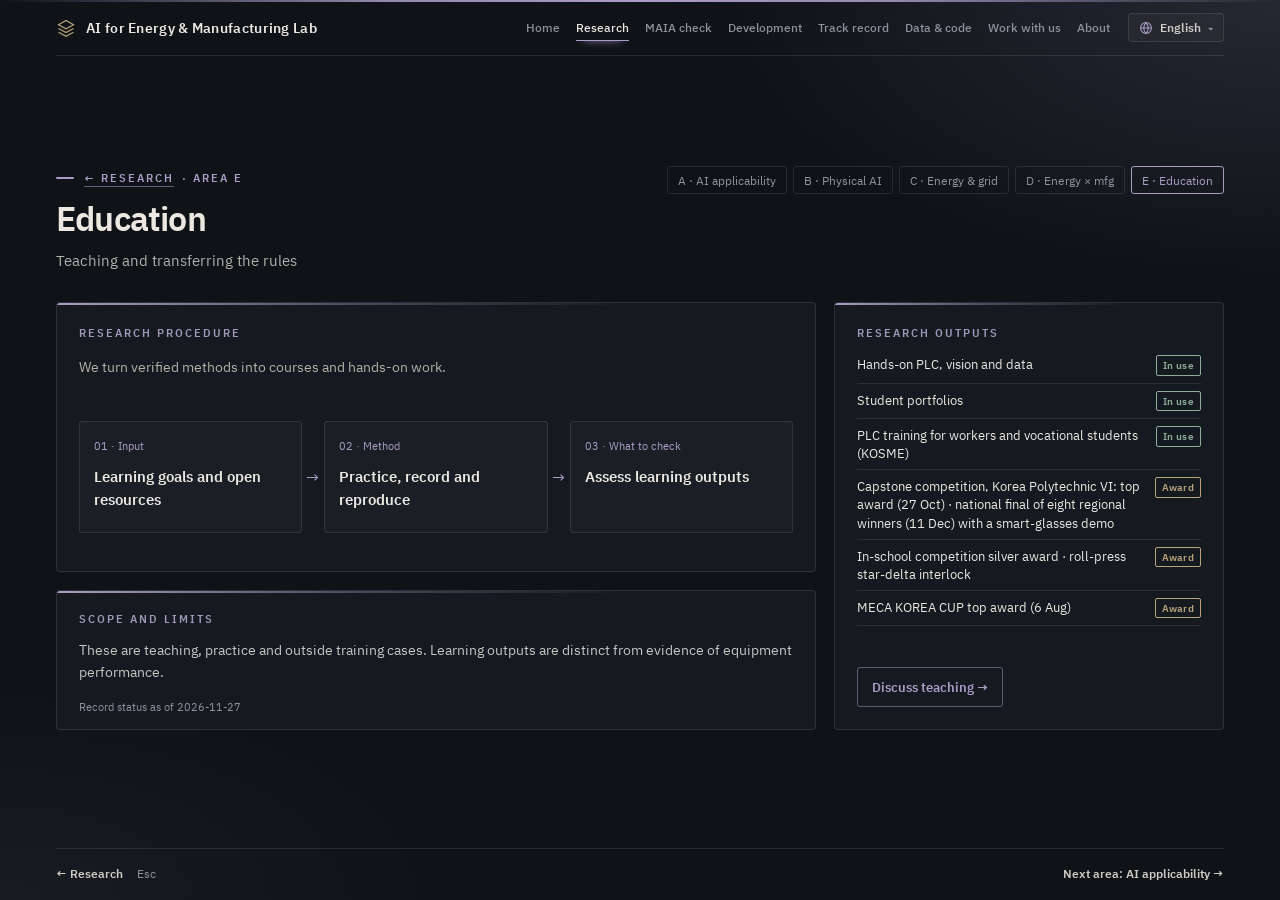
<file: research-education.html>
<!doctype html>
<html data-published="2026-11-27" lang="ko"><head>
<meta charset="utf-8"><meta name="viewport" content="width=device-width, initial-scale=1">
<title>Education and technology transfer — AI for Energy &amp; Manufacturing Lab</title>
<!-- seo -->
<meta name="description" content="AI for Energy &amp; Manufacturing Lab, Korea Polytechnics (Daegu). We decide, task by task, what AI should take on in energy and manufacturing sites and verify it on real equipment: papers, open data and code, and the MAIA task-allocation check.">
<link rel="canonical" href="https://changhanahn.github.io/maia-lab/research-education.html">
<meta property="og:type" content="website">
<meta property="og:site_name" content="AI for Energy &amp; Manufacturing Lab">
<meta property="og:title" content="Education and technology transfer — AI for Energy &amp; Manufacturing Lab">
<meta property="og:description" content="AI for Energy &amp; Manufacturing Lab, Korea Polytechnics (Daegu). We decide, task by task, what AI should take on in energy and manufacturing sites and verify it on real equipment: papers, open data and code, and the MAIA task-allocation check.">
<meta property="og:url" content="https://changhanahn.github.io/maia-lab/research-education.html">
<meta property="og:image" content="https://changhanahn.github.io/maia-lab/media/og-card.jpg">
<meta property="og:image:width" content="1200">
<meta property="og:image:height" content="630">
<meta property="og:image:alt" content="AI for Energy &amp; Manufacturing Lab">
<meta name="twitter:card" content="summary_large_image">
<link rel="stylesheet" href="https://fonts.googleapis.com/css2?family=IBM+Plex+Sans+KR:wght@400;500;600;700&family=IBM+Plex+Mono:wght@400;500&display=swap" media="print" onload="this.media='all'">
<link rel="stylesheet" href="assets/site.css?v=20261024a">
</head><body data-page="map" data-area="E" data-back="map.html?area=E">
<div class="stage" id="stage"><div class="page" id="page">
  <header class="area-head"><div class="ck" id="area-kicker">연구 분야 E</div><h1 class="h2" id="area-title">교육·기술이전</h1><p class="lead" id="area-question">판단 기준의 교육·이전</p></header>
  <nav class="area-nav" id="area-nav"></nav>
  <main class="area-content">
    <div class="area-main"><section class="card area-process"><div class="ck" data-ko="연구 절차" data-en="RESEARCH PROCEDURE">연구 절차</div><p id="area-summary">검증된 방법을 수업과 실습으로 옮깁니다.</p><ol class="area-steps" id="area-steps"><li><strong>학습목표·공개 자료</strong></li><li><strong>실습·기록·재현</strong></li><li><strong>학습 산출물 평가</strong></li></ol></section>
    <section class="card area-boundary"><div class="ck" data-ko="적용 범위와 한계" data-en="SCOPE AND LIMITS">적용 범위와 한계</div><p id="area-limit">수업·실습과 대외 교육 사례입니다. 학습 산출물은 설비 성능의 증거와 구분합니다.</p><small data-asof data-ko="실적 상태 기준: 2026-10-31" data-en="Record status as of 2026-10-31">실적 상태 기준: 2026-11-27</small></section></div>
    <section class="card area-products"><div class="ck" data-ko="연구 산출물" data-en="RESEARCH OUTPUTS">연구 산출물</div><div id="area-products"><div class="area-output"><span>PLC·비전·데이터 실습</span></div><div class="area-output"><span>학생 포트폴리오</span></div><div class="area-output"><span>재직자·직업계고 PLC 교육(중소벤처기업진흥공단)</span></div><div class="area-output"><span>폴리텍Ⅵ대학 캡스톤 작품대회 최우수상(10.27) · 전국 본선(12.11, 지역 1위 8팀) · 스마트안경 시연 추가</span></div><div class="area-output"><span>교내 융합프로젝트 경진대회 은상(11.08) · 롤프레스 Y-Δ 전환 인터록</span></div><div class="area-output"><span>MECA KOREA CUP 미쓰비시전기 최우수상(08.06)</span></div></div><a class="contact-link" id="area-action"></a></section>
  </main>
  <div class="foot"><a id="area-back" data-ko="← 연구 분야" data-en="← Research">← 연구 분야</a><span>Esc</span><a class="r" id="area-next"></a></div>
</div></div>
<script src="assets/research.js?v=20261031a"></script>
<script src="assets/i18n.js?v=20261031a"></script>
<script src="assets/site.js?v=20261031a"></script>
<script src="assets/area.js?v=20261024a"></script>
</body></html>
</file>
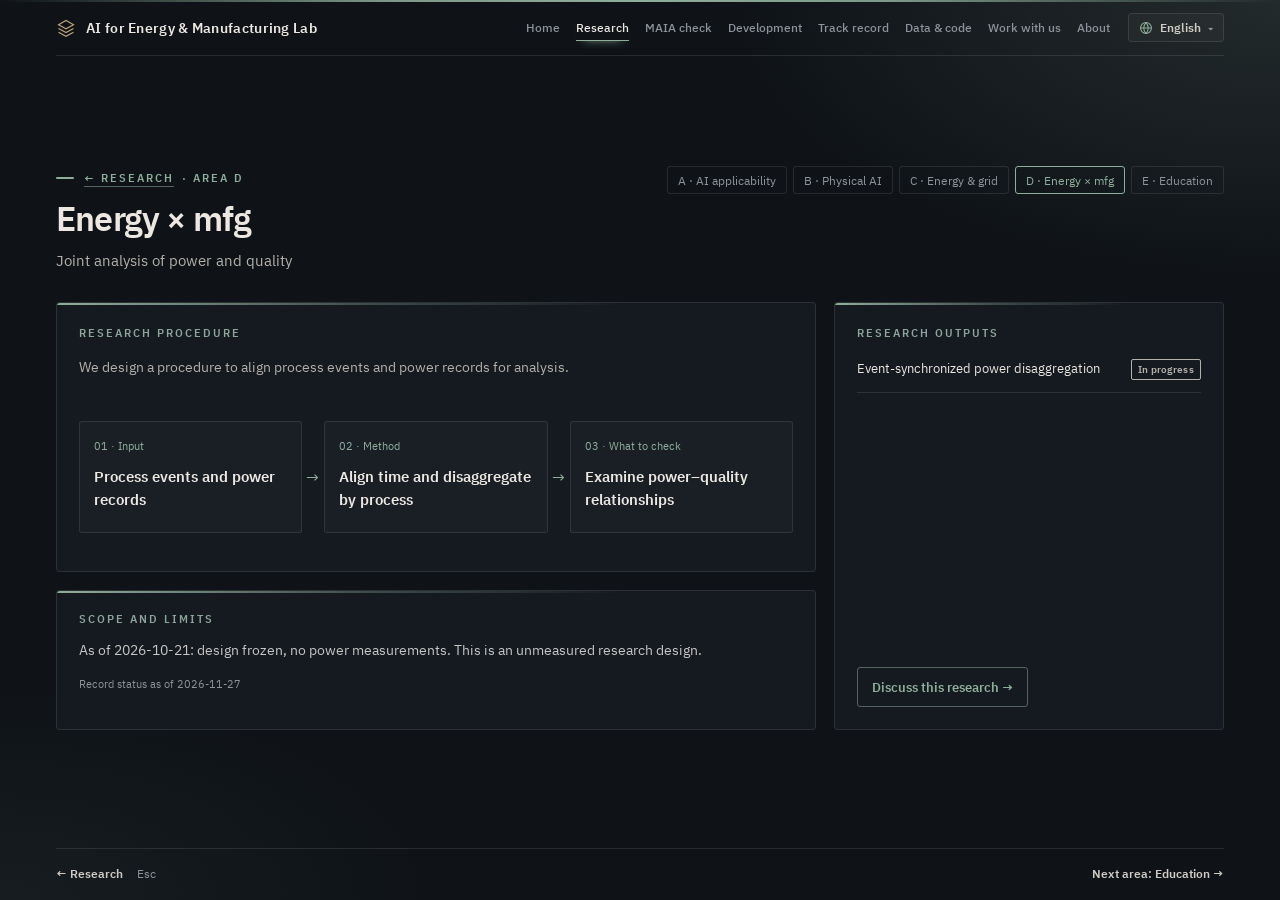
<file: research-energy-manufacturing.html>
<!doctype html>
<html data-published="2026-11-27" lang="ko"><head>
<meta charset="utf-8"><meta name="viewport" content="width=device-width, initial-scale=1">
<title>Energy and manufacturing — AI for Energy &amp; Manufacturing Lab</title>
<!-- seo -->
<meta name="description" content="AI for Energy &amp; Manufacturing Lab, Korea Polytechnics (Daegu). We decide, task by task, what AI should take on in energy and manufacturing sites and verify it on real equipment: papers, open data and code, and the MAIA task-allocation check.">
<link rel="canonical" href="https://changhanahn.github.io/maia-lab/research-energy-manufacturing.html">
<meta property="og:type" content="website">
<meta property="og:site_name" content="AI for Energy &amp; Manufacturing Lab">
<meta property="og:title" content="Energy and manufacturing — AI for Energy &amp; Manufacturing Lab">
<meta property="og:description" content="AI for Energy &amp; Manufacturing Lab, Korea Polytechnics (Daegu). We decide, task by task, what AI should take on in energy and manufacturing sites and verify it on real equipment: papers, open data and code, and the MAIA task-allocation check.">
<meta property="og:url" content="https://changhanahn.github.io/maia-lab/research-energy-manufacturing.html">
<meta property="og:image" content="https://changhanahn.github.io/maia-lab/media/og-card.jpg">
<meta property="og:image:width" content="1200">
<meta property="og:image:height" content="630">
<meta property="og:image:alt" content="AI for Energy &amp; Manufacturing Lab">
<meta name="twitter:card" content="summary_large_image">
<link rel="stylesheet" href="https://fonts.googleapis.com/css2?family=IBM+Plex+Sans+KR:wght@400;500;600;700&family=IBM+Plex+Mono:wght@400;500&display=swap" media="print" onload="this.media='all'">
<link rel="stylesheet" href="assets/site.css?v=20261024a">
</head><body data-page="map" data-area="D" data-back="map.html?area=D">
<div class="stage" id="stage"><div class="page" id="page">
  <header class="area-head"><div class="ck" id="area-kicker">연구 분야 D</div><h1 class="h2" id="area-title">에너지×제조</h1><p class="lead" id="area-question">전력과 품질의 동시 분석</p></header>
  <nav class="area-nav" id="area-nav"></nav>
  <main class="area-content">
    <div class="area-main"><section class="card area-process"><div class="ck" data-ko="연구 절차" data-en="RESEARCH PROCEDURE">연구 절차</div><p id="area-summary">공정 이벤트와 전력을 동기화해 분석하는 연구 절차를 설계합니다.</p><ol class="area-steps" id="area-steps"><li><strong>공정 이벤트·전력 기록</strong></li><li><strong>시각 정렬·공정별 분해</strong></li><li><strong>전력·품질 관계 검토</strong></li></ol></section>
    <section class="card area-boundary"><div class="ck" data-ko="적용 범위와 한계" data-en="SCOPE AND LIMITS">적용 범위와 한계</div><p id="area-limit">2026-10-21 기준, 설계 동결 · 전력 실측 0. 도식은 미측정 연구 설계입니다.</p><small data-asof data-ko="실적 상태 기준: 2026-10-21" data-en="Record status as of 2026-10-21">실적 상태 기준: 2026-11-27</small></section></div>
    <section class="card area-products"><div class="ck" data-ko="연구 산출물" data-en="RESEARCH OUTPUTS">연구 산출물</div><div id="area-products"><div class="area-output"><span>공정 이벤트 동기 전력 분해</span></div></div><a class="contact-link" id="area-action"></a></section>
  </main>
  <div class="foot"><a id="area-back" data-ko="← 연구 분야" data-en="← Research">← 연구 분야</a><span>Esc</span><a class="r" id="area-next"></a></div>
</div></div>
<script src="assets/research.js?v=20261031a"></script>
<script src="assets/i18n.js?v=20261031a"></script>
<script src="assets/site.js?v=20261031a"></script>
<script src="assets/area.js?v=20261024a"></script>
</body></html>
</file>
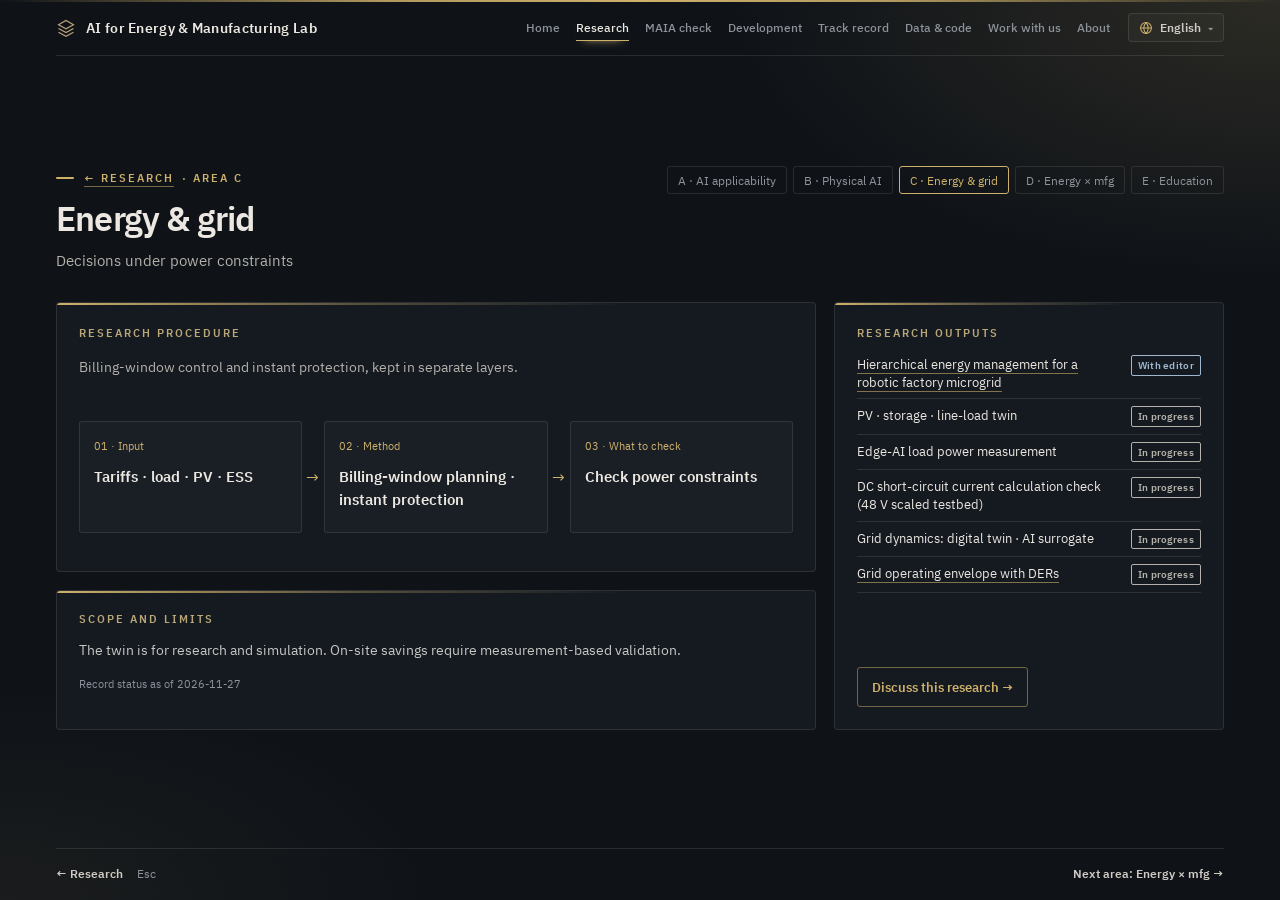
<file: research-energy.html>
<!doctype html>
<html data-published="2026-11-27" lang="ko"><head>
<meta charset="utf-8"><meta name="viewport" content="width=device-width, initial-scale=1">
<title>Energy and power systems — AI for Energy &amp; Manufacturing Lab</title>
<!-- seo -->
<meta name="description" content="AI for Energy &amp; Manufacturing Lab, Korea Polytechnics (Daegu). We decide, task by task, what AI should take on in energy and manufacturing sites and verify it on real equipment: papers, open data and code, and the MAIA task-allocation check.">
<link rel="canonical" href="https://changhanahn.github.io/maia-lab/research-energy.html">
<meta property="og:type" content="website">
<meta property="og:site_name" content="AI for Energy &amp; Manufacturing Lab">
<meta property="og:title" content="Energy and power systems — AI for Energy &amp; Manufacturing Lab">
<meta property="og:description" content="AI for Energy &amp; Manufacturing Lab, Korea Polytechnics (Daegu). We decide, task by task, what AI should take on in energy and manufacturing sites and verify it on real equipment: papers, open data and code, and the MAIA task-allocation check.">
<meta property="og:url" content="https://changhanahn.github.io/maia-lab/research-energy.html">
<meta property="og:image" content="https://changhanahn.github.io/maia-lab/media/og-card.jpg">
<meta property="og:image:width" content="1200">
<meta property="og:image:height" content="630">
<meta property="og:image:alt" content="AI for Energy &amp; Manufacturing Lab">
<meta name="twitter:card" content="summary_large_image">
<link rel="stylesheet" href="https://fonts.googleapis.com/css2?family=IBM+Plex+Sans+KR:wght@400;500;600;700&family=IBM+Plex+Mono:wght@400;500&display=swap" media="print" onload="this.media='all'">
<link rel="stylesheet" href="assets/site.css?v=20261024a">
</head><body data-page="map" data-area="C" data-back="map.html?area=C">
<div class="stage" id="stage"><div class="page" id="page">
  <header class="area-head"><div class="ck" id="area-kicker">연구 분야 C</div><h1 class="h2" id="area-title">에너지·계통</h1><p class="lead" id="area-question">전력 제약 하의 의사결정</p></header>
  <nav class="area-nav" id="area-nav"></nav>
  <main class="area-content">
    <div class="area-main"><section class="card area-process"><div class="ck" data-ko="연구 절차" data-en="RESEARCH PROCEDURE">연구 절차</div><p id="area-summary">요금 구간 제어와 순간 보호를 나눠 공장 마이크로그리드를 운영합니다.</p><ol class="area-steps" id="area-steps"><li><strong>요금·부하·PV·ESS</strong></li><li><strong>요금 구간 계획·순간 보호</strong></li><li><strong>전력 제약 충족 확인</strong></li></ol></section>
    <section class="card area-boundary"><div class="ck" data-ko="적용 범위와 한계" data-en="SCOPE AND LIMITS">적용 범위와 한계</div><p id="area-limit">트윈은 연구·시뮬레이션용입니다. 현장 절감 효과는 실측 검증 대상입니다.</p><small data-asof data-ko="실적 상태 기준: 2026-10-21" data-en="Record status as of 2026-10-21">실적 상태 기준: 2026-11-27</small></section></div>
    <section class="card area-products"><div class="ck" data-ko="연구 산출물" data-en="RESEARCH OUTPUTS">연구 산출물</div><div id="area-products"><div class="area-output"><span>로봇 공장 마이크로그리드 계층형 에너지 관리</span></div><div class="area-output"><span>PV·ESS·라인 부하 트윈</span></div><div class="area-output"><span>엣지 AI 부하 전력 계측</span></div><div class="area-output"><span>직류 배전 단락전류 계산 검증(48 V 축소 시험대)</span></div><div class="area-output"><span>실계통 데이터 기반 배전망 동적특성 해석(디지털트윈·AI 서로게이트)</span></div><div class="area-output"><span>분산자원 배전망 운전가능영역</span></div></div><a class="contact-link" id="area-action"></a></section>
  </main>
  <div class="foot"><a id="area-back" data-ko="← 연구 분야" data-en="← Research">← 연구 분야</a><span>Esc</span><a class="r" id="area-next"></a></div>
</div></div>
<script src="assets/research.js?v=20261031a"></script>
<script src="assets/i18n.js?v=20261031a"></script>
<script src="assets/site.js?v=20261031a"></script>
<script src="assets/area.js?v=20261024a"></script>
</body></html>
</file>
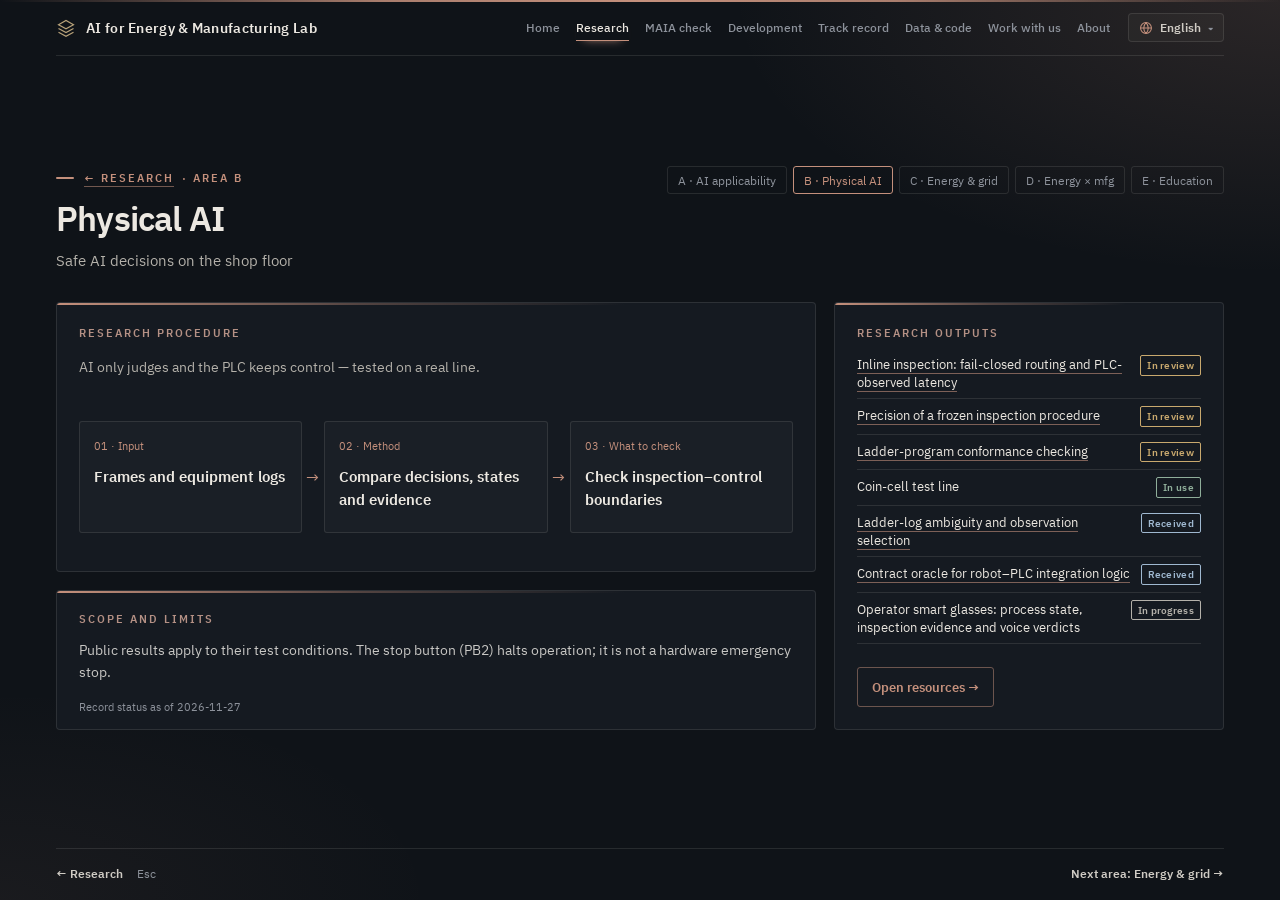
<file: research-manufacturing.html>
<!doctype html>
<html data-published="2026-11-27" lang="ko"><head>
<meta charset="utf-8"><meta name="viewport" content="width=device-width, initial-scale=1">
<title>Manufacturing and physical AI — AI for Energy &amp; Manufacturing Lab</title>
<!-- seo -->
<meta name="description" content="AI for Energy &amp; Manufacturing Lab, Korea Polytechnics (Daegu). We decide, task by task, what AI should take on in energy and manufacturing sites and verify it on real equipment: papers, open data and code, and the MAIA task-allocation check.">
<link rel="canonical" href="https://changhanahn.github.io/maia-lab/research-manufacturing.html">
<meta property="og:type" content="website">
<meta property="og:site_name" content="AI for Energy &amp; Manufacturing Lab">
<meta property="og:title" content="Manufacturing and physical AI — AI for Energy &amp; Manufacturing Lab">
<meta property="og:description" content="AI for Energy &amp; Manufacturing Lab, Korea Polytechnics (Daegu). We decide, task by task, what AI should take on in energy and manufacturing sites and verify it on real equipment: papers, open data and code, and the MAIA task-allocation check.">
<meta property="og:url" content="https://changhanahn.github.io/maia-lab/research-manufacturing.html">
<meta property="og:image" content="https://changhanahn.github.io/maia-lab/media/og-card.jpg">
<meta property="og:image:width" content="1200">
<meta property="og:image:height" content="630">
<meta property="og:image:alt" content="AI for Energy &amp; Manufacturing Lab">
<meta name="twitter:card" content="summary_large_image">
<link rel="stylesheet" href="https://fonts.googleapis.com/css2?family=IBM+Plex+Sans+KR:wght@400;500;600;700&family=IBM+Plex+Mono:wght@400;500&display=swap" media="print" onload="this.media='all'">
<link rel="stylesheet" href="assets/site.css?v=20261024a">
</head><body data-page="map" data-area="B" data-back="map.html?area=B">
<div class="stage" id="stage"><div class="page" id="page">
  <header class="area-head"><div class="ck" id="area-kicker">연구 분야 B</div><h1 class="h2" id="area-title">제조·피지컬 AI</h1><p class="lead" id="area-question">현장 AI 판정의 안전 확보</p></header>
  <nav class="area-nav" id="area-nav"></nav>
  <main class="area-content">
    <div class="area-main"><section class="card area-process"><div class="ck" data-ko="연구 절차" data-en="RESEARCH PROCEDURE">연구 절차</div><p id="area-summary">AI는 판정만 하고, 제어는 PLC가 맡는 구조를 실제 라인에서 시험합니다.</p><ol class="area-steps" id="area-steps"><li><strong>프레임·설비 기록</strong></li><li><strong>판정·상태·증거 대조</strong></li><li><strong>검사·제어 경계 확인</strong></li></ol></section>
    <section class="card area-boundary"><div class="ck" data-ko="적용 범위와 한계" data-en="SCOPE AND LIMITS">적용 범위와 한계</div><p id="area-limit">공개 결과는 해당 시험 조건에 한정됩니다. 정지 버튼(PB2)의 운전정지와 하드웨어 비상정지는 구분합니다.</p><small data-asof data-ko="실적 상태 기준: 2026-10-21" data-en="Record status as of 2026-10-21">실적 상태 기준: 2026-11-27</small></section></div>
    <section class="card area-products"><div class="ck" data-ko="연구 산출물" data-en="RESEARCH OUTPUTS">연구 산출물</div><div id="area-products"><div class="area-output"><span>인라인 검사: 차단 경로와 PLC 관측 지연</span></div><div class="area-output"><span>고정 검사의 반복 정밀도</span></div><div class="area-output"><span>래더 프로그램 적합성 검사</span></div><div class="area-output"><span>코인셀 시험 라인</span></div><div class="area-output"><span>래더 로그 모호성·관측 선택</span></div><div class="area-output"><span>로봇–PLC 통합 로직 계약 판정기</span></div><div class="area-output"><span>작업자 스마트안경: 공정 상태·검사 근거 표시·음성 판정 기록</span></div></div><a class="contact-link" id="area-action"></a></section>
  </main>
  <div class="foot"><a id="area-back" data-ko="← 연구 분야" data-en="← Research">← 연구 분야</a><span>Esc</span><a class="r" id="area-next"></a></div>
</div></div>
<script src="assets/research.js?v=20261031a"></script>
<script src="assets/i18n.js?v=20261031a"></script>
<script src="assets/site.js?v=20261031a"></script>
<script src="assets/area.js?v=20261024a"></script>
</body></html>
</file>
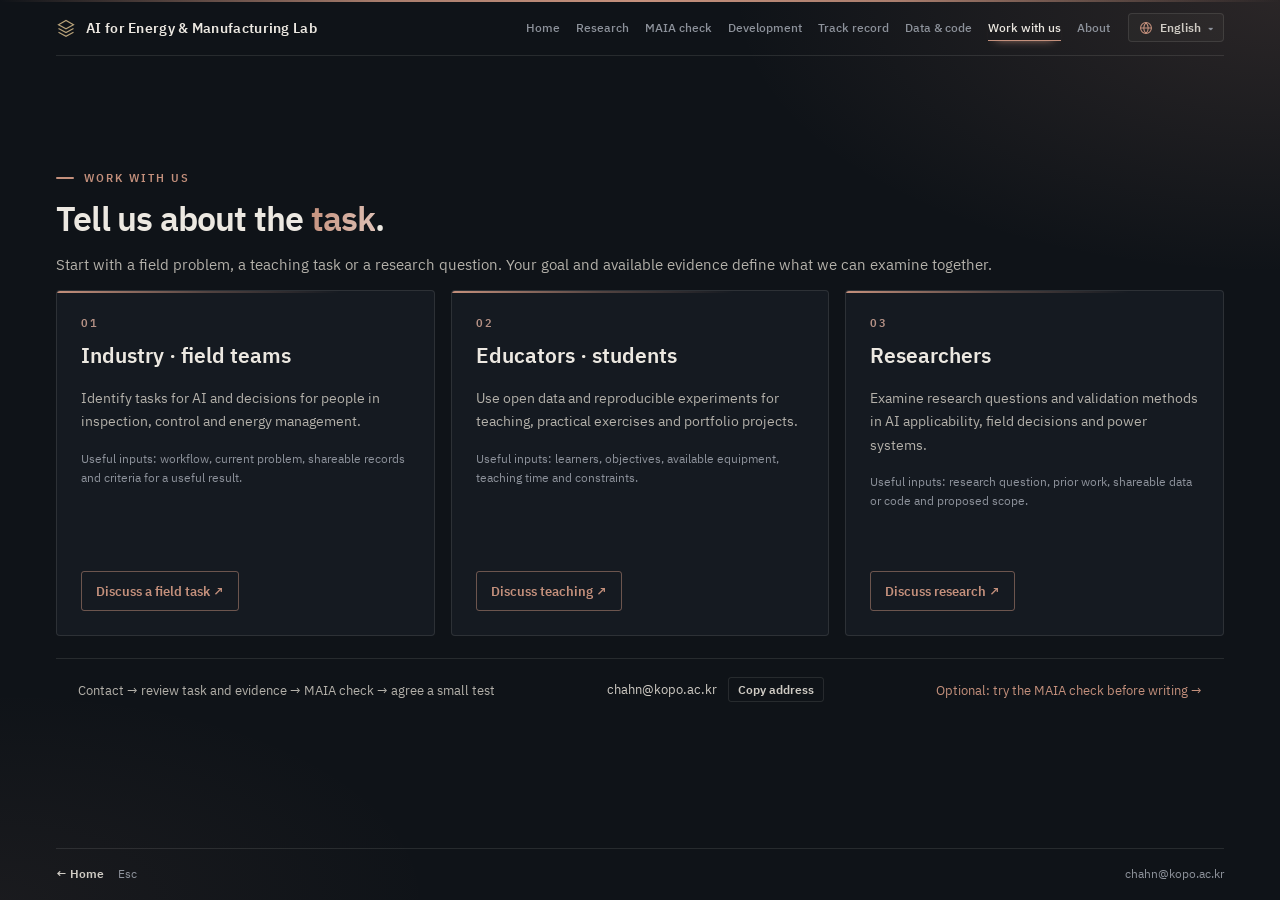
<file: work.html>
<!doctype html>
<html data-published="2026-11-27" lang="ko">
<head>
<meta charset="utf-8">
<meta name="viewport" content="width=device-width, initial-scale=1">
<title>Work with us — AI for Energy &amp; Manufacturing Lab</title>
<!-- seo -->
<meta name="description" content="AI for Energy &amp; Manufacturing Lab, Korea Polytechnics (Daegu). We decide, task by task, what AI should take on in energy and manufacturing sites and verify it on real equipment: papers, open data and code, and the MAIA task-allocation check.">
<link rel="canonical" href="https://changhanahn.github.io/maia-lab/work.html">
<meta property="og:type" content="website">
<meta property="og:site_name" content="AI for Energy &amp; Manufacturing Lab">
<meta property="og:title" content="Work with us — AI for Energy &amp; Manufacturing Lab">
<meta property="og:description" content="AI for Energy &amp; Manufacturing Lab, Korea Polytechnics (Daegu). We decide, task by task, what AI should take on in energy and manufacturing sites and verify it on real equipment: papers, open data and code, and the MAIA task-allocation check.">
<meta property="og:url" content="https://changhanahn.github.io/maia-lab/work.html">
<meta property="og:image" content="https://changhanahn.github.io/maia-lab/media/og-card.jpg">
<meta property="og:image:width" content="1200">
<meta property="og:image:height" content="630">
<meta property="og:image:alt" content="AI for Energy &amp; Manufacturing Lab">
<meta name="twitter:card" content="summary_large_image">
<link rel="stylesheet" href="https://fonts.googleapis.com/css2?family=IBM+Plex+Sans+KR:wght@400;500;600;700&family=IBM+Plex+Mono:wght@400;500&display=swap" media="print" onload="this.media='all'">
<link rel="stylesheet" href="assets/site.css?v=20261024a">
<style>
.work-flow .mail{white-space:nowrap;color:#cfcbc4}
.copy{margin-left:8px;border:1px solid var(--line);background:none;border-radius:3px;padding:3px 9px;font-size:11.5px;font-weight:600;color:#cfcbc4;cursor:pointer}
.copy:hover,.copy:focus-visible{border-color:var(--acc);color:var(--txt);outline:none}
@media (max-width:900px),(max-height:500px){.copy{padding:8px 12px}}
</style>
</head>
<body data-page="work">
<div class="stage" id="stage"><div class="page" id="page">
  <div class="info-head">
    <div class="ck" data-ko="함께하기" data-en="WORK WITH US">함께하기</div>
    <h1 class="h2" data-ko="검토할 <em>작업</em>을 알려 주세요." data-en="Tell us about the <em>task</em>.">검토할 <em>작업</em>을 알려 주세요.</h1>
    <p class="lead" data-ko="현장 문제, 수업 과제, 연구 질문에서 시작합니다. 목적과 보유 자료를 바탕으로 함께 확인할 범위를 정합니다." data-en="Start with a field problem, a teaching task or a research question. Your goal and available evidence define what we can examine together.">현장 문제, 수업 과제, 연구 질문에서 시작합니다. 목적과 보유 자료를 바탕으로 함께 확인할 범위를 정합니다.</p>
  </div>
  <div class="routes">
    <section class="card rise">
      <div class="ck">01</div><h3 data-ko="기업·현장" data-en="Industry · field teams">기업·현장</h3>
      <p data-ko="검사·제어·에너지 관리에서 AI를 적용할 작업과 사람이 맡을 판단을 나눕니다." data-en="Identify tasks for AI and decisions for people in inspection, control and energy management.">검사·제어·에너지 관리에서 AI를 적용할 작업과 사람이 맡을 판단을 나눕니다.</p>
      <p class="inputs" data-ko="준비할 자료: 작업 흐름, 현재 문제, 공유 가능한 기록, 성공을 확인할 기준." data-en="Useful inputs: workflow, current problem, shareable records and criteria for a useful result.">준비할 자료: 작업 흐름, 현재 문제, 공유 가능한 기록, 성공을 확인할 기준.</p>
      <a class="contact-link inquiry" data-topic="0" href="mailto:chahn@kopo.ac.kr" data-ko="현장 작업 문의 ↗" data-en="Discuss a field task ↗">현장 작업 문의 ↗</a>
    </section>
    <section class="card rise" style="animation-delay:.1s">
      <div class="ck">02</div><h3 data-ko="교육자·학생" data-en="Educators · students">교육자·학생</h3>
      <p data-ko="공개 데이터와 재현 가능한 실험을 수업·실습·포트폴리오 과제로 연결합니다." data-en="Use open data and reproducible experiments for teaching, practical exercises and portfolio projects.">공개 데이터와 재현 가능한 실험을 수업·실습·포트폴리오 과제로 연결합니다.</p>
      <p class="inputs" data-ko="준비할 자료: 학습 대상, 학습목표, 사용할 장비, 수업 시간과 제약." data-en="Useful inputs: learners, objectives, available equipment, teaching time and constraints.">준비할 자료: 학습 대상, 학습목표, 사용할 장비, 수업 시간과 제약.</p>
      <a class="contact-link inquiry" data-topic="1" href="mailto:chahn@kopo.ac.kr" data-ko="교육·실습 문의 ↗" data-en="Discuss teaching ↗">교육·실습 문의 ↗</a>
    </section>
    <section class="card rise" style="animation-delay:.2s">
      <div class="ck">03</div><h3 data-ko="연구자" data-en="Researchers">연구자</h3>
      <p data-ko="AI 적용성, 현장 판정, 전력계통 연구의 질문과 검증 방법을 함께 검토합니다." data-en="Examine research questions and validation methods in AI applicability, field decisions and power systems.">AI 적용성, 현장 판정, 전력계통 연구의 질문과 검증 방법을 함께 검토합니다.</p>
      <p class="inputs" data-ko="준비할 자료: 연구 질문, 선행연구, 공개 가능한 데이터·코드, 협업할 범위." data-en="Useful inputs: research question, prior work, shareable data or code and proposed scope.">준비할 자료: 연구 질문, 선행연구, 공개 가능한 데이터·코드, 협업할 범위.</p>
      <a class="contact-link inquiry" data-topic="2" href="mailto:chahn@kopo.ac.kr" data-ko="공동연구 문의 ↗" data-en="Discuss research ↗">공동연구 문의 ↗</a>
    </section>
  </div>
  <div class="work-flow"><span data-ko="문의 → 작업·자료 확인 → MAIA 진단 → 작은 시험의 범위 협의" data-en="Contact → review task and evidence → MAIA check → agree a small test">문의 → 작업·자료 확인 → MAIA 진단 → 작은 시험의 범위 협의</span><span class="mail">chahn@kopo.ac.kr <button class="copy" type="button" data-ko="주소 복사" data-en="Copy address">주소 복사</button></span><a href="maia.html" data-ko="문의 전에 MAIA 진단 해 보기(선택) →" data-en="Optional: try the MAIA check before writing →">문의 전에 MAIA 진단 해 보기(선택) →</a></div>
  <div class="foot"><a href="index.html" data-ko="← 홈으로" data-en="← Home">← 홈으로</a><span>Esc</span><span class="r">chahn@kopo.ac.kr</span></div>
</div></div>
<script src="assets/i18n.js?v=20261031a"></script>
<script src="assets/site.js?v=20261031a"></script>
<script>
(function(){
const L=window.LAB, topics=[['현장 작업 문의','Field task enquiry'],['교육·실습 문의','Teaching enquiry'],['공동연구 문의','Research enquiry']];
L.onLang.push(()=>document.querySelectorAll('.inquiry').forEach(a=>{
  const t=topics[Number(a.dataset.topic)],subject='[AI for Energy & Manufacturing Lab] '+L.T(t[0],t[1]);
  const body=L.T('검토할 작업:\n목적:\n공유 가능한 자료:\n제약과 일정:\n','Task to examine:\nGoal:\nShareable evidence:\nConstraints and timing:\n');
  a.href='mailto:chahn@kopo.ac.kr?subject='+encodeURIComponent(subject)+'&body='+encodeURIComponent(body);
}));
// webmail users without a mail app can copy the address instead
document.querySelector('.work-flow .copy').addEventListener('click',async e=>{
  const b=e.currentTarget;
  try{await navigator.clipboard.writeText('chahn@kopo.ac.kr');b.textContent=L.T('복사했습니다','Copied')}catch(_){b.textContent=L.T('복사 안 됨','Copy failed')}
  setTimeout(()=>L.apply(),1800);
});
})();
</script>
</body>
</html>
</file>
<file: assets/site.css>
:root{
  --bg:#0f1318;--panel:#151a21;--line:rgba(236,232,225,.11);--txt:#ece8e1;--mute:#8d929b;
  --brass:#b9a37a;--ai:#7fa3c7;--co:#c9a96e;--hu:#b77a6f;--sage:#8fae9a;
  --head:"IBM Plex Sans KR","Malgun Gothic",sans-serif;--mono:"IBM Plex Mono",ui-monospace,Consolas,monospace;
}
*{box-sizing:border-box}
:lang(ko){word-break:keep-all;overflow-wrap:break-word}
html,body{margin:0;height:100%;background:var(--bg);color:var(--txt);font-family:"IBM Plex Sans KR",-apple-system,"Segoe UI","Malgun Gothic",sans-serif;-webkit-font-smoothing:antialiased;overflow:hidden}
a{color:inherit;text-decoration:none}
button{font:inherit;color:inherit}
.stage{position:fixed;inset:0;display:grid;place-items:center;background:var(--bg)}
.page{position:absolute;width:1280px;height:720px;transform-origin:center;overflow:hidden}
/* site.js widens the canvas to the window; content blocks stay centred by the extra
   width and height (--ox, --oy) while the top bar and footer run edge to edge. */
@media (min-width:900.01px) and (min-height:500.01px){
  .page>*:not(.top):not(.foot):not(.vmodal):not(.toast){margin:var(--oy,0) var(--ox,0)}
}
/* top bar */
.top{position:absolute;left:56px;right:56px;top:0;height:56px;display:flex;align-items:center;gap:18px;border-bottom:1px solid var(--line);z-index:5}
.brand{display:flex;flex-shrink:0;align-items:center;gap:10px;font-family:var(--head);font-weight:600;letter-spacing:.3px;font-size:14px;white-space:nowrap}
.brand svg{width:20px;height:20px}
.brand small{font-size:10.5px;letter-spacing:0;font-weight:500;color:var(--mute)}
.menu{flex:1;min-width:0;display:flex;justify-content:flex-end;gap:16px;font-size:12px;color:var(--mute);font-weight:500;white-space:nowrap}
.menu a{padding:4px 0;border-bottom:1px solid transparent}
.menu a:hover{color:var(--txt)}
.menu a.on{color:var(--txt);border-bottom-color:var(--acc)}
.menu a.soon{opacity:.4;pointer-events:none}
.menu-btn{display:none}
/* text for screen readers only */
.sr{position:absolute;width:1px;height:1px;overflow:hidden;clip:rect(0 0 0 0);white-space:nowrap}
/* site language: one button showing the current language; the four choices drop down on click */
.lang{position:relative;flex-shrink:0;font-size:12px;font-weight:600}
.lang-cur{display:flex;align-items:center;gap:7px;border:1px solid var(--line);border-radius:4px;background:rgba(236,232,225,.03);color:#cfcbc4;cursor:pointer;padding:5px 10px;transition:border-color .2s,color .2s}
.lang-cur svg{width:14px;height:14px;color:var(--acc)}
.lang-cur i{font-style:normal;font-size:10px;color:var(--mute)}
.lang-cur:hover,.lang-cur[aria-expanded="true"]{border-color:color-mix(in srgb,var(--acc) 55%,var(--line));color:var(--txt)}
.lang-menu{position:absolute;right:0;top:calc(100% + 6px);z-index:20;min-width:132px;display:flex;flex-direction:column;padding:4px;border:1px solid color-mix(in srgb,var(--acc) 35%,var(--line));border-radius:4px;background:var(--panel);box-shadow:0 12px 30px rgba(0,0,0,.45)}
.lang-menu[hidden]{display:none}
.lang-menu button{border:0;background:none;color:#cfcbc4;text-align:left;cursor:pointer;padding:8px 12px;border-radius:3px;font-size:13px;font-weight:500}
.lang-menu button:hover,.lang-menu button:focus-visible{background:rgba(236,232,225,.06);color:var(--txt);outline:none}
.lang-menu button.on{color:var(--acc);font-weight:600}
.lang-menu button.on:after{content:' ✓'}
.lang-cur:focus-visible{outline:2px solid var(--acc);outline-offset:1px}
/* caption language tabs in the video player: one segmented control */
.vlang{display:flex;flex-shrink:0;gap:0;padding:2px;border:1px solid var(--line);border-radius:4px;background:rgba(236,232,225,.03);font-size:11.5px;font-weight:600;letter-spacing:.4px}
.vlang button{border:0;background:none;color:var(--mute);cursor:pointer;padding:4px 9px;border-radius:3px;transition:color .2s,background .2s}
.vlang button:hover{color:var(--txt);background:rgba(236,232,225,.05)}
.vlang button.on{color:var(--acc);background:color-mix(in srgb,var(--acc) 16%,transparent);box-shadow:inset 0 0 0 1px color-mix(in srgb,var(--acc) 45%,transparent)}
.vlang button:focus-visible{outline:2px solid var(--acc);outline-offset:1px}
/* common type */
.kicker{font-size:11.5px;font-weight:600;letter-spacing:3.2px;color:var(--acc);text-transform:uppercase}
.h2{margin:12px 0 0;font-family:var(--head);font-size:34px;line-height:1.25;letter-spacing:-.8px;font-weight:600}
.h2 em{font-style:normal;color:var(--acc)}
.lead{margin:12px 0 0;font-size:15px;color:#b4b1aa;line-height:1.6}
.card{border-radius:4px;background:var(--panel);border:1px solid var(--line);padding:18px 20px;position:relative;overflow:hidden}
.ck{font-size:11px;font-weight:600;letter-spacing:2px;color:var(--mute);display:flex;align-items:center;gap:8px;text-transform:uppercase}
.foot{position:absolute;left:56px;right:56px;bottom:12px;height:40px;display:flex;align-items:center;gap:14px;border-top:1px solid var(--line);padding-top:10px;font-size:12px;color:var(--mute)}
.foot a{font-weight:600;color:#cfcbc4}
.foot .r{margin-left:auto}
.ld{width:7px;height:7px;border-radius:50%;background:var(--sage);animation:ping 2.4s infinite}
@keyframes ping{0%{box-shadow:0 0 0 0 rgba(143,174,154,.5)}100%{box-shadow:0 0 0 8px rgba(143,174,154,0)}}
.rise{animation:rise .8s cubic-bezier(.2,.7,.2,1) both}
@keyframes rise{from{opacity:0;transform:translateY(10px)}to{opacity:1;transform:none}}
.pill{display:inline-block;font-size:11px;font-weight:600;padding:3px 10px;border-radius:2px;white-space:nowrap;border:1px solid;letter-spacing:.3px}
/* Japanese and Chinese: Noto Sans JP / SC are loaded by site.js only when chosen */
html[lang="ja"]{--head:"Noto Sans JP","Hiragino Sans","Yu Gothic",sans-serif}
html[lang="zh-Hans"]{--head:"Noto Sans SC","PingFang SC","Microsoft YaHei",sans-serif}
html[lang="ja"] body{font-family:"Noto Sans JP","Hiragino Sans","Yu Gothic",sans-serif}
html[lang="zh-Hans"] body{font-family:"Noto Sans SC","PingFang SC","Microsoft YaHei",sans-serif}
.foot .mt{font-size:11px;color:#6b7078}
.mt.float{position:absolute;right:56px;top:66px;font-size:11px;color:#6b7078}
/* Fact profiles and collaboration routes share the same one-screen frame. */
.info-head{position:absolute;left:56px;top:80px;width:1168px}
.info-grid{position:absolute;left:56px;top:200px;width:1168px;height:440px;display:grid;grid-template-columns:1fr 1.35fr;gap:18px}
.info-grid .card{padding:24px}
.info-grid h3,.routes h3{font-size:21px;font-weight:600;line-height:1.4;margin:10px 0 16px;color:var(--txt)}
.facts{margin:0;display:grid;gap:16px}
.facts dt{font-size:11px;color:var(--acc);margin-bottom:5px}
.facts dd{font-size:14px;line-height:1.65;margin:0;color:#c8c7c4}
.info-grid p{font-size:14px;line-height:1.7;color:#b4b1aa;margin:10px 0 18px}
.info-links{display:flex;gap:20px;font-size:13px;margin-top:22px;color:var(--acc)}
.contact-link{display:inline-block;border:1px solid color-mix(in srgb,var(--acc) 50%,transparent);padding:10px 14px;border-radius:3px;color:var(--acc);font-size:13px;font-weight:600}
.contact-link:hover,.contact-link:focus-visible{background:color-mix(in srgb,var(--acc) 10%,transparent)}
.routes{position:absolute;left:56px;top:200px;width:1168px;height:346px;display:grid;grid-template-columns:repeat(3,1fr);gap:16px}
.routes .card{display:flex;flex-direction:column;padding:24px}
.routes p{font-size:14px;line-height:1.65;color:#b4b1aa;margin:0 0 16px}
.routes .inputs{font-size:12px;line-height:1.65;color:var(--mute)}
.routes .contact-link{margin-top:auto;align-self:flex-start}
.work-flow{position:absolute;left:56px;top:568px;width:1168px;padding:18px 22px;display:flex;align-items:center;justify-content:space-between;gap:18px;font-size:13px;color:#b4b1aa;border-top:1px solid var(--line)}
.work-flow a{color:var(--acc);white-space:nowrap}
/* Research areas: question, procedure, scope and the existing outputs. */
.area-head{position:absolute;left:56px;top:80px;width:1168px}
.area-head .lead{margin-top:8px}
.area-nav{position:absolute;right:56px;top:76px;display:flex;gap:6px}
/* each area button shows its letter and name (the name comes from the title attribute) */
.area-nav a{display:flex;align-items:center;height:28px;padding:0 10px;border:1px solid var(--line);border-radius:3px;font-size:12px;color:var(--mute);white-space:nowrap}
.area-nav a:after{content:' · ' attr(title);white-space:pre}
.area-nav a[aria-current]{color:var(--acc);border-color:var(--acc)}
.area-nav a:focus-visible,.area-entry:focus-visible{outline:2px solid var(--acc);outline-offset:4px}
.area-content{position:absolute;left:56px;top:212px;width:1168px;height:428px;display:grid;grid-template-columns:760px 390px;gap:18px}
.area-main{display:grid;grid-template-rows:270px 140px;gap:18px}
.area-process{padding:22px}
.area-process>p{font-size:14px;line-height:1.65;color:#b4b1aa;margin:14px 0 20px;min-height:46px}
.area-steps{list-style:none;margin:0;padding:0;display:grid;grid-template-columns:repeat(3,1fr);gap:22px}
.area-steps li{position:relative;min-height:112px;padding:16px 14px;border:1px solid var(--line);border-radius:3px;background:rgba(236,232,225,.025)}
.area-steps li+li:before{content:'→';position:absolute;left:-19px;top:44px;color:var(--acc)}
.area-steps small{display:block;font-size:11px;color:var(--acc);margin-bottom:12px}
.area-steps strong{display:block;font-size:15px;line-height:1.5;font-weight:600}
.area-boundary{padding:20px 22px}
.area-boundary p{font-size:14px;color:#c8c7c4;line-height:1.6;margin:12px 0 10px}
.area-boundary small{font-size:11px;color:var(--mute)}
.area-products{display:flex;flex-direction:column;padding:22px}
#area-products{display:flex;flex-direction:column;gap:12px;margin-top:18px}
.area-output{display:grid;grid-template-columns:1fr auto;gap:10px;align-items:start;border-bottom:1px solid var(--line);padding-bottom:12px;font-size:13px;line-height:1.5}
.area-output a{text-decoration:underline;text-decoration-color:color-mix(in srgb,var(--acc) 60%,transparent);text-underline-offset:4px}
.area-output .pill{font-size:10px;padding:2px 6px}
#area-products.dense{gap:7px;margin-top:14px}
#area-products.dense .area-output{padding-bottom:7px;font-size:12.5px;line-height:1.45}
.area-products>.contact-link{margin-top:auto;align-self:flex-start}
.p:target{outline:1px solid var(--acc);outline-offset:2px}

/* Page accent. Muted tones at about the brass lightness; the brand mark stays brass on
   every page and colours that encode data (series, map core) do not follow the accent. */
:root{--acc:var(--brass)}
body[data-page="map"]{--acc:#9fb8d0}
body[data-page="maia"]{--acc:#7fa3c7}
body[data-page="record"]{--acc:#c9a96e}
body[data-page="open"]{--acc:#8fae9a}
body[data-page="data"]{--acc:#7fb3ad}
body[data-page="work"]{--acc:#c4907c}
body[data-page="about"]{--acc:#aa9cc6}
body[data-area="A"]{--acc:#7fa3c7}
body[data-area="B"]{--acc:#c4907c}
body[data-area="C"]{--acc:#cdb06a}
body[data-area="D"]{--acc:#8fae9a}
body[data-area="E"]{--acc:#aa9cc6}
.page{background:
  radial-gradient(760px 380px at 100% 0,color-mix(in srgb,var(--acc) 15%,transparent),transparent 72%),
  radial-gradient(620px 300px at 0 100%,color-mix(in srgb,var(--acc) 6%,transparent),transparent 70%)}

/* Page highlight: one accent hairline over the top bar, a lit top edge on each card,
   the heading's emphasised word in an accent sweep and a short bar before the section label.
   Kept to the page accent so each page reads in its own colour without competing marks. */
.page:before{content:'';position:absolute;left:0;right:0;top:0;height:2px;z-index:6;pointer-events:none;
  background:linear-gradient(90deg,transparent,color-mix(in srgb,var(--acc) 85%,transparent) 30%,var(--acc) 50%,color-mix(in srgb,var(--acc) 85%,transparent) 70%,transparent)}
.menu a.on{box-shadow:0 6px 10px -8px var(--acc)}
.card:before{content:'';position:absolute;left:0;right:0;top:0;height:2px;pointer-events:none;
  background:linear-gradient(90deg,var(--acc),color-mix(in srgb,var(--acc) 35%,transparent) 40%,transparent 75%)}
.card .ck{color:color-mix(in srgb,var(--acc) 72%,var(--mute))}
.card{transition:border-color .25s}
.card:hover{border-color:color-mix(in srgb,var(--acc) 30%,var(--line))}
.h2 em{background:linear-gradient(100deg,var(--acc),color-mix(in srgb,var(--acc) 55%,#fff));-webkit-background-clip:text;background-clip:text;color:transparent}
.head>.ck:first-child,.info-head>.ck:first-child,.area-head>.ck:first-child{color:var(--acc)}
.head>.ck:first-child:before,.info-head>.ck:first-child:before,.area-head>.ck:first-child:before,.kicker:before{content:'';display:inline-block;width:18px;height:2px;margin-right:2px;vertical-align:middle;background:var(--acc);border-radius:1px}
.head>.ck:has(.status-dot):before{display:none}
/* a section label that also leads back to its parent page */
.ck a.up{color:inherit;text-decoration:underline;text-decoration-color:color-mix(in srgb,var(--acc) 55%,transparent);text-underline-offset:4px}
.ck a.up:hover{color:var(--txt)}

/* Phones and small tablets: the 1280x720 canvas would shrink below about 0.7x (text under
   10 px), so at 900 px wide or 500 px tall each page's blocks stack in one scrolling column. */
@media (max-width:900px),(max-height:500px){
  /* clip, not hidden: hidden would make body a scroll box and stop the sticky top bar */
  html,body{height:auto;overflow:visible;overflow-x:clip}
  .stage{position:static;display:block}
  .page{position:relative;width:100%;height:auto;transform:none!important;overflow:visible;padding:0 16px 28px}
  .page>*:not(.vmodal):not(.toast){position:relative!important;left:auto!important;right:auto!important;top:auto!important;bottom:auto!important;width:auto!important;height:auto!important;max-width:100%;margin-top:22px}
  .page>.top{margin-top:0}
  /* the top bar stays on screen while reading; the menu folds behind a button */
  /* in-page links land below the pinned top bar */
  [id]{scroll-margin-top:76px}
  #page>.top{position:sticky!important;top:0!important;z-index:30;margin:0 -16px!important;padding:8px 16px!important;background:var(--bg);flex-wrap:wrap;gap:8px 10px;border-bottom:1px solid var(--line)}
  .brand{flex:1;min-width:0;white-space:normal;font-size:13.5px}
  .menu-btn{display:flex;align-items:center;gap:6px;border:1px solid var(--line);border-radius:4px;background:rgba(236,232,225,.03);color:#cfcbc4;padding:10px 12px;font-size:13px;font-weight:600;cursor:pointer}
  .menu-btn i{font-style:normal;color:var(--acc)}
  .top:not(.open) .menu{display:none}
  /* tap targets of at least 36 px on phones */
  .menu{order:3;flex-basis:100%;flex-wrap:wrap;justify-content:flex-start;gap:0 8px;font-size:14px;white-space:normal;padding-bottom:4px}
  .menu a{padding:9px 6px;min-width:36px;text-align:center}
  .lang-cur{padding:10px 12px}
  .lang-menu button{padding:12px 14px;font-size:14px}
  .foot a{display:inline-block;padding:9px 0}
  .ck a{display:inline-block;padding:9px 0}
  .area-output a{display:inline-block;padding:6px 0}
  .work-flow a,.dl,.meta a{display:inline-block;padding:9px 0}
  .h2{font-size:27px;letter-spacing:-.5px}
  .lead{font-size:14.5px}
  .card{padding:16px}
  .foot{flex-wrap:wrap;height:auto;padding-top:12px}
  .foot>span:not(.r):not(.mt){display:none}
  .foot .r{margin-left:0;flex-basis:100%}
  .info-grid,.routes,.area-content,.area-main{display:flex!important;flex-direction:column;gap:14px}
  .work-flow{flex-direction:column;align-items:flex-start;padding:16px 0}
  .area-nav{margin-top:14px;flex-wrap:wrap;gap:8px}
  .area-nav a{height:38px;padding:0 12px;font-size:13px}
  .area-steps{grid-template-columns:1fr;gap:10px}
  .area-steps li{min-height:0}
  .area-steps li+li:before{content:'↓';left:auto;right:14px;top:14px}
  .area-process>p{min-height:0}
  .mt.float{position:static}
}
</file>
